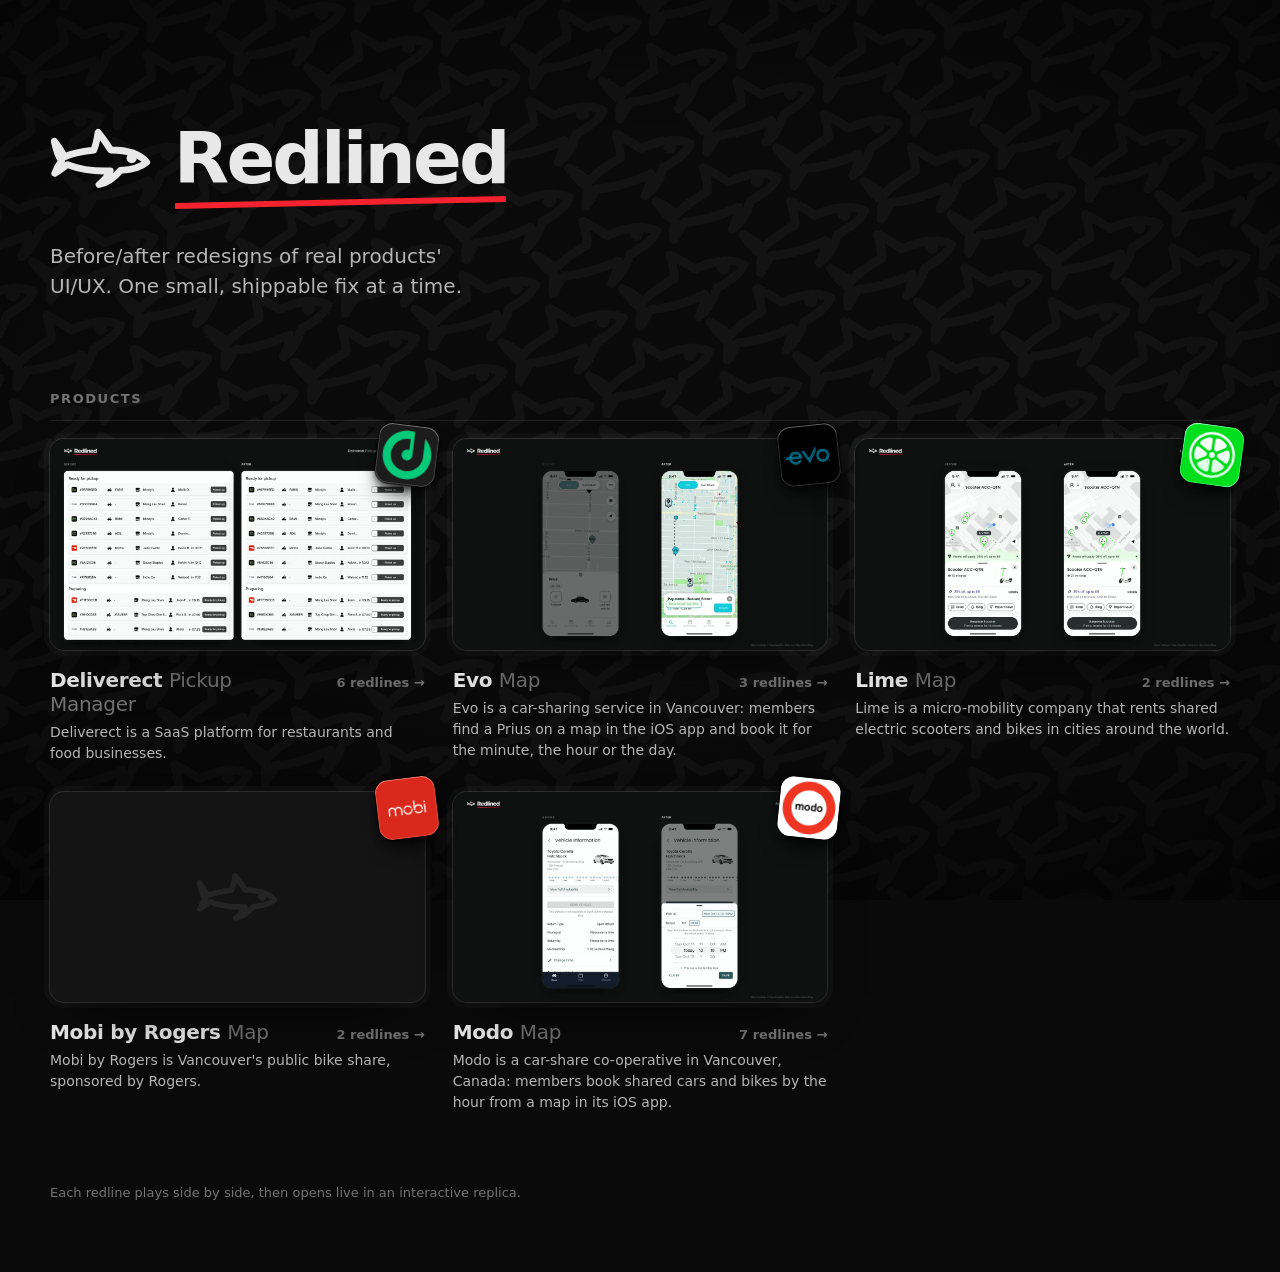
<file: index.html>
<!doctype html>
<!-- Series home: one card per product, linking to its previewer. List: products.js (generated by _tools/sync.py).
     Works from file:// (double-click) as well as from GitHub Pages. -->
<html lang="en">
<head>
<meta charset="UTF-8">
<meta name="viewport" content="width=device-width, initial-scale=1">
<title>Redlined</title>
<meta name="description" content="Before/after redesigns of real products' UI/UX.">
<meta name="theme-color" content="#0a0a0a">
<link rel="icon" type="image/svg+xml" href="_tools/logo.svg">
<link rel="stylesheet" href="_tools/brand.css">
<style>
  * { box-sizing: border-box; }
  html { background: var(--bg); color-scheme: dark; }
  body { --pattern-opacity: .035; margin: 0; min-height: 100vh; color: var(--ink); font-family: -apple-system, "SF Pro Text", system-ui, sans-serif; -webkit-font-smoothing: antialiased; }
  main { position: relative; z-index: 1; width: min(1180px, 100% - 48px); margin: 0 auto; padding: clamp(56px, 12vh, 128px) 0 72px; }
  .hero { --brand-size: clamp(40px, 7vw, 72px); }
  .hero p { max-width: 34ch; margin: 28px 0 0; font-size: clamp(17px, 2vw, 20px); line-height: 1.5; color: var(--ink-2); text-wrap: balance; }
  h2 { margin: clamp(56px, 10vh, 96px) 0 18px; padding-bottom: 14px; border-bottom: 1px solid var(--line);
    font-size: 13px; font-weight: 600; letter-spacing: .12em; text-transform: uppercase; color: var(--muted); }
  .grid { display: grid; grid-template-columns: repeat(auto-fill, minmax(min(100%, 360px), 1fr)); gap: 28px; }
  .card { display: block; color: inherit; text-decoration: none; border-radius: 16px; outline-offset: 6px; }
  .art { position: relative; }
  .cover { position: relative; aspect-ratio: 16 / 9; border-radius: 14px; overflow: hidden; background: var(--bg-raise);
    box-shadow: 0 0 0 1px #ffffff1f, 0 24px 60px -30px #000, 0 0 0 6px #ffffff08; transition: transform .5s var(--ease), box-shadow .5s var(--ease); }
  .cover img { display: block; width: 100%; height: 100%; object-fit: cover; }
  .card:hover .cover { transform: translateY(-3px); box-shadow: 0 0 0 1px #ffffff33, 0 32px 70px -30px #000, 0 0 0 6px #ffffff0d; }
  /* App icon: a sticker tucked on the cover's top-right corner, overhanging it (inside the grid gap and page gutter). */
  .icon { --tilt: 7deg; position: absolute; z-index: 1; top: -14px; right: -12px; width: 60px; aspect-ratio: 1; border-radius: 22.5%; rotate: var(--tilt); background: var(--bg-raise);
    box-shadow: 0 0 0 1px #0000008c, 0 14px 22px -8px #000d, 0 3px 7px #0009; transition: rotate .5s var(--ease), translate .5s var(--ease), box-shadow .5s var(--ease); pointer-events: none; }
  .icon img { display: block; width: 100%; height: 100%; border-radius: inherit; }
  .icon::after { content: ''; position: absolute; inset: 0; border-radius: inherit; box-shadow: inset 0 0 0 1px #ffffff2e, inset 0 1px 0 #ffffff40; }
  .card:hover .icon { rotate: 0deg; translate: 0 -6px; box-shadow: 0 0 0 1px #0000008c, 0 22px 28px -10px #000d, 0 4px 9px #0009; }
  .meta { display: flex; align-items: baseline; justify-content: space-between; gap: 16px; margin-top: 18px; }
  .meta h3 { margin: 0; font-size: 20px; font-weight: 650; letter-spacing: -.015em; }
  .meta h3 span { color: var(--muted); font-weight: 500; }
  .count { flex-shrink: 0; font-size: 13px; font-weight: 600; color: var(--muted); font-variant-numeric: tabular-nums; transition: color .2s ease; }
  .card:hover .count { color: var(--accent-ink); }
  .card p { margin: 6px 0 0; font-size: 14px; line-height: 1.5; color: var(--ink-2); }
  footer { margin-top: 72px; font-size: 13px; color: var(--muted); }
  a:focus-visible { outline: 2px solid var(--accent); }
  @media (max-width: 480px) { .icon { width: 44px; top: -10px; right: -8px; } }
  @media (prefers-reduced-motion: reduce) { * { transition: none !important; } }
</style>
</head>
<body>
  <div class="brand-bg"></div>
  <main>
    <section class="hero">
      <h1 class="brand" style="margin: 0"><span class="brand-mark"></span><span class="brand-word">Redlined</span></h1>
      <p>Before/after redesigns of real products' UI/UX. One small, shippable fix at a time.</p>
    </section>
    <h2>Products</h2>
    <div class="grid" id="grid"></div>
    <footer>Each redline plays side by side, then opens live in an interactive replica.</footer>
  </main>
<script src="products.js"></script>
<script>
  // Classic script so the page also works from file://.
  const TILTS = [7, -6, 8, -7, 6];  // degrees, by card index: a few degrees off square, never the same twice in a row
  const esc = text => String(text).replace(/[&<>"]/g, c => `&#${c.charCodeAt(0)};`);
  document.querySelector('#grid').innerHTML = REDLINED_PRODUCTS.map(({ product, name, label, about, cover, icon, count }, i) => {
    const surface = label.split(' · ').slice(1).join(' · ');
    return `<a class="card" href="${product}/index.html">
      <div class="art">
        <div class="cover${cover ? '' : ' brand-placeholder'}">${cover ? `<img src="${cover}" alt="" width="1280" height="720" decoding="async">` : ''}</div>
        ${icon ? `<span class="icon" style="--tilt: ${TILTS[i % TILTS.length]}deg"><img src="${icon}" alt="" width="256" height="256" decoding="async"></span>` : ''}
      </div>
      <div class="meta"><h3>${esc(name)}${surface ? ` <span>${esc(surface)}</span>` : ''}</h3><span class="count">${count} redline${count === 1 ? '' : 's'} →</span></div>
      ${about ? `<p>${esc(about)}</p>` : ''}
    </a>`;
  }).join('');
</script>
</body>
</html>
</file>
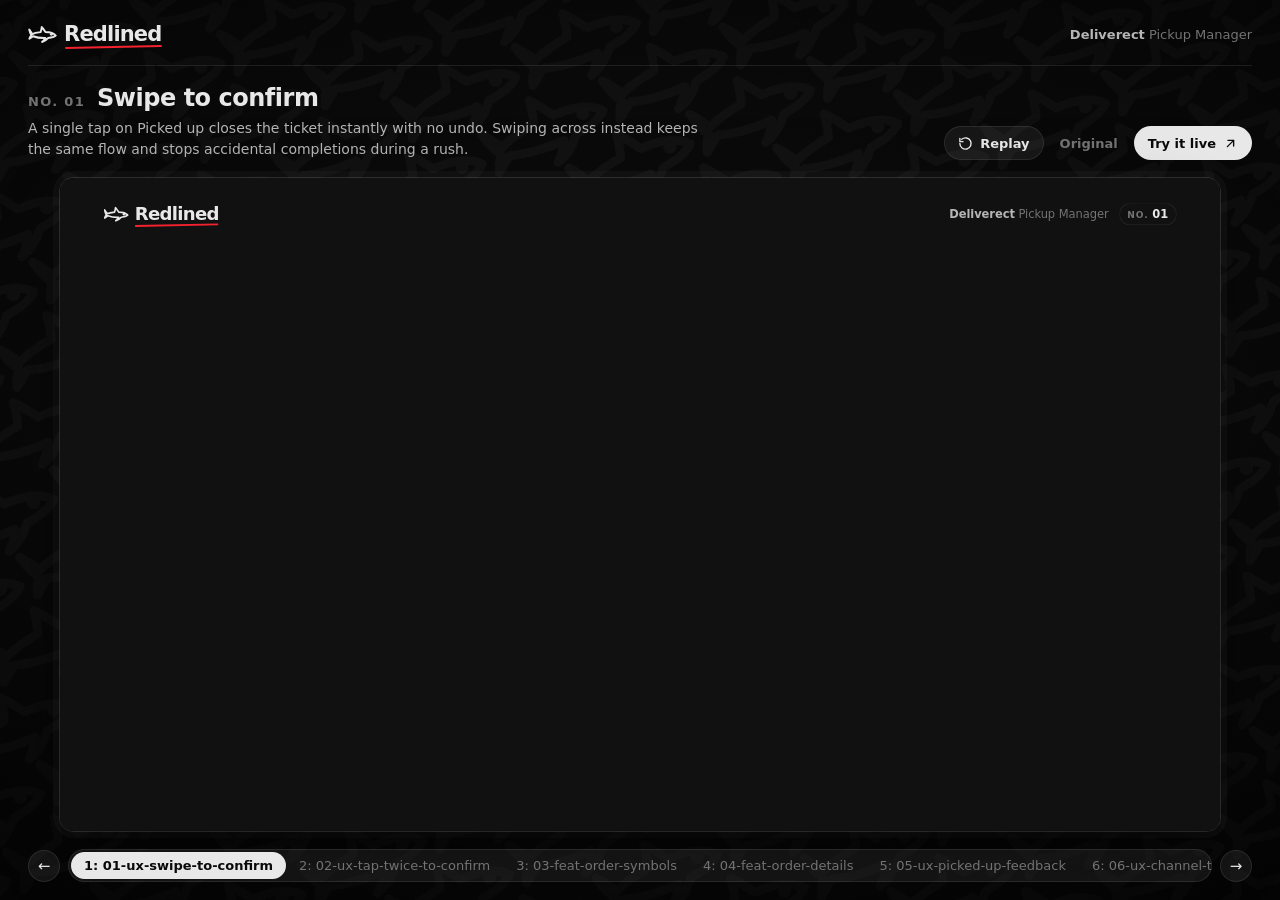
<file: deliverect/index.html>
<!doctype html>
<!-- Previewer: runs each redline live in the stage, with replay and a link to the live, interactive mock.
     Works from file:// (double-click) and from _tools/serve.py. List: _shared/redlines.js (generated by _tools/sync.py). Deep link: #<folder> -->
<html lang="en">
<head>
<meta charset="UTF-8">
<meta name="viewport" content="width=device-width, initial-scale=1">
<meta name="theme-color" content="#0a0a0a">
<title>Redlined · Deliverect</title>
<link rel="icon" type="image/svg+xml" href="../_tools/logo.svg">
<link rel="stylesheet" href="../_tools/brand.css">
<link rel="stylesheet" href="../_tools/previewer.css">
</head>
<body>
  <div class="brand-bg"></div>
  <div class="top">
    <a class="brand home" href="../index.html" aria-label="Redlined home"><span class="brand-mark"></span><span class="brand-word">Redlined</span></a>
    <div class="product" id="product"></div>
  </div>
  <header>
    <div>
      <h1><span class="n" id="n"></span><span id="title"></span></h1>
      <p id="caption"></p>
    </div>
    <div class="actions">
      <button class="btn" id="replay-btn" type="button">
        <svg viewBox="0 0 24 24" fill="none" stroke="currentColor" stroke-width="2.2" stroke-linecap="round" stroke-linejoin="round" aria-hidden="true"><path d="M3 12a9 9 0 1 0 3-6.7"/><path d="M3 4v5h5"/></svg>Replay
      </button>
      <a class="btn quiet" id="original" target="_blank" rel="noopener">Original</a>
      <a class="btn primary" id="live" target="_blank" rel="noopener">
        Try it live
        <svg viewBox="0 0 24 24" fill="none" stroke="currentColor" stroke-width="2.2" stroke-linecap="round" stroke-linejoin="round" aria-hidden="true"><path d="M7 17 17 7"/><path d="M8 7h9v9"/></svg>
      </a>
    </div>
  </header>
  <div class="player">
    <div class="screen" id="screen">
      <iframe id="stage" title="Redline preview" allow="autoplay"></iframe>
      <div class="empty brand-placeholder with-text" id="empty" hidden></div>
    </div>
  </div>
  <nav aria-label="Redlines">
    <button class="arrow" id="prev" aria-label="Previous redline">←</button>
    <div class="seg" id="seg"></div>
    <button class="arrow" id="next" aria-label="Next redline">→</button>
  </nav>
<script src="_shared/redlines.js"></script>
<script src="../_tools/previewer.js"></script>
</body>
</html>
</file>
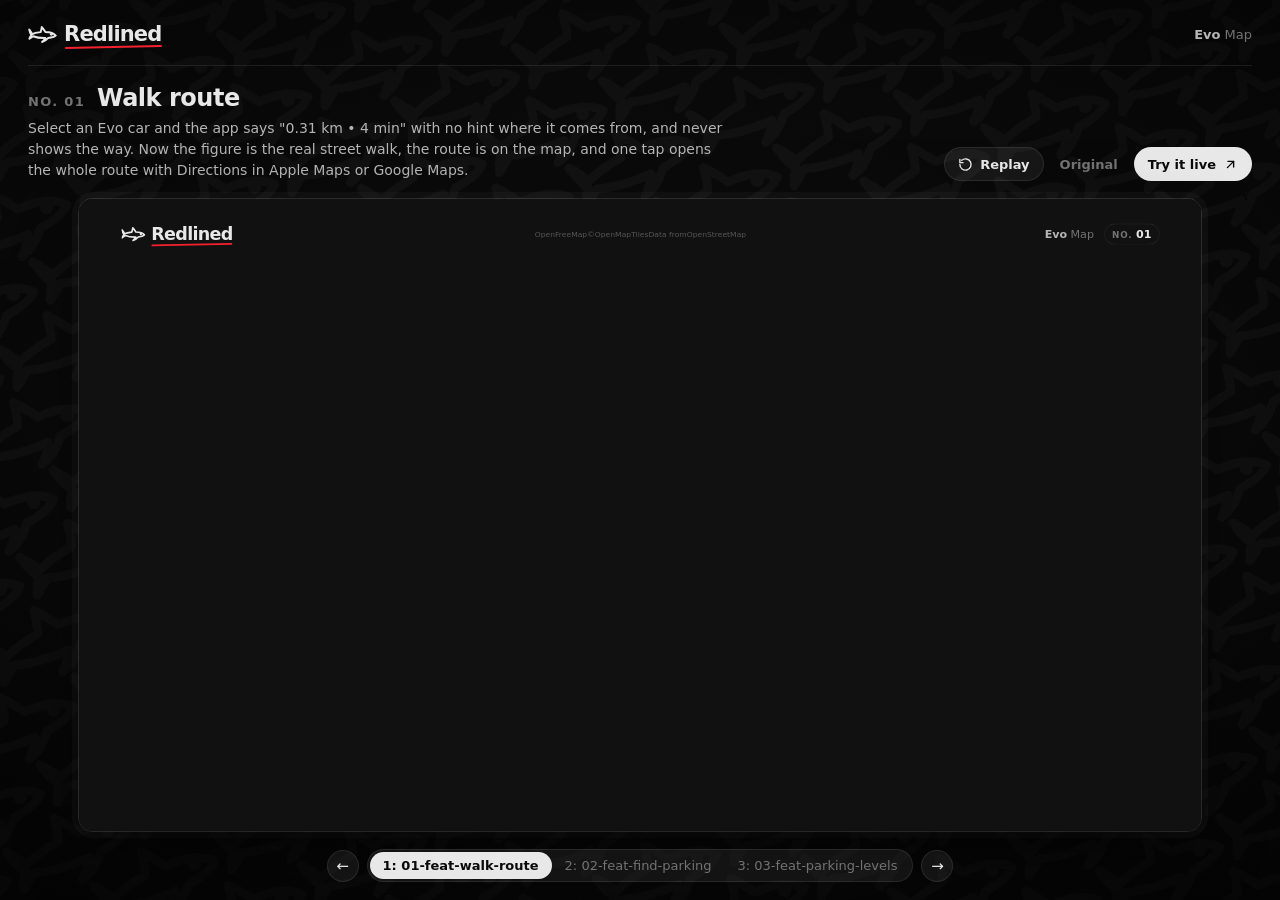
<file: evo/index.html>
<!doctype html>
<!-- Previewer: runs each redline live in the stage, with replay and a link to the live, interactive mock.
     Works from file:// (double-click) and from _tools/serve.py. List: _shared/redlines.js (generated by _tools/sync.py). Deep link: #<folder> -->
<html lang="en">
<head>
<meta charset="UTF-8">
<meta name="viewport" content="width=device-width, initial-scale=1">
<meta name="theme-color" content="#0a0a0a">
<title>Redlined · Evo</title>
<link rel="icon" type="image/svg+xml" href="../_tools/logo.svg">
<link rel="stylesheet" href="../_tools/brand.css">
<link rel="stylesheet" href="../_tools/previewer.css">
</head>
<body>
  <div class="brand-bg"></div>
  <div class="top">
    <a class="brand home" href="../index.html" aria-label="Redlined home"><span class="brand-mark"></span><span class="brand-word">Redlined</span></a>
    <div class="product" id="product"></div>
  </div>
  <header>
    <div>
      <h1><span class="n" id="n"></span><span id="title"></span></h1>
      <p id="caption"></p>
    </div>
    <div class="actions">
      <button class="btn" id="replay-btn" type="button">
        <svg viewBox="0 0 24 24" fill="none" stroke="currentColor" stroke-width="2.2" stroke-linecap="round" stroke-linejoin="round" aria-hidden="true"><path d="M3 12a9 9 0 1 0 3-6.7"/><path d="M3 4v5h5"/></svg>Replay
      </button>
      <a class="btn quiet" id="original" target="_blank" rel="noopener">Original</a>
      <a class="btn primary" id="live" target="_blank" rel="noopener">
        Try it live
        <svg viewBox="0 0 24 24" fill="none" stroke="currentColor" stroke-width="2.2" stroke-linecap="round" stroke-linejoin="round" aria-hidden="true"><path d="M7 17 17 7"/><path d="M8 7h9v9"/></svg>
      </a>
    </div>
  </header>
  <div class="player">
    <div class="screen" id="screen">
      <iframe id="stage" title="Redline preview" allow="autoplay"></iframe>
      <div class="empty brand-placeholder with-text" id="empty" hidden></div>
    </div>
  </div>
  <nav aria-label="Redlines">
    <button class="arrow" id="prev" aria-label="Previous redline">←</button>
    <div class="seg" id="seg"></div>
    <button class="arrow" id="next" aria-label="Next redline">→</button>
  </nav>
<script src="_shared/redlines.js"></script>
<script src="../_tools/previewer.js"></script>
</body>
</html>
</file>
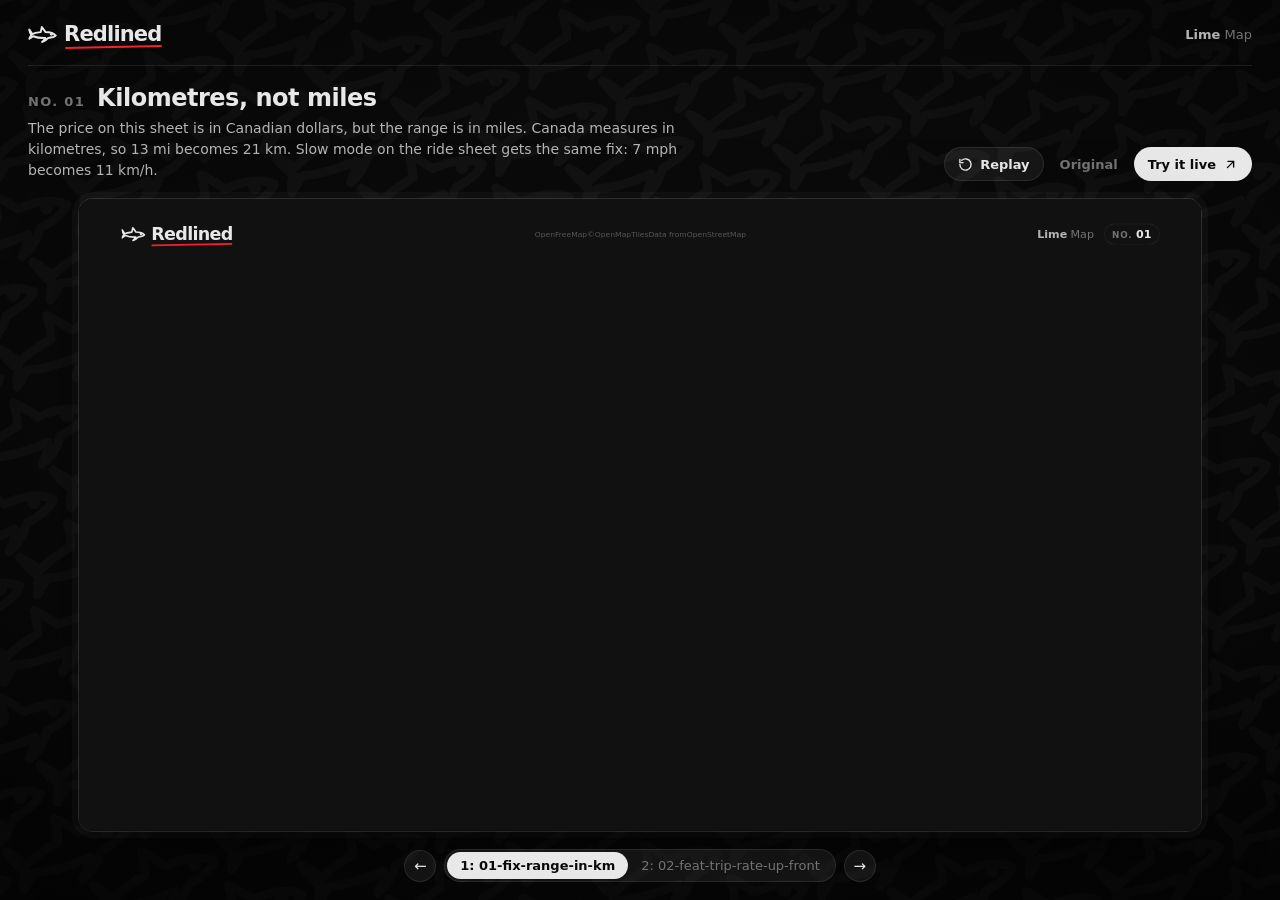
<file: lime/index.html>
<!doctype html>
<!-- Previewer: runs each redline live in the stage, with replay and a link to the live, interactive mock.
     Works from file:// (double-click) and from _tools/serve.py. List: _shared/redlines.js (generated by _tools/sync.py). Deep link: #<folder> -->
<html lang="en">
<head>
<meta charset="UTF-8">
<meta name="viewport" content="width=device-width, initial-scale=1">
<meta name="theme-color" content="#0a0a0a">
<title>Redlined · Lime</title>
<link rel="icon" type="image/svg+xml" href="../_tools/logo.svg">
<link rel="stylesheet" href="../_tools/brand.css">
<link rel="stylesheet" href="../_tools/previewer.css">
</head>
<body>
  <div class="brand-bg"></div>
  <div class="top">
    <a class="brand home" href="../index.html" aria-label="Redlined home"><span class="brand-mark"></span><span class="brand-word">Redlined</span></a>
    <div class="product" id="product"></div>
  </div>
  <header>
    <div>
      <h1><span class="n" id="n"></span><span id="title"></span></h1>
      <p id="caption"></p>
    </div>
    <div class="actions">
      <button class="btn" id="replay-btn" type="button">
        <svg viewBox="0 0 24 24" fill="none" stroke="currentColor" stroke-width="2.2" stroke-linecap="round" stroke-linejoin="round" aria-hidden="true"><path d="M3 12a9 9 0 1 0 3-6.7"/><path d="M3 4v5h5"/></svg>Replay
      </button>
      <a class="btn quiet" id="original" target="_blank" rel="noopener">Original</a>
      <a class="btn primary" id="live" target="_blank" rel="noopener">
        Try it live
        <svg viewBox="0 0 24 24" fill="none" stroke="currentColor" stroke-width="2.2" stroke-linecap="round" stroke-linejoin="round" aria-hidden="true"><path d="M7 17 17 7"/><path d="M8 7h9v9"/></svg>
      </a>
    </div>
  </header>
  <div class="player">
    <div class="screen" id="screen">
      <iframe id="stage" title="Redline preview" allow="autoplay"></iframe>
      <div class="empty brand-placeholder with-text" id="empty" hidden></div>
    </div>
  </div>
  <nav aria-label="Redlines">
    <button class="arrow" id="prev" aria-label="Previous redline">←</button>
    <div class="seg" id="seg"></div>
    <button class="arrow" id="next" aria-label="Next redline">→</button>
  </nav>
<script src="_shared/redlines.js"></script>
<script src="../_tools/previewer.js"></script>
</body>
</html>
</file>
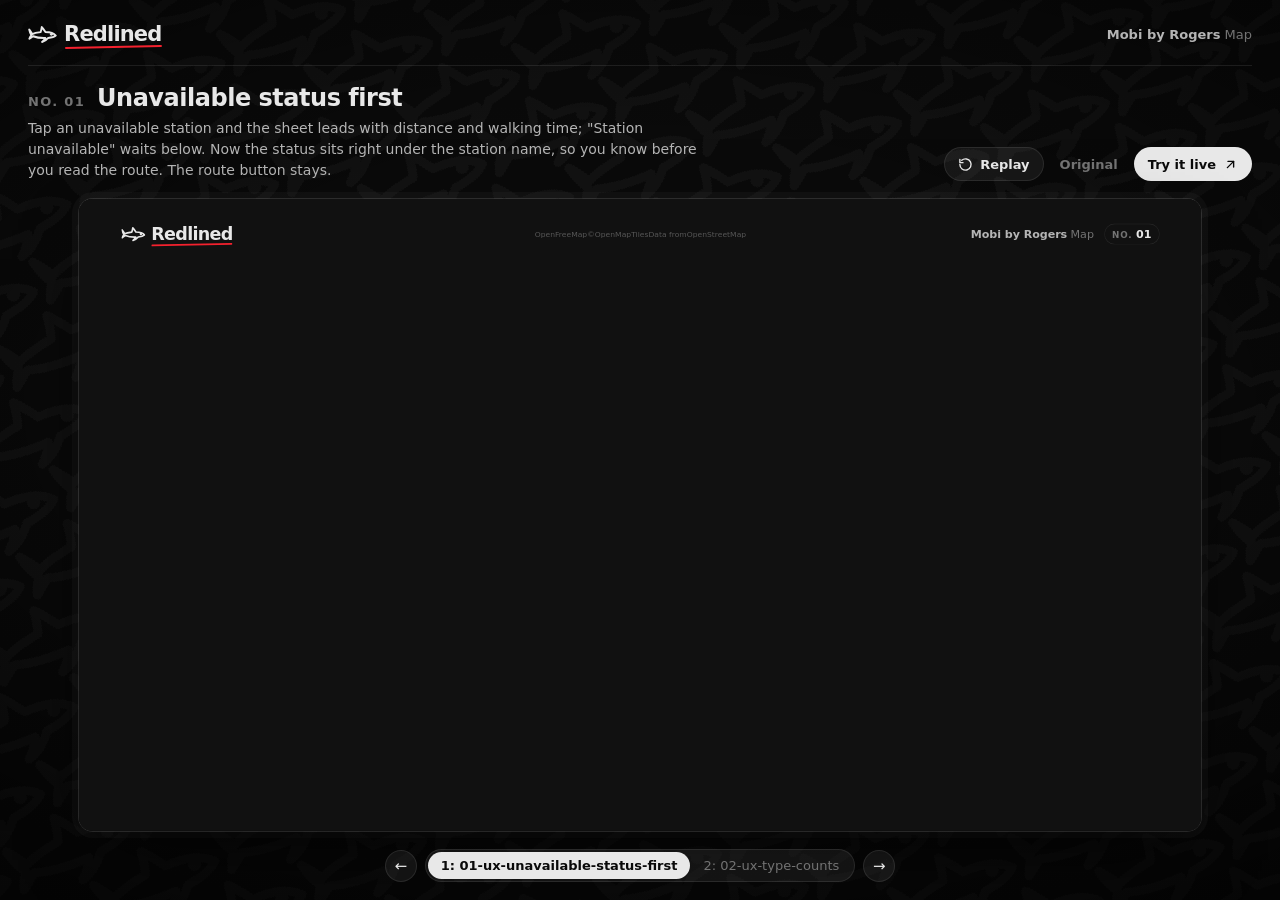
<file: mobi/index.html>
<!doctype html>
<!-- Previewer: runs each redline live in the stage, with replay and a link to the live, interactive mock.
     Works from file:// (double-click) and from _tools/serve.py. List: _shared/redlines.js (generated by _tools/sync.py). Deep link: #<folder> -->
<html lang="en">
<head>
<meta charset="UTF-8">
<meta name="viewport" content="width=device-width, initial-scale=1">
<meta name="theme-color" content="#0a0a0a">
<title>Redlined · Mobi by Rogers</title>
<link rel="icon" type="image/svg+xml" href="../_tools/logo.svg">
<link rel="stylesheet" href="../_tools/brand.css">
<link rel="stylesheet" href="../_tools/previewer.css">
</head>
<body>
  <div class="brand-bg"></div>
  <div class="top">
    <a class="brand home" href="../index.html" aria-label="Redlined home"><span class="brand-mark"></span><span class="brand-word">Redlined</span></a>
    <div class="product" id="product"></div>
  </div>
  <header>
    <div>
      <h1><span class="n" id="n"></span><span id="title"></span></h1>
      <p id="caption"></p>
    </div>
    <div class="actions">
      <button class="btn" id="replay-btn" type="button">
        <svg viewBox="0 0 24 24" fill="none" stroke="currentColor" stroke-width="2.2" stroke-linecap="round" stroke-linejoin="round" aria-hidden="true"><path d="M3 12a9 9 0 1 0 3-6.7"/><path d="M3 4v5h5"/></svg>Replay
      </button>
      <a class="btn quiet" id="original" target="_blank" rel="noopener">Original</a>
      <a class="btn primary" id="live" target="_blank" rel="noopener">
        Try it live
        <svg viewBox="0 0 24 24" fill="none" stroke="currentColor" stroke-width="2.2" stroke-linecap="round" stroke-linejoin="round" aria-hidden="true"><path d="M7 17 17 7"/><path d="M8 7h9v9"/></svg>
      </a>
    </div>
  </header>
  <div class="player">
    <div class="screen" id="screen">
      <iframe id="stage" title="Redline preview" allow="autoplay"></iframe>
      <div class="empty brand-placeholder with-text" id="empty" hidden></div>
    </div>
  </div>
  <nav aria-label="Redlines">
    <button class="arrow" id="prev" aria-label="Previous redline">←</button>
    <div class="seg" id="seg"></div>
    <button class="arrow" id="next" aria-label="Next redline">→</button>
  </nav>
<script src="_shared/redlines.js"></script>
<script src="../_tools/previewer.js"></script>
</body>
</html>
</file>
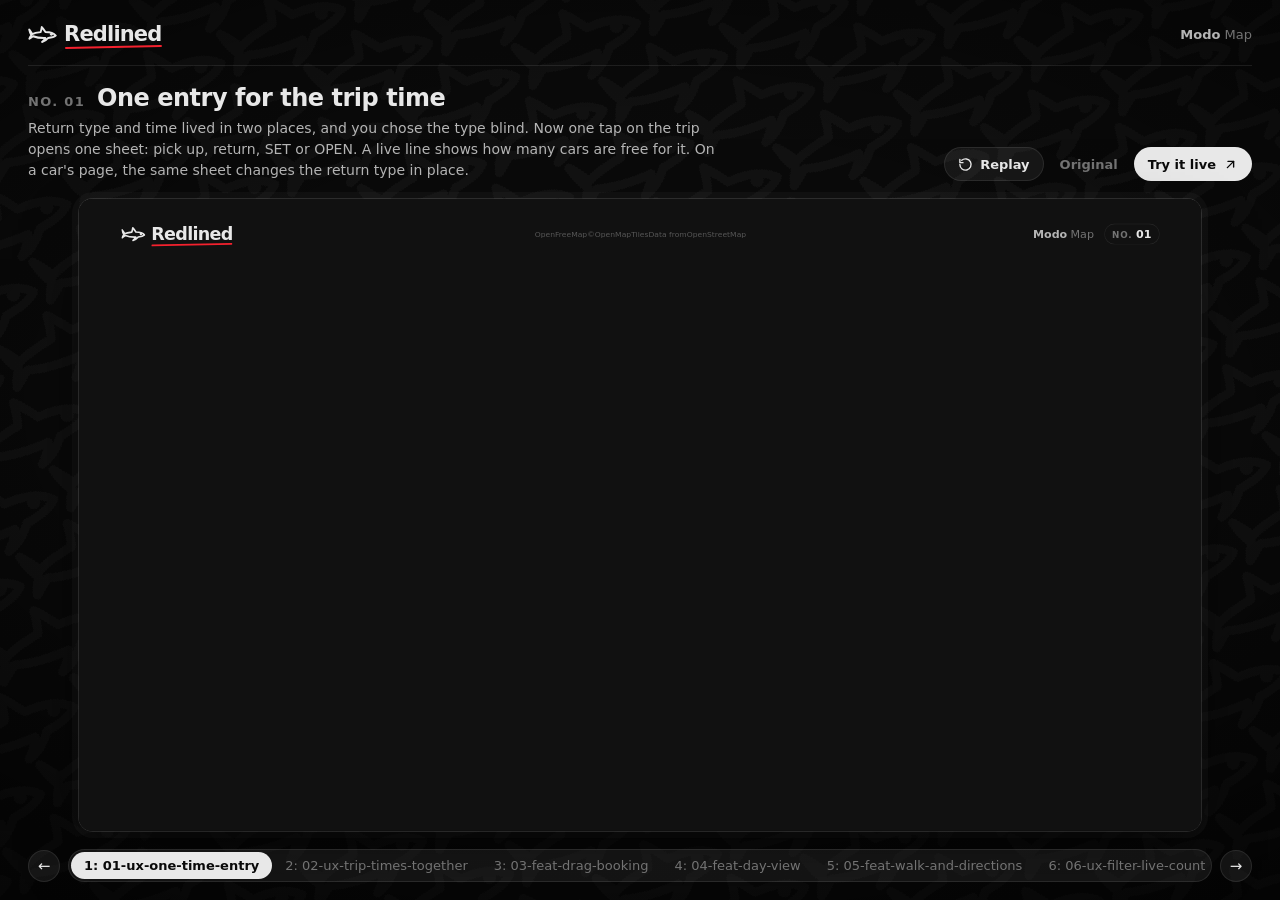
<file: modo/index.html>
<!doctype html>
<!-- Previewer: runs each redline live in the stage, with replay and a link to the live, interactive mock.
     Works from file:// (double-click) and from _tools/serve.py. List: _shared/redlines.js (generated by _tools/sync.py). Deep link: #<folder> -->
<html lang="en">
<head>
<meta charset="UTF-8">
<meta name="viewport" content="width=device-width, initial-scale=1">
<meta name="theme-color" content="#0a0a0a">
<title>Redlined · Modo</title>
<link rel="icon" type="image/svg+xml" href="../_tools/logo.svg">
<link rel="stylesheet" href="../_tools/brand.css">
<link rel="stylesheet" href="../_tools/previewer.css">
</head>
<body>
  <div class="brand-bg"></div>
  <div class="top">
    <a class="brand home" href="../index.html" aria-label="Redlined home"><span class="brand-mark"></span><span class="brand-word">Redlined</span></a>
    <div class="product" id="product"></div>
  </div>
  <header>
    <div>
      <h1><span class="n" id="n"></span><span id="title"></span></h1>
      <p id="caption"></p>
    </div>
    <div class="actions">
      <button class="btn" id="replay-btn" type="button">
        <svg viewBox="0 0 24 24" fill="none" stroke="currentColor" stroke-width="2.2" stroke-linecap="round" stroke-linejoin="round" aria-hidden="true"><path d="M3 12a9 9 0 1 0 3-6.7"/><path d="M3 4v5h5"/></svg>Replay
      </button>
      <a class="btn quiet" id="original" target="_blank" rel="noopener">Original</a>
      <a class="btn primary" id="live" target="_blank" rel="noopener">
        Try it live
        <svg viewBox="0 0 24 24" fill="none" stroke="currentColor" stroke-width="2.2" stroke-linecap="round" stroke-linejoin="round" aria-hidden="true"><path d="M7 17 17 7"/><path d="M8 7h9v9"/></svg>
      </a>
    </div>
  </header>
  <div class="player">
    <div class="screen" id="screen">
      <iframe id="stage" title="Redline preview" allow="autoplay"></iframe>
      <div class="empty brand-placeholder with-text" id="empty" hidden></div>
    </div>
  </div>
  <nav aria-label="Redlines">
    <button class="arrow" id="prev" aria-label="Previous redline">←</button>
    <div class="seg" id="seg"></div>
    <button class="arrow" id="next" aria-label="Next redline">→</button>
  </nav>
<script src="_shared/redlines.js"></script>
<script src="../_tools/previewer.js"></script>
</body>
</html>
</file>
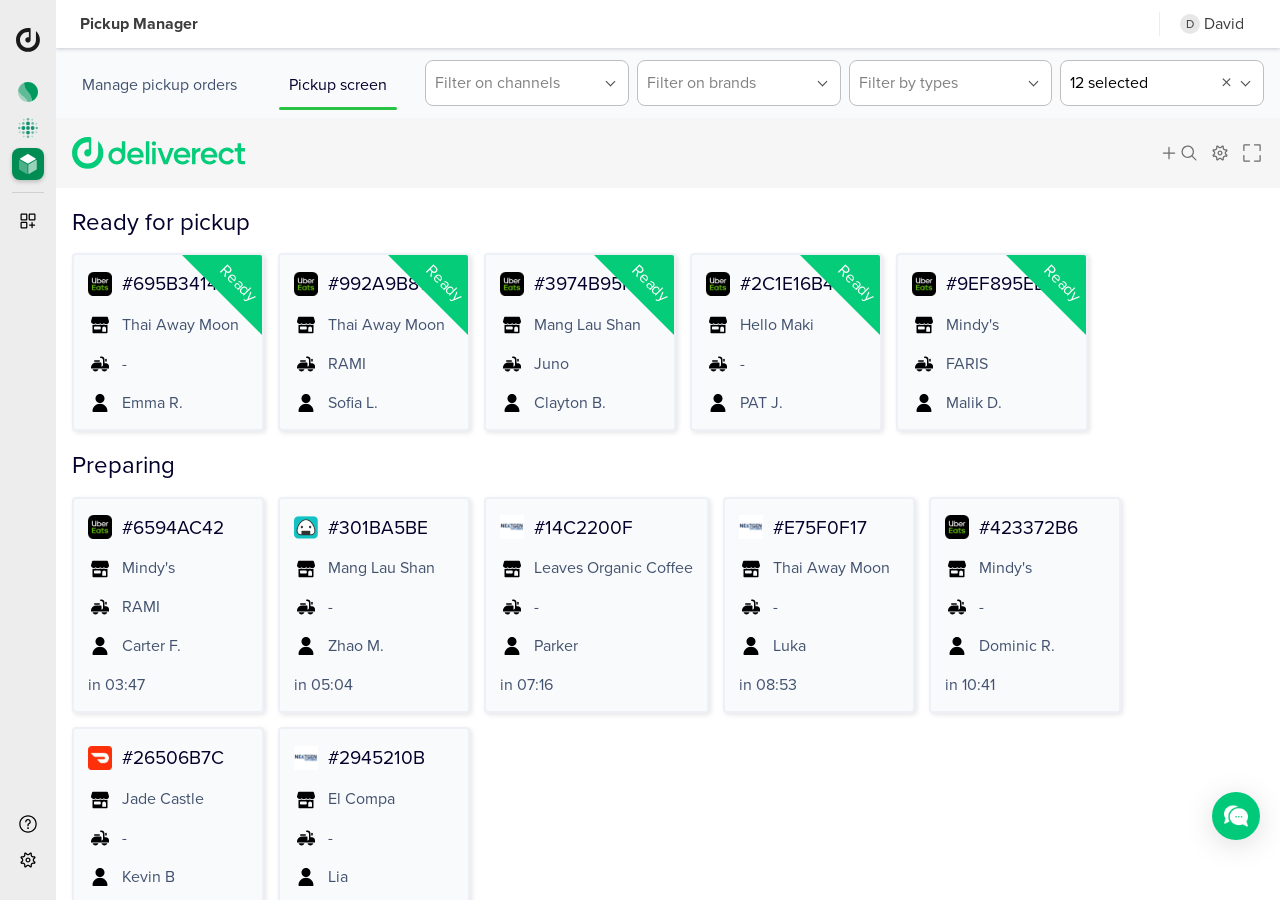
<file: deliverect/mock/index.html>
<!doctype html>
<html lang="en">
<head>
  <meta charset="UTF-8">
  <meta name="viewport" content="width=device-width, initial-scale=1">
  <meta name="color-scheme" content="light">
  <title>Deliverect – Pickup Manager Mock</title>
  <link rel="stylesheet" href="styles.css">
</head>
<body>
  <aside class="sidebar" aria-label="Main navigation">
    <img class="brand-mark" src="assets/deliverect.svg" alt="Deliverect">
    <nav>
      <button class="nav-icon restaurants" aria-label="Restaurants" title="Restaurants (outside this mock)"><img src="assets/restaurants.svg" alt=""></button>
      <button class="nav-icon direct-suite" aria-label="Direct Suite" title="Direct Suite (outside this mock)"><img src="assets/direct-suite.svg" alt=""></button>
      <button class="nav-icon active" aria-label="Pickup Manager" aria-current="page"><img src="assets/pickup-manager.svg" alt=""></button>
      <hr>
      <button class="nav-icon" aria-label="Explore more" title="Outside this mock"><img src="assets/explore-more.svg" alt=""></button>
    </nav>
    <div class="nav-bottom">
      <button class="nav-icon" aria-label="Help center" title="Outside this mock"><img src="assets/help-center.svg" alt=""></button>
      <button class="nav-icon" aria-label="Configurations" title="Outside this mock"><img src="assets/settings.svg" alt=""></button>
    </div>
  </aside>
  <div class="app">
    <header class="topbar"><strong>Pickup Manager</strong><button class="profile" aria-label="David"><span>D</span> David</button></header>
    <div class="filterbar">
      <div class="tabs"><button data-view="manage">Manage pickup orders</button><button data-view="pickup" class="selected" aria-current="page">Pickup screen</button></div>
      <div id="filters" class="filters"></div>
    </div>
    <main id="pickup-screen">
      <div class="screen-toolbar">
        <img class="wordmark" src="assets/deliverect.svg" alt="Deliverect">
        <div class="manage-tools" hidden>
          <label class="order-search"><img src="assets/search.svg" alt=""><input id="order-search" type="search" aria-label="Search pickup orders" placeholder="Search by Order ID, Driver Name, Delivery Channel or Customer Name"></label>
          <button id="qr-scanning" class="action-button">Activate QR scanning</button>
        </div>
        <div class="tools">
          <button id="zoom" aria-label="Enlarge font size" title="Enlarge font size"><img src="assets/plus.svg" alt=""><img src="assets/search.svg" alt=""></button>
          <button id="settings" aria-label="Settings" title="Settings"><img src="assets/settings.svg" alt=""></button>
          <button id="fullscreen" aria-label="Full screen" title="Full screen"><img src="assets/full-screen.svg" alt=""></button>
        </div>
      </div>
      <div id="board" class="board" aria-live="polite"></div>
      <footer id="tracker" hidden>Track your order <span>clubkitchen.example/track</span></footer>
    </main>
  </div>
  <button class="messenger" aria-label="Open Intercom Messenger" title="Support is outside this mock"><img src="assets/intercom.png" alt=""></button>
  <dialog id="settings-dialog" aria-labelledby="settings-title">
    <header class="modal-header"><h1 id="settings-title">Settings</h1><button id="close-settings" aria-label="Close modal">×</button></header>
    <div id="settings-body" class="modal-body"></div>
    <footer class="modal-footer"><button disabled title="Sales booking is outside this mock">Book a Demo</button></footer>
  </dialog>
  <dialog id="qr-dialog" aria-labelledby="qr-title">
    <header><h2 id="qr-title">Settings</h2><button id="close-qr" aria-label="Close QR settings">×</button></header>
    <p>You can activate QR code scanning for a location, to allow tracking order statuses.</p>
  </dialog>
  <script src="model.js"></script>
  <script src="manage.js"></script>
  <script src="app.js"></script>
  <script src="../../_tools/play.js"></script>
</body>
</html>
</file>
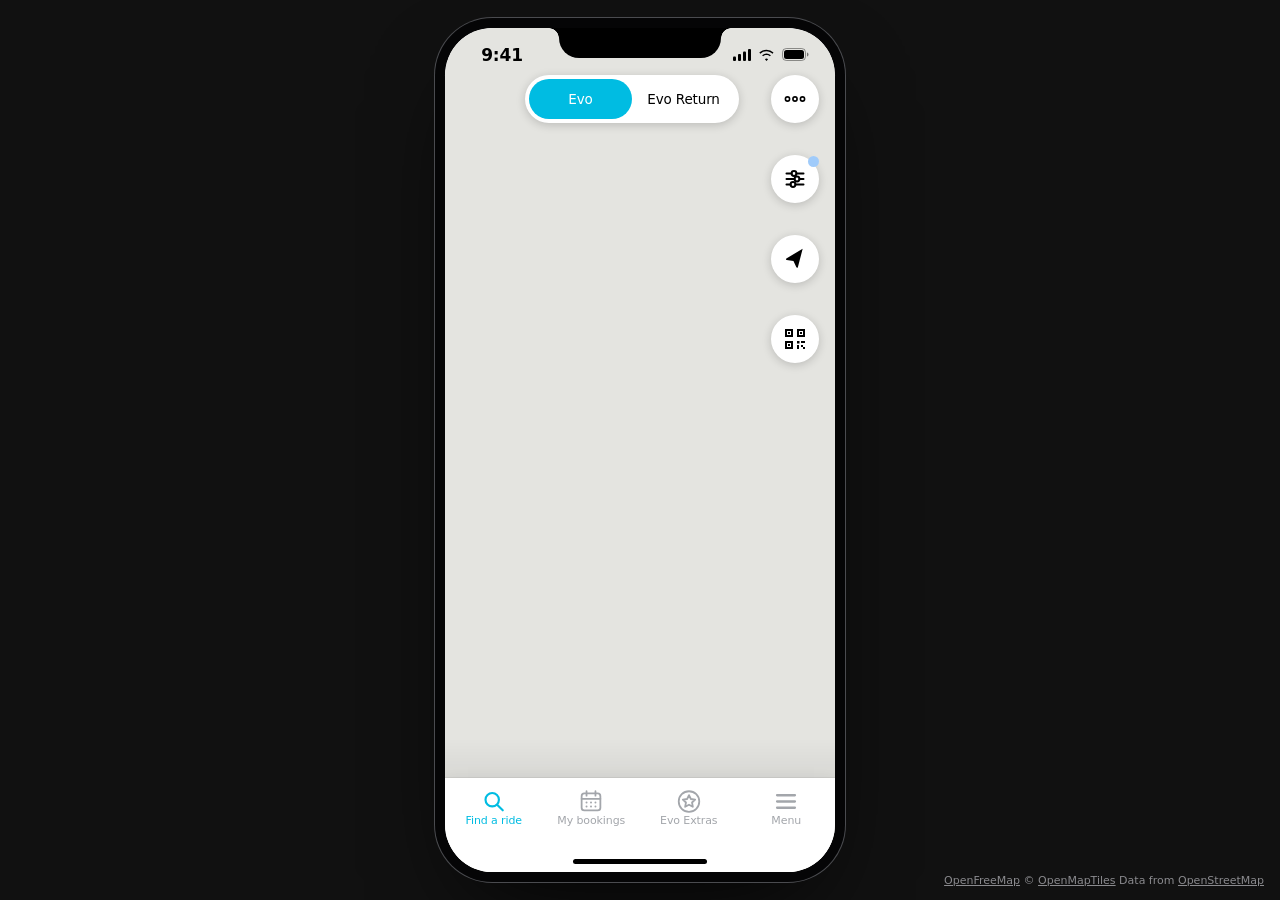
<file: evo/mock/index.html>
<!doctype html>
<html lang="en">
<head>
  <meta charset="UTF-8">
  <meta name="viewport" content="width=device-width, initial-scale=1, viewport-fit=cover">
  <meta name="color-scheme" content="light">
  <title>Evo – Map Mock</title>
  <link rel="preconnect" href="https://tiles.openfreemap.org" crossorigin>
  <script>
    // Start the map's first requests while MapLibre downloads and parses; it asks for them one after another (style, tile index, then label fonts once tiles are parsed). The style URL is IosMapStyle.BRIGHT.
    for (const path of ['styles/bright', 'planet', 'fonts/Noto%20Sans%20Regular/0-255.pbf']) fetch(`https://tiles.openfreemap.org/${path}`).catch(() => {});
  </script>
  <link rel="stylesheet" href="../../_ios/maplibre/maplibre-gl.css">
  <link rel="stylesheet" href="../../_ios/device.css">
  <link rel="stylesheet" href="styles.css">
</head>
<body>
  <!-- Every glyph is an inline SVG drawn for this mock (the real app's icon font stays out of the repo). -->
  <svg width="0" height="0" style="position:absolute" aria-hidden="true">
    <defs>
      <symbol id="i-more" viewBox="0 0 24 24"><g fill="none" stroke="currentColor" stroke-width="1.6"><circle cx="4.5" cy="12" r="2.1"/><circle cx="12" cy="12" r="2.1"/><circle cx="19.5" cy="12" r="2.1"/></g></symbol>
      <symbol id="i-filters" viewBox="0 0 24 24"><g fill="none" stroke="currentColor" stroke-width="2" stroke-linecap="round"><path d="M3.5 6.5h5M13.5 6.5h7M3.5 12h8M16.5 12h4M3.5 17.5h4M12.5 17.5h8"/><circle cx="11" cy="6.5" r="2.4"/><circle cx="14" cy="12" r="2.4"/><circle cx="10" cy="17.5" r="2.4"/></g></symbol>
      <symbol id="i-locate" viewBox="0 0 24 24"><path d="M21 3 3.5 10.3c-.7.3-.6 1.3.1 1.5l6.6 2 2 6.6c.2.7 1.2.8 1.5.1L21 3z" fill="currentColor" transform="rotate(-8 12 12)"/></symbol>
      <symbol id="i-qr" viewBox="0 0 24 24"><g fill="currentColor"><path fill-rule="evenodd" d="M2 2h8v8H2zm2 2v4h4V4zM14 2h8v8h-8zm2 2v4h4V4zM2 14h8v8H2zm2 2v4h4v-4z"/><path d="M5 5h2v2H5zM17 5h2v2h-2zM5 17h2v2H5zM14 14h2.5v2.5H14zM18 14h4v2h-4zM14 18h2v4h-2zM18 18h2v2h-2zM20 20h2v2h-2z"/></g></symbol>
      <symbol id="i-search" viewBox="0 0 28 28"><g fill="none" stroke="currentColor" stroke-width="2.4" stroke-linecap="round"><circle cx="12" cy="12" r="7.5"/><path d="m17.8 17.8 6 6"/></g></symbol>
      <symbol id="i-calendar" viewBox="0 0 28 28"><g fill="none" stroke="currentColor" stroke-width="2" stroke-linecap="round" stroke-linejoin="round"><rect x="3.5" y="5" width="21" height="19" rx="3"/><path d="M3.5 11h21M9 2.5v5M19 2.5v5"/></g><g fill="currentColor"><circle cx="9" cy="15" r="1.1"/><circle cx="14" cy="15" r="1.1"/><circle cx="19" cy="15" r="1.1"/><circle cx="9" cy="19.5" r="1.1"/><circle cx="14" cy="19.5" r="1.1"/><circle cx="19" cy="19.5" r="1.1"/></g></symbol>
      <symbol id="i-star" viewBox="0 0 28 28"><g fill="none" stroke="currentColor" stroke-width="2" stroke-linejoin="round"><circle cx="14" cy="14" r="11.5"/><path d="m14 6.8 2.1 4.4 4.8.6-3.5 3.3.9 4.8-4.3-2.3-4.3 2.3.9-4.8-3.5-3.3 4.8-.6z"/></g></symbol>
      <symbol id="i-menu" viewBox="0 0 28 28"><path d="M4 7h20M4 14h20M4 21h20" fill="none" stroke="currentColor" stroke-width="2.6" stroke-linecap="round"/></symbol>
      <symbol id="i-fuel" viewBox="0 0 20 24"><g fill="none" stroke="currentColor" stroke-width="2" stroke-linecap="round" stroke-linejoin="round"><path d="M2 22V4.5C2 3.1 3.1 2 4.5 2h5C10.9 2 12 3.1 12 4.5V22M1 22h12"/><path d="M12 9h2.2c1.2 0 2 .8 2 2v6.2c0 .9.7 1.6 1.6 1.6s1.6-.7 1.6-1.6V8.5L16.5 5.5"/></g><rect x="4.5" y="5" width="5" height="5" rx="1" fill="currentColor"/></symbol>
      <symbol id="i-walk" viewBox="0 0 20 24"><g fill="none" stroke="currentColor" stroke-width="2.2" stroke-linecap="round" stroke-linejoin="round"><path d="M8 8.2 5 10.6 4.4 14.2M8.4 8.5l1.9 3.4 3.4 1.7M10.3 11.9 9 16.8 6 22M10.3 12.4l2.4 3.4.3 5.8"/></g><circle cx="9.6" cy="3.6" r="2.2" fill="currentColor"/></symbol>
      <symbol id="i-up" viewBox="0 0 24 24"><path d="m6.5 14.5 5.5-5.5 5.5 5.5" fill="none" stroke="currentColor" stroke-width="2.6" stroke-linecap="round" stroke-linejoin="round"/></symbol>
      <symbol id="i-down" viewBox="0 0 24 24"><path d="m5.5 9 6.5 6.5L18.5 9" fill="none" stroke="currentColor" stroke-width="2.6" stroke-linecap="round" stroke-linejoin="round"/></symbol>
      <symbol id="i-pin" viewBox="0 0 24 24"><g fill="none" stroke="currentColor" stroke-width="2"><path d="M12 22c-4-4.6-7-8.4-7-12.2C5 5.8 8 3 12 3s7 2.800 7 6.800c0 3.800-3 7.600-7 12.200z" stroke-linejoin="round"/><circle cx="12" cy="9.800" r="2.800"/></g></symbol>
      <symbol id="i-tag" viewBox="0 0 24 24"><g fill="none" stroke="currentColor" stroke-width="2" stroke-linejoin="round"><path d="M3 3h8.600c.5 0 1 .2 1.400.6l8 8c.8.8.8 2 0 2.800l-6.600 6.600c-.8.8-2 .8-2.800 0l-8-8C3.200 13.600 3 13.100 3 12.600z"/><circle cx="7.500" cy="7.500" r="1.400" fill="currentColor" stroke="none"/></g></symbol>
      <symbol id="i-turn" viewBox="0 0 24 24"><g fill="none" stroke="currentColor" stroke-width="2.600" stroke-linecap="round" stroke-linejoin="round"><path d="M6 19v-6.500c0-1.700 1.300-3 3-3h10"/><path d="m15.500 5.500 3.500 4-3.500 4"/></g></symbol>
      <!-- Parking and in-trip glyphs. -->
      <symbol id="i-pin-line" viewBox="0 0 24 24"><g fill="none" stroke="currentColor" stroke-width="2" stroke-linecap="round"><path d="M12 19c-3.500-3.800-6-6.900-6-10C6 5.600 8.600 3 12 3s6 2.600 6 6c0 3.100-2.500 6.200-6 10z" stroke-linejoin="round"/><circle cx="12" cy="8.800" r="2.400"/><path d="M5.500 22.200h13"/></g></symbol>
      <symbol id="i-pcircle" viewBox="0 0 24 24"><g fill="none" stroke="currentColor" stroke-width="1.900" stroke-linecap="round" stroke-linejoin="round"><circle cx="12" cy="12" r="10"/><path d="M9.800 17.500V6.800h3.200a3.200 3.200 0 0 1 0 6.400H9.800"/></g></symbol>
      <symbol id="i-info" viewBox="0 0 24 24"><g fill="none" stroke="currentColor" stroke-width="1.900" stroke-linecap="round"><circle cx="12" cy="12" r="10"/><path d="M12 10.800v6.200"/></g><circle cx="12" cy="7.600" r="1.200" fill="currentColor"/></symbol>
      <symbol id="i-clock" viewBox="0 0 24 24"><g fill="none" stroke="currentColor" stroke-width="1.900" stroke-linecap="round" stroke-linejoin="round"><circle cx="12" cy="12" r="10"/><path d="M12 6.500V12l3.600 2.200"/></g></symbol>
      <symbol id="i-pause" viewBox="0 0 24 24"><g fill="none" stroke="currentColor" stroke-width="1.900" stroke-linecap="round"><circle cx="12" cy="12" r="10"/><path d="M9.500 8.500v7M14.500 8.500v7" stroke-width="2.200"/></g></symbol>
      <symbol id="i-stop" viewBox="0 0 24 24"><circle cx="12" cy="12" r="10" fill="none" stroke="currentColor" stroke-width="1.900"/><rect x="7.800" y="7.800" width="8.400" height="8.400" rx="1.600" fill="currentColor"/></symbol>
      <symbol id="i-bt" viewBox="0 0 24 24"><path d="m6.500 8 11 8.500-5.500 4.500V3l5.500 4.500-11 8.500" fill="none" stroke="currentColor" stroke-width="1.800" stroke-linecap="round" stroke-linejoin="round"/></symbol>
      <symbol id="i-note" viewBox="0 0 24 24"><g fill="none" stroke="currentColor" stroke-width="1.900" stroke-linecap="round" stroke-linejoin="round"><path d="M11.500 21H6.800c-1 0-1.800-.8-1.800-1.800V4.800C5 3.800 5.800 3 6.800 3h7.200L19 8v2.500M13.500 3.200v3.500c0 .8.700 1.500 1.500 1.500h3.800"/><path d="m13 20.500.6-2.800 5.600-5.600a1.300 1.300 0 0 1 1.900 1.900l-5.600 5.600z"/></g></symbol>
      <symbol id="i-pencil" viewBox="0 0 24 24"><g fill="none" stroke="currentColor" stroke-width="1.900" stroke-linecap="round" stroke-linejoin="round"><path d="m4 20 1-4.200L16.300 4.500a2.100 2.100 0 0 1 3 3L8 18.800z"/><path d="m14.400 6.400 3.200 3.200"/></g></symbol>
      <symbol id="i-phone" viewBox="0 0 24 24"><circle cx="12" cy="12" r="12" fill="currentColor"/><path d="M8.300 6.300c.5-.5 1.300-.4 1.700.2l1 1.600c.3.500.2 1-.2 1.400l-.8.800c.8 1.700 2 2.900 3.700 3.700l.8-.8c.4-.4.9-.5 1.400-.2l1.600 1c.6.400.7 1.200.2 1.700l-.9 1c-.8.800-2 1-3.100.6-3-1.100-5.700-3.800-6.800-6.800-.4-1.100-.2-2.300.6-3.100z" fill="#fff"/></symbol>
      <!-- The car in the sheet: a drawn side view of a black hatchback with the roof rack and the cyan stripe of the livery. -->
      <symbol id="i-car" viewBox="0 0 280 124">
        <ellipse cx="142" cy="108" rx="122" ry="7" fill="#000" opacity=".16"/>
        <rect x="88" y="14" width="96" height="4" rx="2" fill="#17b4d8"/><rect x="100" y="18" width="3" height="10" fill="#222"/><rect x="170" y="18" width="3" height="10" fill="#222"/>
        <path d="M10 84c0-9 6-14 18-17l44-9c10-9 22-21 40-25 12-3 30-3 50-1 12 1 22 6 31 16l23 11c14 4 27 8 34 14 5 4 6 9 6 14v6c0 5-3 8-9 8H22c-8 0-12-4-12-9z" fill="#14171a"/>
        <path d="M82 58c10-8 20-19 34-22 14-2 28-1 42-1 6 0 10 2 14 7l12 17z" fill="#2f363c"/>
        <path d="M126 36v22M170 36l12 22" stroke="#14171a" stroke-width="3"/>
        <path d="M118 84h124" stroke="#17b4d8" stroke-width="2.600" stroke-linecap="round"/>
        <path d="M30 70c20-4 60-5 90-5" stroke="#ffffff" stroke-opacity=".12" stroke-width="2" fill="none"/>
        <g><circle cx="72" cy="96" r="19" fill="#0b0c0d"/><circle cx="72" cy="96" r="11.500" fill="#9aa1a6"/><circle cx="72" cy="96" r="5" fill="#40464b"/></g>
        <g><circle cx="214" cy="96" r="19" fill="#0b0c0d"/><circle cx="214" cy="96" r="11.500" fill="#9aa1a6"/><circle cx="214" cy="96" r="5" fill="#40464b"/></g>
      </symbol>
    </defs>
  </svg>
  <div id="app">
    <div id="map"></div>
    <div class="shade"></div>

    <div class="mode" role="tablist">
      <button class="on" role="tab" aria-selected="true">Evo</button><button role="tab" aria-selected="false">Evo Return</button>
    </div>
    <div class="rail">
      <button class="round" aria-label="More" title="Outside this mock"><svg><use href="#i-more"/></svg></button>
      <button class="round" aria-label="Filters" title="Outside this mock"><svg><use href="#i-filters"/></svg><i class="badge"></i></button>
      <button class="round locate" aria-label="My location"><svg><use href="#i-locate"/></svg></button>
      <button class="round qr" aria-label="Scan to unlock" title="Outside this mock"><svg><use href="#i-qr"/></svg></button>
    </div>

    <div class="sheet" role="dialog" aria-label="Car details">
      <button class="expand" aria-label="Show more"><svg><use href="#i-up"/></svg></button>
      <div class="pane pane-car">
      <h2 class="model" data-model></h2>
      <span class="plate" data-plate></span>
      <svg class="photo"><use href="#i-car"/></svg>
      <p class="stat fuel"><svg><use href="#i-fuel"/></svg><span><span data-fuel></span> %</span></p>
      <p class="stat walk"><svg><use href="#i-walk"/></svg><span><span data-walk></span> km • <span data-minutes></span> min</span></p>
      <span class="rate">$0.49/min</span>
      <button class="book" title="Outside this mock">BOOK NOW</button>
      </div>
      <div class="pane pane-parking">
        <h2 class="ptitle" data-pname></h2>
        <span class="open" data-phours></span>
        <hr class="rule">
        <p class="dist"><svg><use href="#i-pin-line"/></svg><span data-pdist></span></p>
        <p class="desc"><svg><use href="#i-pin"/></svg><span data-pshort></span></p>
        <button class="directions" aria-label="Directions" title="Outside this mock"><svg><use href="#i-turn"/></svg></button>
      </div>
      <div class="pane pane-trip">
        <div class="trip">
          <h2 class="model" data-model></h2>
          <span class="plate" data-plate></span>
          <button class="tbtn stopover" aria-label="Stopover" title="Outside this mock"><svg><use href="#i-pause"/></svg></button>
          <span class="tlabel stopover">Stopover</span>
          <svg class="photo"><use href="#i-car"/></svg>
          <svg class="bt"><use href="#i-bt"/></svg>
          <button class="tbtn lock" aria-label="Lock and end trip" title="Outside this mock"><svg><use href="#i-stop"/></svg></button>
          <span class="tlabel lock">Lock and<br>end trip</span>
        </div>
      </div>
    </div>

    <nav class="tabs">
      <button class="on"><svg><use href="#i-search"/></svg>Find a ride</button>
      <button title="Outside this mock"><svg><use href="#i-calendar"/></svg>My bookings</button>
      <button title="Outside this mock"><svg><use href="#i-star"/></svg>Evo Extras</button>
      <button title="Outside this mock"><svg><use href="#i-menu"/></svg>Menu</button>
    </nav>

    <section class="full full-car" aria-label="Car details" aria-hidden="true">
      <div class="page">
        <div class="card">
          <h2 class="model" data-model></h2>
          <span class="plate" data-plate></span>
          <svg class="photo"><use href="#i-car"/></svg>
          <p class="stat fuel"><svg><use href="#i-fuel"/></svg><span><span data-fuel></span> %</span></p>
          <p class="stat walk"><svg><use href="#i-walk"/></svg><span><span data-walk-short></span> km • <span data-minutes></span> min</span></p>
          <span class="rate">$0.49/min</span>
          <p class="where"><svg><use href="#i-pin"/></svg><span data-address></span></p>
          <button class="directions" aria-label="Directions" title="Outside this mock"><svg><use href="#i-turn"/></svg></button>
        </div>
        <div class="pricing">
          <h3 class="fees"><svg><use href="#i-tag"/></svg>Fees</h3>
          <p class="line access"><span>All Access Fee</span><b data-access></b></p>
          <h3 class="rates">Rates</h3>
          <div data-rates></div>
          <p class="foot">All rates and fees are subject to GST and PST</p>
        </div>
      </div>
      <div class="top"><button class="collapse" aria-label="Collapse"><svg><use href="#i-down"/></svg></button></div>
      <div class="bar"><button class="book" title="Outside this mock">BOOK NOW</button></div>
    </section>

    <section class="full full-parking" aria-label="Parking details" aria-hidden="true">
      <div class="page">
        <div class="card">
          <h2 class="ptitle" data-pname></h2>
          <span class="open" data-phours></span>
          <hr class="rule">
          <p class="dist"><svg><use href="#i-pin-line"/></svg><span data-pdist></span></p>
          <p class="desc"><svg><use href="#i-pin"/></svg><span data-pshort></span></p>
          <button class="directions" aria-label="Directions" title="Outside this mock"><svg><use href="#i-turn"/></svg></button>
        </div>
        <div class="details">
          <h3>Parking details</h3>
          <p class="drow first cyan"><svg><use href="#i-pcircle"/></svg><span data-pdetails></span></p>
          <button class="drow cyan" title="Outside this mock"><svg><use href="#i-info"/></svg><b>View parking photos</b></button>
          <p class="drow"><svg><use href="#i-clock"/></svg><span data-phours></span></p>
        </div>
      </div>
      <div class="top"><button class="collapse" aria-label="Collapse"><svg><use href="#i-down"/></svg></button></div>
    </section>

    <section class="full full-trip" aria-label="Trip details" aria-hidden="true">
      <div class="page">
        <div class="card">
          <div class="trip">
            <h2 class="model" data-model></h2>
            <span class="plate" data-plate></span>
            <button class="tbtn stopover" aria-label="Stopover" title="Outside this mock"><svg><use href="#i-pause"/></svg></button>
            <span class="tlabel stopover">Stopover</span>
            <svg class="photo"><use href="#i-car"/></svg>
            <svg class="bt"><use href="#i-bt"/></svg>
            <button class="tbtn lock" aria-label="Lock and end trip" title="Outside this mock"><svg><use href="#i-stop"/></svg></button>
            <span class="tlabel lock">Lock and<br>end trip</span>
          </div>
        </div>
        <div class="pricing">
          <div data-rates></div>
          <p class="foot">All rates and fees are subject to GST and PST</p>
          <hr class="big">
          <h3 class="expense"><svg><use href="#i-note"/></svg>Expense details</h3>
          <p class="notes">No notes added</p>
          <button class="link" title="Outside this mock"><svg><use href="#i-pencil"/></svg>Edit</button>
          <hr class="big">
          <button class="link call" title="Outside this mock"><svg><use href="#i-phone"/></svg>Call the call center</button>
        </div>
      </div>
      <div class="top"><button class="collapse" aria-label="Collapse"><svg><use href="#i-down"/></svg></button></div>
    </section>
  </div>
  <script src="../../_ios/maplibre/maplibre-gl.js"></script>
  <script src="../../_ios/device.js"></script>
  <script src="../../_ios/map-perf.js"></script>
  <script src="../../_ios/devices.js"></script>
  <script src="../../_ios/map-images.js"></script>
  <script src="../../_ios/map-style.js"></script>
  <script src="../../_ios/sheet.js"></script>
  <script src="../../_ios/state.js"></script>
  <script src="../_shared/vehicles.js"></script>
  <script src="style.js"></script>
  <script src="markers.js"></script>
  <script src="app.js"></script>
  <script src="../../_tools/play.js"></script>
</body>
</html>
</file>
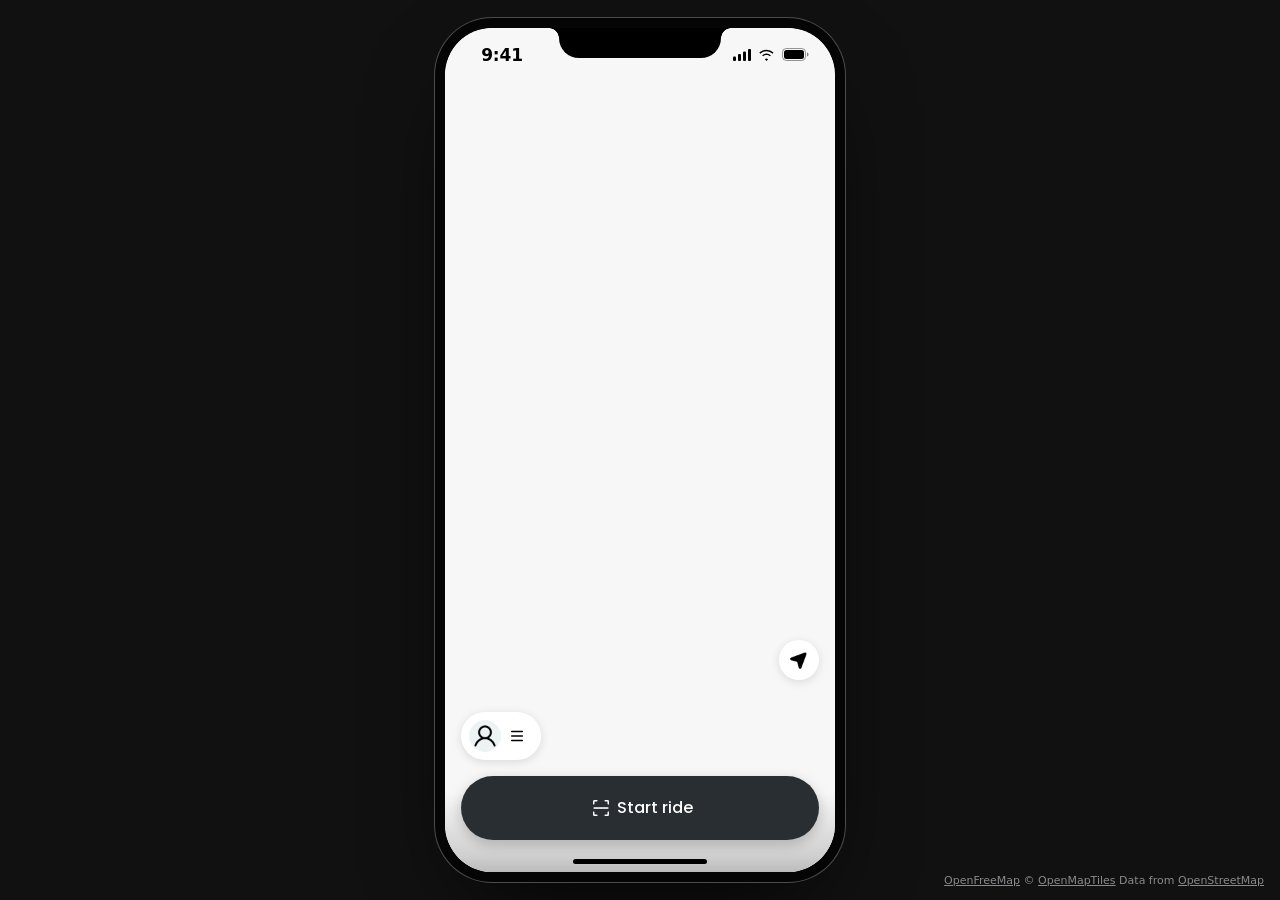
<file: lime/mock/index.html>
<!doctype html>
<html lang="en">
<head>
  <meta charset="UTF-8">
  <meta name="viewport" content="width=device-width, initial-scale=1, viewport-fit=cover">
  <meta name="color-scheme" content="light">
  <title>Lime – Map Mock</title>
  <link rel="preconnect" href="https://tiles.openfreemap.org" crossorigin>
  <script>
    // Start the map's first requests while MapLibre downloads and parses; it asks for them one after another (style, tile index, then label fonts once tiles are parsed). The style URL is IosMapStyle.BRIGHT.
    for (const path of ['styles/bright', 'planet', 'fonts/Noto%20Sans%20Regular/0-255.pbf', 'fonts/Noto%20Sans%20Italic/0-255.pbf']) fetch(`https://tiles.openfreemap.org/${path}`).catch(() => {});
  </script>
  <link rel="stylesheet" href="../../_ios/maplibre/maplibre-gl.css">
  <link rel="stylesheet" href="../../_ios/device.css">
  <link rel="stylesheet" href="styles.css">
</head>
<body>
  <div id="app">
    <div id="map"></div>
    <div class="shade"></div>
    <div class="dock" title="Outside this mock">
      <button class="avatar" aria-label="Profile"><img src="assets/user_32@3x.png" alt=""></button>
      <button class="menu" aria-label="Menu"><img src="assets/hamburger_nav_32@3x.png" alt=""></button>
    </div>
    <div class="nav-title" aria-hidden="true">Scooter <span data-plate></span></div>
    <button class="locate" aria-label="My location" title="Outside this mock"><img src="assets/map_orientation_fill_24@3x.png" alt=""></button>
    <button class="scan" title="Outside this mock"><img src="assets/ic_qr_scan_32@3x.png" alt="">Start ride</button>
    <div class="sheet-probe"></div>
    <div class="sheet home-sheet" role="dialog" aria-label="Scooter details">
      <button class="strip"><img src="assets/rewards_24@3x.png" alt=""><span>Promo will apply: 25% off, up to $5</span><img class="go" src="assets/arrows_right_16@3x.png" alt=""></button>
      <div class="panel">
        <div class="grabber"></div><button class="close" aria-label="Close"><img src="assets/close_24@3x.png" alt=""></button>
        <h2 class="title">Scooter <span data-plate></span></h2><p class="range"><img src="assets/battery_3_16@3x.png" alt=""><span><span data-range></span> mi range</span></p><img class="photo" src="assets/scooter_4.1@3x.png" alt=""><hr>
        <div class="promo"><img src="assets/promo_24@3x.png" alt=""><span>25% off, up to $5</span><button class="link">Details</button></div><p class="price">then CAD $0 to unlock, CAD $0.15/min</p>
        <div class="actions"><button class="pill" style="left:16px;width:93px"><img src="assets/qr_code_24@3x.png" alt="">Scan</button><button class="pill" style="left:117px;width:90px"><img src="assets/ring_24@3x.png" alt="">Ring</button><button class="pill" style="left:215px;width:144px"><img src="assets/flag_slant_24@3x.png" alt="">Report Issue</button></div>
        <h3 class="head" style="top:288px">Payment method</h3><button class="pay"><img src="assets/apple_pay_24@3x.png" alt=""><span>Apple Pay</span><img class="caret" src="assets/caret_right_24@3x.png" alt=""></button><h3 class="head" style="top:392px">Pricing details</h3><p class="body">25% off, up to $5, then CAD $0 to unlock, CAD $0.15/min</p><p class="note">Pricing is per ride and based on total time, rounded up to the next minute. <button class="link">Learn more</button></p>
      </div>
    </div>
    <svg class="trip-symbols" aria-hidden="true" xmlns="http://www.w3.org/2000/svg"><defs>
      <symbol id="trip-clock" viewBox="0 0 24 24"><circle cx="12" cy="12" r="10"/><path d="M12 6v6l4 2"/></symbol>
      <symbol id="trip-battery" viewBox="0 0 24 24"><rect x="2" y="5" width="18" height="14" rx="3"/><path d="M23 9v6M7 9v6M11 9v6M15 9v6"/></symbol>
      <symbol id="trip-qr" viewBox="0 0 24 24"><path d="M2 2h8v8H2zM14 2h8v8h-8zM2 14h8v8H2zM15 14h3v4h4v4h-7v-4M22 14v2M5 5h2v2H5zM17 5h2v2h-2zM5 17h2v2H5z"/></symbol>
      <symbol id="trip-helmet" viewBox="0 0 24 24"><path d="M3 14v-2a9 9 0 0 1 18 0v5h-6l-2-6H3M6 14l-2 7M16 18l-1 3M8 14v3h4"/></symbol>
      <symbol id="trip-book" viewBox="0 0 24 24"><path d="M12 5v16M12 5C8 2 4 2 2 4v16c4-2 7-1 10 1 3-2 6-3 10-1V4c-2-2-6-2-10 1Z"/></symbol>
      <symbol id="trip-park" viewBox="0 0 24 24"><circle cx="12" cy="12" r="10"/><path d="M9 19V6h5a4 4 0 0 1 0 8H9"/></symbol>
      <symbol id="trip-lock" viewBox="0 0 24 24"><rect x="5" y="10" width="14" height="12" rx="2"/><path d="M8 10V6a4 4 0 0 1 8 0v4"/></symbol>
    </defs></svg>
    <div class="trip-title">Ride in progress</div>
    <button class="trip-help" aria-label="Help" title="Outside this mock">?</button>
    <div class="trip-map-tools" title="Outside this mock"><button aria-label="My location"><svg viewBox="0 0 24 24"><path d="m3 10 18-7-7 18-3-8Z"/></svg></button><button aria-label="Map settings"><svg viewBox="0 0 24 24"><path d="M3 7h18M3 17h18"/><circle cx="15" cy="7" r="3"/><circle cx="8" cy="17" r="3"/></svg></button></div>
    <div class="sheet trip-sheet" role="dialog" aria-label="Ride in progress">
      <div class="park"><span class="parking-icon"><svg><use href="#trip-park"/></svg><i></i></span><b>You can park here</b></div>
      <div class="trip-panel">
        <button class="trip-grabber" aria-label="Toggle ride details" aria-expanded="false"><i></i></button>
        <div class="trip-summary">
          <div class="trip-metrics"><span><svg><use href="#trip-clock"/></svg><span class="trip-time">00:17</span></span><strong><svg><use href="#trip-battery"/></svg><span><span data-trip-range>24.5</span> km</span></strong><span><svg><use href="#trip-qr"/></svg><span data-plate></span></span></div>
          <button class="unlock" title="Outside this mock"><svg><use href="#trip-helmet"/></svg>Unlock helmet</button>
        </div>
        <div class="trip-scroll">
          <div class="ride-card">
            <div class="ride-row slow-row"><div><b>Slow mode</b><p>Lower max speed of up to 7 mph</p></div><button class="toggle" aria-label="Slow mode off" title="Outside this mock"><i>×</i></button></div>
            <button class="ride-row helmet-row" title="Outside this mock"><span>Helmet verification<small>Earn a 10% discount when you verify you're wearing a helmet</small></span><svg><use href="#trip-helmet"/></svg></button>
          </div>
          <h3>LEARN</h3>
          <div class="ride-card"><button class="ride-row" title="Outside this mock"><span>How to ride</span><svg><use href="#trip-book"/></svg></button><button class="ride-row" title="Outside this mock"><span>Parking and zones</span><svg><use href="#trip-park"/></svg></button></div>
          <h3>PRICING</h3>
          <div class="ride-card ride-price"><span>Unlock fee</span><i></i><span>CAD $0</span></div>
        </div>
      </div>
    </div>
    <div class="trip-actions"><button class="pause" aria-label="Pause ride" title="Outside this mock"><svg viewBox="0 0 24 24"><path d="M7 4v16M17 4v16"/></svg></button><button class="end-ride" title="Outside this mock"><svg><use href="#trip-lock"/></svg>End ride</button></div>
    <div class="bar"><button class="reserve"><b>Reserve Scooter</b><span>Free to reserve for 10 minutes</span></button></div>
  </div>
  <script src="../../_ios/maplibre/maplibre-gl.js"></script>
  <script src="../../_ios/device.js"></script>
  <script src="../../_ios/map-perf.js"></script>
  <script src="../../_ios/devices.js"></script>
  <script src="../../_ios/map-images.js"></script>
  <script src="../../_ios/map-style.js"></script>
  <script src="../../_ios/sheet.js"></script>
  <script src="../../_ios/state.js"></script>
  <script src="../_shared/walks.js"></script>
  <script src="../_shared/vehicles.js"></script>
  <script src="assets.js"></script>
  <script src="style.js"></script>
  <script src="markers.js"></script>
  <script src="app.js"></script>
  <script src="../../_tools/play.js"></script>
</body>
</html>
</file>
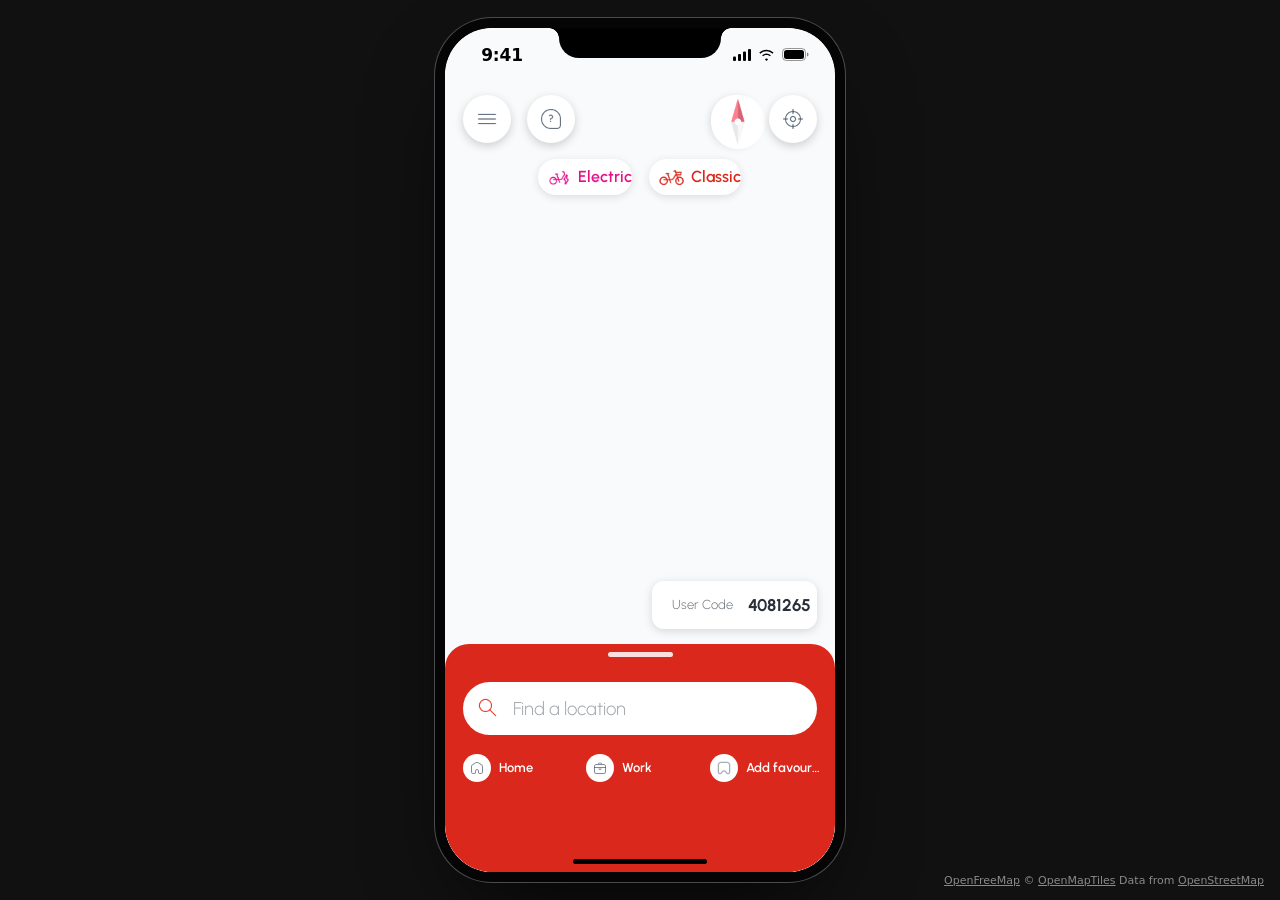
<file: mobi/mock/index.html>
<!doctype html>
<html lang="en">
<head>
  <meta charset="UTF-8">
  <meta name="viewport" content="width=device-width, initial-scale=1, viewport-fit=cover">
  <meta name="color-scheme" content="light">
  <title>Mobi by Rogers – Map Mock</title>
  <link rel="preconnect" href="https://tiles.openfreemap.org" crossorigin>
  <script>
    // Start the map's first requests while MapLibre downloads and parses (style, tile index, label fonts). The style URL is IosMapStyle.BRIGHT.
    for (const path of ['styles/bright', 'planet', 'fonts/Noto%20Sans%20Regular/0-255.pbf']) fetch(`https://tiles.openfreemap.org/${path}`).catch(() => {});
  </script>
  <link rel="stylesheet" href="../../_ios/maplibre/maplibre-gl.css">
  <link rel="stylesheet" href="../../_ios/device.css">
  <link rel="stylesheet" href="styles.css">
</head>
<body>
  <div id="app">
    <div id="map"></div>
    <div class="buttons" title="Outside this mock">
      <button class="round" style="left:18px" aria-label="Menu"><img data-asset="menu" alt=""></button>
      <button class="round" style="left:82px" aria-label="Help"><img data-asset="help" alt=""></button>
      <button class="round" style="left:266px" aria-label="Reset north"><img data-asset="compass" alt=""></button>
      <button class="round" style="left:324px" aria-label="My location"><img data-asset="locate" alt=""></button>
    </div>
    <div class="chips" title="Outside this mock">
      <button class="chip electric" style="left:93px;width:94px"><i data-mask="ebike"></i>Electric</button>
      <button class="chip classic" style="left:204px;width:92px"><i data-mask="bike"></i>Classic</button>
    </div>
    <div class="code"><span>User Code</span><b data-code></b></div>
    <div class="home" aria-label="Find a location">
      <div class="home-grabber"></div>
      <label class="search"><i data-mask="search"></i><input placeholder="Find a location" aria-label="Find a location" readonly></label>
      <button class="fav" style="left:18px"><s><img data-asset="home" alt=""></s><span>Home</span></button>
      <button class="fav" style="left:141px"><s><img data-asset="work" alt=""></s><span>Work</span></button>
      <button class="fav" style="left:265px"><s><img data-asset="fav" alt=""></s><span>Add favourite</span></button>
    </div>
    <div class="sheet" role="dialog" aria-label="Station details">
      <div class="panel">
        <button class="grabber" aria-label="Resize sheet"><i></i></button>
        <div class="in">
          <h2 class="title" data-title></h2>
          <button class="close" aria-label="Close"><img data-asset="close" alt=""></button>
          <div class="dock-chip"><i data-mask="dock"></i>DOCK</div>
          <div class="card">
            <img class="i-dist" data-asset="distance" alt=""><span class="t-dist"><span data-ft></span> ft</span>
            <img class="i-walk" data-asset="walk" alt=""><span class="t-walk"><span data-min></span> min</span>
            <button class="route" aria-label="Walking route"><i data-mask="route"></i></button>
          </div>
          <div class="unavailable-status">Station unavailable</div>
          <div class="count left"><div class="row"><img data-asset="bike" alt=""><b data-bikes></b></div><p>Bikes available</p></div>
          <div class="divider"></div>
          <div class="count right"><div class="row"><img data-asset="places" alt=""><b data-docks></b></div><p>Available places</p></div>
          <div class="lower">
            <div class="segment" role="tablist">
              <i></i>
              <button role="tab" aria-selected="true" data-kind="electric">Electric</button>
              <button role="tab" aria-selected="false" data-kind="mechanical">Mechanical</button>
            </div>
            <h3>Out of Service</h3>
            <h3 class="avail">Available bikes</h3>
            <ul class="bikes"></ul>
          </div>
        </div>
      </div>
    </div>
  </div>
  <script src="../../_ios/maplibre/maplibre-gl.js"></script>
  <script src="../../_ios/device.js"></script>
  <script src="../../_ios/map-perf.js"></script>
  <script src="../../_ios/devices.js"></script>
  <script src="../../_ios/map-images.js"></script>
  <script src="../../_ios/map-style.js"></script>
  <script src="../../_ios/sheet.js"></script>
  <script src="../../_ios/state.js"></script>
  <script src="../_shared/routes.js"></script>
  <script src="../_shared/stations.js"></script>
  <script src="assets.js"></script>
  <script src="style.js"></script>
  <script src="markers.js"></script>
  <script src="app.js"></script>
  <script src="../../_tools/play.js"></script>
</body>
</html>
</file>
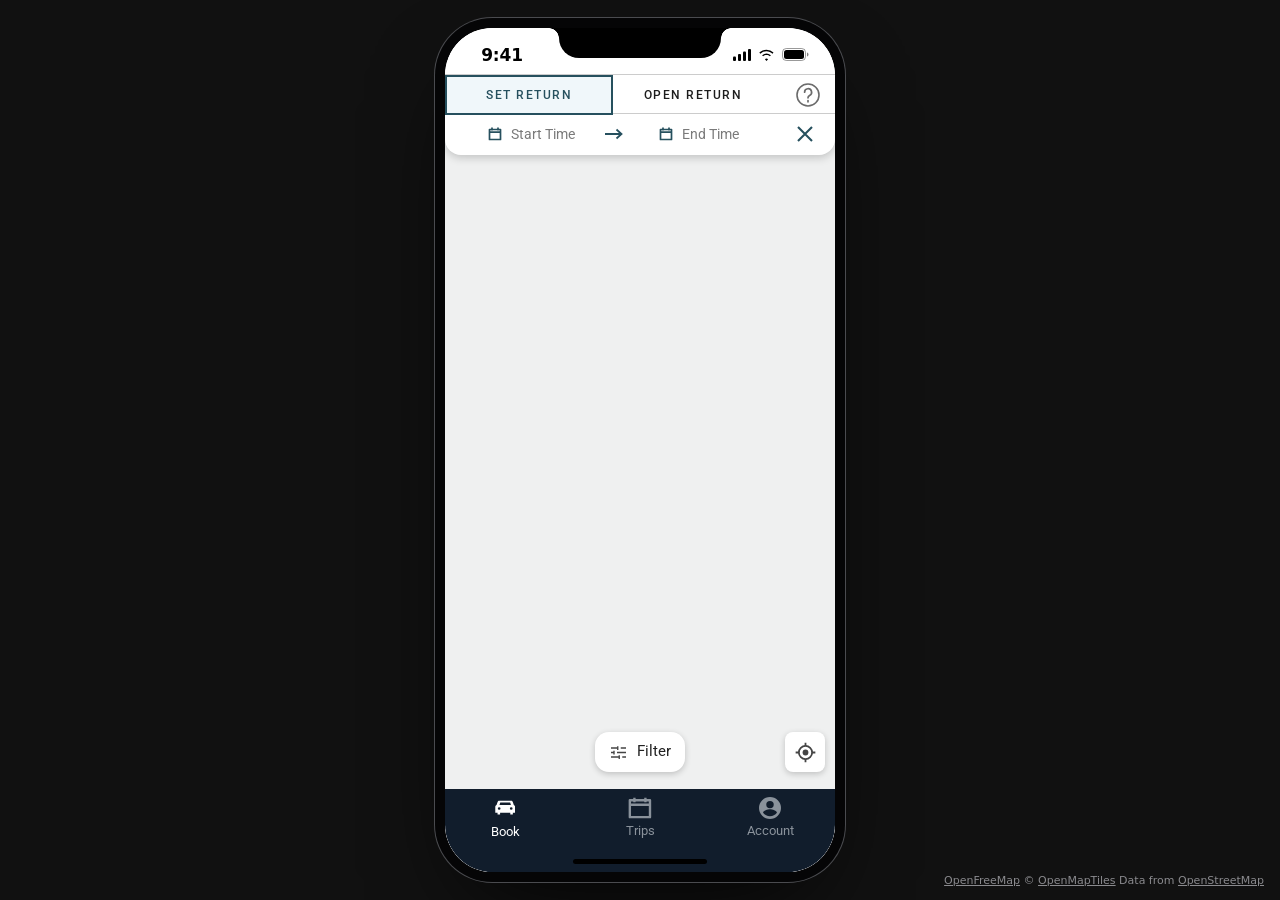
<file: modo/mock/index.html>
<!doctype html>
<html lang="en">
<head>
  <meta charset="UTF-8">
  <meta name="viewport" content="width=device-width, initial-scale=1, viewport-fit=cover">
  <meta name="color-scheme" content="light">
  <title>Modo – Map Mock</title>
  <link rel="preconnect" href="https://tiles.openfreemap.org" crossorigin>
  <script>
    // Start the map's first requests while MapLibre downloads and parses; it asks for them one after another (style, tile index, then label fonts once tiles are parsed). The style URL is IosMapStyle.BRIGHT.
    for (const path of ['styles/bright', 'planet', 'fonts/Noto%20Sans%20Regular/0-255.pbf', 'fonts/Noto%20Sans%20Italic/0-255.pbf']) fetch(`https://tiles.openfreemap.org/${path}`).catch(() => {});
  </script>
  <link rel="stylesheet" href="../../_ios/maplibre/maplibre-gl.css">
  <link rel="stylesheet" href="../../_ios/device.css">
  <link rel="stylesheet" href="styles.css">
</head>
<body>
  <div id="app">
    <div id="map"></div>

    <header class="head">
      <div class="seg">
        <button class="on" aria-pressed="true">SET RETURN</button>
        <button aria-pressed="false">OPEN RETURN</button>
        <svg class="help" width="26" height="26" viewBox="0 0 26 26" aria-label="Help"><circle cx="13" cy="13" r="11" fill="none" stroke="currentColor" stroke-width="1.6"/><path d="M9.6 10.2a3.5 3.5 0 1 1 5 3.2c-1.1.6-1.6 1.2-1.6 2.4M13 18.6v1.2" fill="none" stroke="currentColor" stroke-width="1.7" stroke-linecap="round"/></svg>
      </div>
      <div class="times">
        <button class="when"><svg width="16" height="16" viewBox="0 0 16 16" aria-hidden="true"><path d="M2.5 3.5h11v10h-11zM2.5 6.2h11M5 1.5v3M11 1.5v3" fill="none" stroke="currentColor" stroke-width="1.7" stroke-linejoin="round"/></svg>Start Time</button>
        <svg class="to" width="18" height="12" viewBox="0 0 18 12" aria-hidden="true"><path d="M0 6h16M11.5 1.5 16.5 6l-5 4.5" fill="none" stroke="currentColor" stroke-width="1.8"/></svg>
        <button class="when"><svg width="16" height="16" viewBox="0 0 16 16" aria-hidden="true"><path d="M2.5 3.5h11v10h-11zM2.5 6.2h11M5 1.5v3M11 1.5v3" fill="none" stroke="currentColor" stroke-width="1.7" stroke-linejoin="round"/></svg>End Time</button>
        <button class="clear" aria-label="Clear"><svg width="18" height="18" viewBox="0 0 18 18" aria-hidden="true"><path d="M2 2l14 14M16 2 2 16" fill="none" stroke="currentColor" stroke-width="2.1"/></svg></button>
      </div>
    </header>

    <div class="float" title="Outside this mock">
      <button class="filter"><svg width="22" height="20" viewBox="0 0 22 20" aria-hidden="true"><path d="M1 4h9M14 4h7M1 10h4M9 10h12M1 16h11M16 16h5" fill="none" stroke="currentColor" stroke-width="1.8"/><path d="M10 1.5v5M5 7.5v5M12 13.5v5" fill="none" stroke="currentColor" stroke-width="1.8"/></svg>Filter</button>
      <button class="locate" aria-label="My location"><svg width="26" height="26" viewBox="0 0 26 26" aria-hidden="true"><circle cx="13" cy="13" r="8.2" fill="none" stroke="currentColor" stroke-width="2.2"/><circle cx="13" cy="13" r="3.6" fill="currentColor"/><path d="M13 .8v4.2M13 21v4.2M.8 13H5M21 13h4.2" stroke="currentColor" stroke-width="2.2"/></svg></button>
    </div>

    <div class="sheet" role="dialog" aria-label="Vehicle options">
      <div class="grab"><i></i><p class="count">1 option</p></div>
      <div class="scroll">
        <div class="card" role="button" tabindex="0" aria-label="Vehicle details">
          <img class="photo" src="assets/car@3x.png" alt="">
          <div class="strip" data-strip></div>
          <p class="unav" hidden>UNAVAILABLE</p>
          <h2 class="name"></h2>
          <p class="where" data-station></p>
          <p class="plan"><svg width="20" height="16" viewBox="0 0 20 16" aria-hidden="true"><path d="M3.6 1.5h12.8l1.9 5.2c.9.3 1.5 1.2 1.5 2.1v3.9h-2.3v1.8H15v-1.8H5v1.8H2.8v-1.8H.5V8.8c0-.9.6-1.8 1.5-2.1zm.1 5.2h12.6L15.4 3.6H4.6zM3.6 8.2a1.3 1.3 0 1 0 0 2.6 1.3 1.3 0 0 0 0-2.6zm12.8 0a1.3 1.3 0 1 0 0 2.6 1.3 1.3 0 0 0 0-2.6z" fill="currentColor"/></svg><span data-plan></span></p>
          <div class="chips">
            <span class="chip" data-type></span>
            <span class="chip"><svg width="22" height="14" viewBox="0 0 22 14" aria-hidden="true"><circle cx="11" cy="3.6" r="2.6" fill="currentColor"/><circle cx="4" cy="4.6" r="2" fill="currentColor"/><circle cx="18" cy="4.6" r="2" fill="currentColor"/><path d="M5.8 13v-1.4c0-2 2.4-3.4 5.2-3.4s5.2 1.4 5.2 3.4V13zM0 11.8c0-1.4 1.4-2.4 3.2-2.6-.8.8-1.2 1.7-1.2 2.7V13H0zM22 11.8c0-1.4-1.4-2.4-3.2-2.6.8.8 1.2 1.7 1.2 2.7V13h2z" fill="currentColor"/></svg><span data-seats></span></span>
            <span class="chip"><svg width="18" height="18" viewBox="0 0 18 18" aria-hidden="true"><path d="M2 16.5V3.3c0-.9.7-1.6 1.6-1.6h5.8c.9 0 1.6.7 1.6 1.6v13.2h1.2V9.4h-1.3V7.6h1.3c.9 0 1.5.7 1.5 1.5v6.2h1.1V6.4l-1.9-1.9 1-1 3.1 3.1v7.7c0 1-.8 1.8-1.8 1.8v.8zM4.2 3.6v4.2h4.7V3.6z" fill="currentColor" transform="translate(-1 0) scale(.95)"/></svg><span data-fuel></span></span>
          </div>
        </div>
        <div class="feedback">
          <h3>Location Feedback</h3>
          <p>Suggest EVs at existing locations to let us know where the demand is!</p>
          <button class="outline">Suggest EVs</button>
        </div>
      </div>
    </div>

    <section class="page" aria-label="Vehicle Information" aria-hidden="true">
      <div class="bar">
        <button class="back" aria-label="Go Back"><svg width="14" height="22" viewBox="0 0 14 22" aria-hidden="true"><path d="M11.5 2 3 11l8.5 9" fill="none" stroke="currentColor" stroke-width="2.6" stroke-linecap="round" stroke-linejoin="round"/></svg></button>
        <h1>Vehicle Information</h1>
      </div>
      <div class="body">
        <div class="id">
          <div class="id-text">
            <h2 class="name"></h2>
            <p class="where" data-station></p>
            <p class="where" data-plate></p>
          </div>
          <img class="photo" src="assets/car@3x.png" alt="">
        </div>
        <hr>
        <div class="strip" data-strip></div>
        <button class="full">View Full Availability<svg width="10" height="16" viewBox="0 0 10 16" aria-hidden="true"><path d="m2 2 6 6-6 6" fill="none" stroke="currentColor" stroke-width="2"/></svg></button>
        <hr class="thin">
        <button class="book" disabled>BOOK VEHICLE</button>
        <p class="note">This Vehicle is not available to book at the selected time</p>
        <dl class="rows">
          <div><dt>Return Type</dt><dd data-rtype>Set Return</dd></div>
          <div><dt>Pick up at</dt><dd data-pickup>Please set a time</dd></div>
          <div data-retrow><dt>Return by</dt><dd data-retby>Please set a time</dd></div>
          <div><dt>Membership</dt><dd data-member></dd></div>
        </dl>
        <button class="action" data-change><svg width="24" height="24" viewBox="0 0 24 24" aria-hidden="true"><path d="M3 17.2V21h3.8L18 9.8 14.2 6zM20.7 7a1 1 0 0 0 0-1.4l-2.3-2.3a1 1 0 0 0-1.4 0l-1.8 1.8L19 8.8z" fill="currentColor"/></svg><span>Change Time</span><svg class="go" width="10" height="16" viewBox="0 0 10 16" aria-hidden="true"><path d="m2 2 6 6-6 6" fill="none" stroke="currentColor" stroke-width="2"/></svg></button>
        <div class="avail" hidden>
          <div class="free"><div><b>Earliest Availability</b><span data-earliest></span></div><div class="r"><b>Latest Availability</b><span data-latest></span></div></div>
          <div class="busy" hidden><p data-busy-title></p><p class="span"><span data-busy-from></span><svg width="18" height="12" viewBox="0 0 18 12" aria-hidden="true"><path d="M0 6h16M11.5 1.5 16.5 6l-5 4.5" fill="none" stroke="currentColor" stroke-width="1.8"/></svg><span data-busy-to></span></p><button class="switch">SWITCH TO THESE TIMES</button></div>
        </div>
        <button class="action" title="Outside this mock"><svg width="24" height="24" viewBox="0 0 24 24" aria-hidden="true"><path d="M6.6 10.8a15 15 0 0 0 6.6 6.6l2.2-2.2a1 1 0 0 1 1-.25 11.4 11.4 0 0 0 3.6.57 1 1 0 0 1 1 1V20a1 1 0 0 1-1 1A17 17 0 0 1 3 4a1 1 0 0 1 1-1h3.5a1 1 0 0 1 1 1c0 1.25.2 2.45.57 3.57a1 1 0 0 1-.25 1z" fill="currentColor"/></svg><span>Contact Modo</span><svg class="go" width="10" height="16" viewBox="0 0 10 16" aria-hidden="true"><path d="m2 2 6 6-6 6" fill="none" stroke="currentColor" stroke-width="2"/></svg></button>
        <h3 class="section">Home Location</h3>
        <p class="home-name" data-station></p>
        <p class="home-addr" data-address></p>
        <p class="home-text" data-parking></p>
        <h3 class="section">Vehicle Details</h3>
        <div class="chips" data-chips></div>
        <h4 class="label">Licence Plate</h4>
        <p class="home-addr" data-plate></p>
      </div>
    </section>

    <div class="backdrop" aria-hidden="true"></div>
    <div class="fsheet" role="dialog" aria-label="Filters">
      <div class="fgrab"><i></i></div>
      <div class="fscroll">
        <div class="fhead"><h2>Filters</h2><button class="fclear">Clear All</button></div>
        <section class="fsec cat"><h3>Category</h3>
          <button class="row" aria-pressed="false">Seat Sale<i class="box"><svg width="11" height="9" viewBox="0 0 11 9" aria-hidden="true"><path d="m1 4.6 3 3L10 1.4" fill="none" stroke="currentColor" stroke-width="1.8"/></svg></i></button>
        </section>
        <hr>
        <section class="fsec cls"><h3>Vehicle Class</h3>
          <div class="grid two"><button class="fchip" aria-pressed="false">VAN</button><button class="fchip" aria-pressed="false">CARGO</button><button class="fchip" aria-pressed="false">CAR</button><button class="fchip" aria-pressed="false">SUV</button></div>
        </section>
        <hr>
        <section class="fsec seats"><h3>Seats</h3>
          <div class="grid three"><button class="fchip" aria-pressed="false">2 +</button><button class="fchip" aria-pressed="false">3 +</button><button class="fchip" aria-pressed="false">4 +</button><button class="fchip" aria-pressed="false">5 +</button><button class="fchip" aria-pressed="false">7 +</button><button class="fchip" aria-pressed="false">8 +</button></div>
        </section>
        <hr>
        <section class="fsec feat"><h3>Vehicle Features</h3>
          <button class="row" aria-pressed="false">accessibility vehicle<i class="box"><svg width="11" height="9" viewBox="0 0 11 9" aria-hidden="true"><path d="m1 4.6 3 3L10 1.4" fill="none" stroke="currentColor" stroke-width="1.8"/></svg></i></button>
          <button class="row" aria-pressed="false">all-wheel drive<i class="box"><svg width="11" height="9" viewBox="0 0 11 9" aria-hidden="true"><path d="m1 4.6 3 3L10 1.4" fill="none" stroke="currentColor" stroke-width="1.8"/></svg></i></button>
          <button class="row" aria-pressed="false">audio: android auto<i class="box"><svg width="11" height="9" viewBox="0 0 11 9" aria-hidden="true"><path d="m1 4.6 3 3L10 1.4" fill="none" stroke="currentColor" stroke-width="1.8"/></svg></i></button>
          <button class="row" aria-pressed="false">audio: apple carplay<i class="box"><svg width="11" height="9" viewBox="0 0 11 9" aria-hidden="true"><path d="m1 4.6 3 3L10 1.4" fill="none" stroke="currentColor" stroke-width="1.8"/></svg></i></button>
          <button class="row" aria-pressed="false">bike rack - holds 2 bikes<i class="box"><svg width="11" height="9" viewBox="0 0 11 9" aria-hidden="true"><path d="m1 4.6 3 3L10 1.4" fill="none" stroke="currentColor" stroke-width="1.8"/></svg></i></button>
          <button class="row" aria-pressed="false">child seat<i class="box"><svg width="11" height="9" viewBox="0 0 11 9" aria-hidden="true"><path d="m1 4.6 3 3L10 1.4" fill="none" stroke="currentColor" stroke-width="1.8"/></svg></i></button>
          <button class="row" aria-pressed="false">convertible<i class="box"><svg width="11" height="9" viewBox="0 0 11 9" aria-hidden="true"><path d="m1 4.6 3 3L10 1.4" fill="none" stroke="currentColor" stroke-width="1.8"/></svg></i></button>
          <button class="row" aria-pressed="false">dolly: hand truck<i class="box"><svg width="11" height="9" viewBox="0 0 11 9" aria-hidden="true"><path d="m1 4.6 3 3L10 1.4" fill="none" stroke="currentColor" stroke-width="1.8"/></svg></i></button>
          <button class="row" aria-pressed="false">electric vehicle<i class="box"><svg width="11" height="9" viewBox="0 0 11 9" aria-hidden="true"><path d="m1 4.6 3 3L10 1.4" fill="none" stroke="currentColor" stroke-width="1.8"/></svg></i></button>
          <button class="row" aria-pressed="false">hybrid<i class="box"><svg width="11" height="9" viewBox="0 0 11 9" aria-hidden="true"><path d="m1 4.6 3 3L10 1.4" fill="none" stroke="currentColor" stroke-width="1.8"/></svg></i></button>
          <button class="row" aria-pressed="false">pickup truck<i class="box"><svg width="11" height="9" viewBox="0 0 11 9" aria-hidden="true"><path d="m1 4.6 3 3L10 1.4" fill="none" stroke="currentColor" stroke-width="1.8"/></svg></i></button>
          <button class="row" aria-pressed="false">plug-in hybrid<i class="box"><svg width="11" height="9" viewBox="0 0 11 9" aria-hidden="true"><path d="m1 4.6 3 3L10 1.4" fill="none" stroke="currentColor" stroke-width="1.8"/></svg></i></button>
          <button class="row" aria-pressed="false">roof rack<i class="box"><svg width="11" height="9" viewBox="0 0 11 9" aria-hidden="true"><path d="m1 4.6 3 3L10 1.4" fill="none" stroke="currentColor" stroke-width="1.8"/></svg></i></button>
          <button class="row" aria-pressed="false">ski/snowboard rack<i class="box"><svg width="11" height="9" viewBox="0 0 11 9" aria-hidden="true"><path d="m1 4.6 3 3L10 1.4" fill="none" stroke="currentColor" stroke-width="1.8"/></svg></i></button>
          <button class="row" aria-pressed="false">unpaired-ev<i class="box"><svg width="11" height="9" viewBox="0 0 11 9" aria-hidden="true"><path d="m1 4.6 3 3L10 1.4" fill="none" stroke="currentColor" stroke-width="1.8"/></svg></i></button>
          <button class="row" aria-pressed="false">winter tires<i class="box"><svg width="11" height="9" viewBox="0 0 11 9" aria-hidden="true"><path d="m1 4.6 3 3L10 1.4" fill="none" stroke="currentColor" stroke-width="1.8"/></svg></i></button>
        </section>
      </div>
      <div class="ffoot"><button class="apply">APPLY</button></div>
    </div>

    <div class="pbd" aria-hidden="true"></div>
    <div class="psheet" role="dialog" aria-label="Pick a time">
      <div class="fgrab"><i></i></div>
      <h2 class="ptitle">When do you want to start your trip?</h2>
      <p class="psub" hidden>Open Returns have no fixed end time, but you must return the vehicle within 12 hours.</p>
      <div class="wheels"><i class="band"></i><div class="pcol pdate"></div><div class="pcol phour"></div><div class="pcol pmin"></div><div class="pcol pap"></div></div>
      <button class="pclose">CLOSE</button>
      <button class="psave">SAVE</button>
    </div>

    <nav class="tabs" title="Outside this mock">
      <button class="on"><svg width="24" height="20" viewBox="0 0 28 24" aria-hidden="true"><path d="M5.5 1.5h17c1 0 1.8.6 2.1 1.5l1.6 4.6c1 .4 1.8 1.4 1.8 2.6v8.3h-3.2V21h-3.6v-2.5H6.8V21H3.2v-2.5H0V10.2c0-1.2.8-2.2 1.8-2.6L3.4 3c.3-.9 1.1-1.5 2.1-1.5zm.4 6.1h16.2L21 4H7zM5.5 10.6a1.9 1.9 0 1 0 0 3.8 1.9 1.9 0 0 0 0-3.8zm17 0a1.9 1.9 0 1 0 0 3.8 1.9 1.9 0 0 0 0-3.8z" fill="currentColor" transform="translate(0 -.5)"/></svg><span>Book</span></button>
      <button><svg width="26" height="24" viewBox="0 0 26 24" aria-hidden="true"><path d="M2 3.5h22V22H2zM2 8.5h22M7 .8v5M19 .8v5" fill="none" stroke="currentColor" stroke-width="2.6" stroke-linejoin="round"/></svg><span>Trips</span></button>
      <button><svg width="26" height="26" viewBox="0 0 26 26" aria-hidden="true"><path d="M13 0a13 13 0 1 0 0 26 13 13 0 0 0 0-26zm0 4.6a4.4 4.4 0 1 1 0 8.8 4.4 4.4 0 0 1 0-8.8zm0 18.1a10.4 10.4 0 0 1-8.2-4c.1-2.7 5.5-4.2 8.2-4.2s8.1 1.5 8.2 4.2a10.4 10.4 0 0 1-8.2 4z" fill="currentColor"/></svg><span>Account</span></button>
    </nav>
  </div>
  <script src="../../_ios/maplibre/maplibre-gl.js"></script>
  <script src="../../_ios/device.js"></script>
  <script src="../../_ios/map-perf.js"></script>
  <script src="../../_ios/devices.js"></script>
  <script src="../../_ios/map-images.js"></script>
  <script src="../../_ios/map-style.js"></script>
  <script src="../../_ios/sheet.js"></script>
  <script src="../../_ios/state.js"></script>
  <script src="../_shared/data.js"></script>
  <script src="assets.js"></script>
  <script src="style.js"></script>
  <script src="markers.js"></script>
  <script src="app.js"></script>
  <script src="../../_tools/play.js"></script>
</body>
</html>
</file>
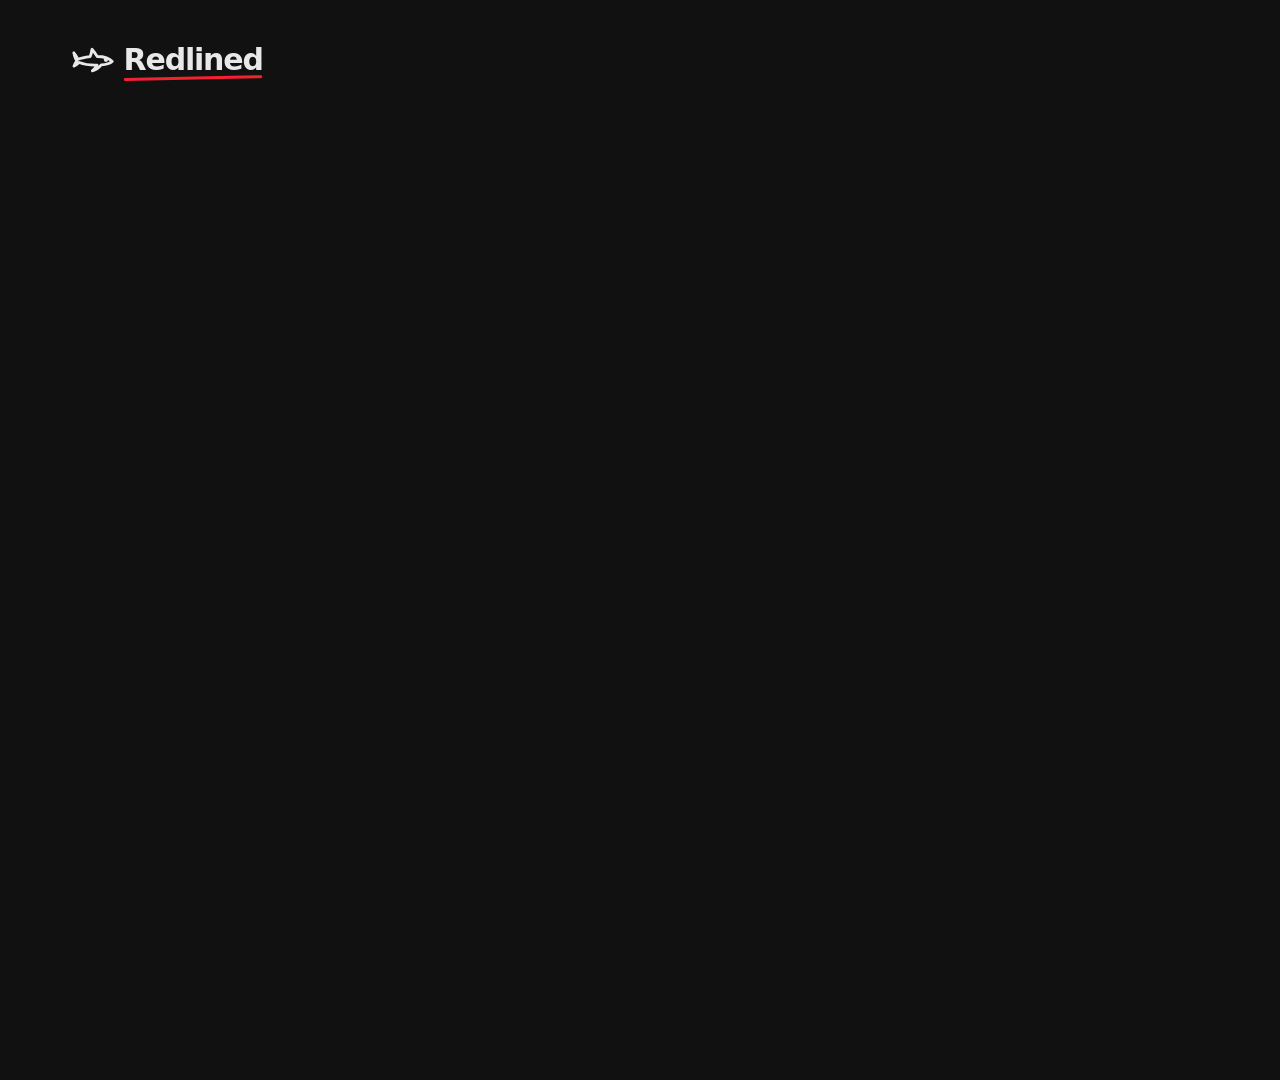
<file: _tools/stage.html>
<!doctype html>
<!-- Generic before/after stage: plays one redline's storyboard (<redline>/clip.js, run by _tools/play.js inside each mock) side by side, then loops.
     Works from file:// and from a static host: only relative paths, a script tag instead of fetch, postMessage instead of reaching into the iframes.
       stage.html?product=modo&redline=03-feat-drag-booking            loops (manual preview, the product previewer embeds this)
       stage.html?product=modo&redline=03-feat-drag-booking&once=1     one pass, then stage.finished = true (_tools/record.py)
       stage.html?product=modo&layout=single                           portrait pages: one window, Before then After in the same place, canvas sized to the mock
     Without ?redline= it waits for postMessage({ redlined: 'play', redline }) / ({ redlined: 'stop' }) from the embedding page.
     Only one mock is live at a time; the other panel shows a frozen still (single layout: the After panel is hidden until it takes over).
     Once the config is in, the stage posts { redlined: 'size', w, h } (its canvas, px) to the embedding page. Drawn here, over the mocks: finger, ripple, ring, receipt, credit, dimming. -->
<html lang="en">
<head>
<meta charset="UTF-8">
<title>Redlined stage</title>
<link rel="icon" type="image/svg+xml" href="logo.svg">
<link rel="stylesheet" href="brand.css">
<style>
  * { box-sizing: border-box; }
  html, body { margin: 0; width: 1920px; height: 1080px; overflow: hidden; background: #111; color: var(--ink);
    font-family: -apple-system, "SF Pro Display", system-ui, sans-serif; -webkit-font-smoothing: antialiased; }
  header { position: absolute; left: 72px; right: 72px; top: 40px; height: 40px; display: flex; align-items: center; justify-content: space-between; z-index: 1; }
  .meta { display: flex; align-items: center; gap: 18px; font-size: 19px; font-weight: 500; letter-spacing: -.005em; color: var(--muted); white-space: pre; }
  .meta b { color: var(--ink-2); font-weight: 600; }
  .num { display: inline-flex; align-items: baseline; gap: 6px; padding: 7px 14px 7px 13px; border-radius: 999px; box-shadow: inset 0 0 0 1px var(--line);
    font-size: 15px; font-weight: 600; letter-spacing: .1em; text-transform: uppercase; color: var(--muted); }
  .num b { font-size: 19px; letter-spacing: 0; color: var(--ink); font-variant-numeric: tabular-nums; }
  .num:empty { display: none; }
  .panels { position: absolute; left: 72px; right: 72px; top: 112px; bottom: 52px; display: grid; grid-template-columns: 1fr 1fr; gap: 40px; z-index: 1;
    transition: opacity .45s ease; }
  body.curtain .panels { opacity: 0; }
  .panel { position: relative; display: flex; flex-direction: column; transition: filter .5s var(--ease); }
  .panel.dim { filter: brightness(.42) saturate(.3); }
  .label { display: flex; align-items: center; gap: 14px; height: 36px; margin-bottom: 16px; }
  .tag { font-size: 15px; font-weight: 600; letter-spacing: .08em; text-transform: uppercase; color: var(--muted); }
  .after .tag { color: var(--ink); }
  .window { position: relative; flex: 1; border-radius: 18px; overflow: hidden; background: white;
    box-shadow: 0 0 0 1px #ffffff1f, 0 30px 80px -24px #000000e6, 0 0 0 9px #ffffff08; }
  /* Portrait phone products (REDLINED.device, from stage.json): two phones at device size, scaled down only if they don't fit, centred. */
  body.device .panels { grid-template-columns: repeat(2, max-content); justify-content: center; column-gap: 220px; }
  body.device .window { flex: none; width: var(--win-w); height: var(--win-h); border-radius: var(--win-r); }
  .window iframe { position: absolute; top: 0; left: 0; width: 1000px; height: 1000px; border: 0; transform-origin: 0 0; pointer-events: none; }
  /* Highlight ring drawn in the stage, over the iframe and under the finger. Same language as Deliverect's cap-hl/bad/good: outline tightens 8px to 3px and fades in. */
  .ring { position: absolute; z-index: 2; pointer-events: none; border-radius: 12px; outline: 2px solid transparent; outline-offset: 8px; opacity: 0;
    transition: opacity .25s ease, outline-color .25s ease, outline-offset .35s var(--ease); }
  .ring.on { opacity: 1; outline-offset: 3px; }
  .ring.hl { outline-color: #f5a524; } .ring.bad { outline-color: #d4442e; } .ring.good { outline-color: #00a862; }
  @media (prefers-reduced-motion: reduce) { .ring { transition: none; } }
  .receipt { position: absolute; right: 26px; bottom: 26px; width: 238px; padding: 18px 18px 26px; background: #fdfdfb; color: #111;
    font: 500 14px/1.45 ui-monospace, "SF Mono", Menlo, monospace; text-align: center; transform: translateY(140%) rotate(3deg);
    transition: transform .7s var(--ease); filter: drop-shadow(0 14px 24px #0003);
    -webkit-mask: conic-gradient(from -45deg at bottom, #0000, #000 1deg 89deg, #0000 90deg) bottom/14px 51% repeat-x, linear-gradient(#000 0 0) top/100% calc(100% - 7px) no-repeat; }
  .receipt.on { transform: translateY(0) rotate(-2deg); }
  .receipt:empty { visibility: hidden; }  /* an empty receipt is only 44px tall, so translateY(140%) leaves its top edge peeking in at the window bottom */
  .receipt .cap { font-size: 11px; letter-spacing: .14em; color: #888; margin-bottom: 10px; }
  .receipt .big { font-size: 26px; font-weight: 700; letter-spacing: .08em; margin: 4px 0 2px; }
  .receipt svg { width: 58px; height: 58px; display: block; margin: 6px auto 4px; }
  .receipt hr { border: 0; border-top: 1px dashed #bbb; margin: 10px 0; }
  .finger { position: absolute; left: 0; top: 0; width: 46px; height: 46px; margin: -23px 0 0 -23px; border-radius: 50%; pointer-events: none; z-index: 10;
    background: #14141478; box-shadow: inset 0 0 0 2px #ffffffd9, 0 0 0 1px #00000024, 0 8px 20px #00000026; backdrop-filter: blur(1px);
    opacity: 0; transition: opacity .3s ease, scale .14s ease-out; }
  .finger.on { opacity: 1; } .finger.down { scale: .84; background: #141414a8; }
  .ripple { position: absolute; width: 46px; height: 46px; margin: -23px 0 0 -23px; border-radius: 50%; border: 2px solid #1414148c;
    pointer-events: none; z-index: 9; animation: ripple .55s var(--ease) forwards; }
  /* Credits sit in the header line, above the phone windows: never over the UI in the clip. Single layout has no header, so they border the frame. */
  .credit { position: absolute; left: 72px; right: 72px; top: 40px; height: 40px; display: flex; justify-content: center; align-items: center;
    font-size: 13px; color: var(--muted); opacity: .7; z-index: 1; }
  .credit a { color: inherit; text-decoration: none; }
  /* Single layout (portrait pages): no header (the page has one), one window at the mock's own size, the two panels stacked in it, crossfading.
     The label row names both sides and lights the one showing. */
  .switch { display: none; }
  body.single { position: relative; width: var(--stage-w); height: var(--stage-h); }
  body.single header, body.single .panel .label { display: none; }
  body.single .panels { left: 0; right: 0; top: 128px; bottom: 56px; display: grid; grid-template-columns: max-content; justify-content: center; }
  body.single .panel { grid-area: 1 / 1; transition: opacity .45s ease; }
  body.single[data-show="before"] .after, body.single[data-show="after"] .before { opacity: 0; }
  body.single .window { flex: none; width: var(--win-w); height: var(--win-h); }
  body.single.device .window { border-radius: var(--win-r); }
  body.single .switch { position: absolute; left: 0; right: 0; top: 64px; height: 40px; display: flex; justify-content: center; align-items: center; gap: 28px; z-index: 1;
    font-size: 22px; font-weight: 600; letter-spacing: .08em; text-transform: uppercase; color: var(--muted); transition: opacity .45s ease; }
  body.single .switch span { transition: color .45s ease; }
  body.single[data-show="before"] .switch .b, body.single[data-show="after"] .switch .a { color: var(--ink); }
  body.single.curtain .switch { opacity: 0; }
  body.single .credit { position: absolute; left: 0; right: 0; top: 24px; height: 40px; justify-content: center; text-align: center; }
  @keyframes ripple { from { opacity: .9; scale: .7; } to { opacity: 0; scale: 1.9; } }
</style>
<script src="../_ios/devices.js"></script>
</head>
<body class="curtain">
  <header>
    <div class="brand"><span class="brand-mark"></span><span class="brand-word">Redlined</span></div>
    <div class="meta"><span id="product"></span><span class="num" id="number"></span></div>
  </header>
  <div class="credit" id="credit"></div>
  <div class="switch" aria-hidden="true"><span class="b">Before</span><span>→</span><span class="a">After</span></div>
  <div class="panels">
    <section class="panel before" id="before">
      <div class="label"><span class="tag">Before</span></div>
      <div class="window"><div class="ring"></div><div class="receipt"></div></div>
    </section>
    <section class="panel after" id="after">
      <div class="label"><span class="tag">After</span></div>
      <div class="window"><div class="ring"></div><div class="receipt"></div></div>
    </section>
  </div>
  <div class="finger" id="finger"></div>
<script>
  const params = new URLSearchParams(location.search);
  const product = /^[a-z0-9-]+$/.test(params.get('product') ?? '') ? params.get('product') : null;
  const once = params.get('once') === '1';
  const single = params.get('layout') === 'single';
  let W = 1920, H = 1080;  // the canvas; single layout sizes it to the mock
  const $ = selector => document.querySelector(selector);
  let config = null, redlines = [], redline = null, gen = 0, waiters = new Set(), finger = { x: W / 2, y: H + 100 };
  const STALE = new Error('stopped');  // thrown into whatever a stop() interrupts

  // Config comes from <product>/_shared/redlines.js (generated by sync.py), loaded by script tag so it also works from file://.
  const ready = product && new Promise((resolve, reject) => document.head.append(Object.assign(document.createElement('script'), { src: `../${product}/_shared/redlines.js`, onload: resolve, onerror: reject }))).then(() => {
    config = REDLINED;
    redlines = config.redlines;
    const device = typeof config.device === 'string' ? IosDevices[config.device] : null;  // a name from _ios/devices.js, the one place sizes are written
    if (config.device && !device) throw new Error(`stage.json: unknown device "${config.device}"`);
    config.device = device;
    if (device) document.body.classList.add('device');
    if (single) {
      // The window at the mock's own size: the phone at 1:1, or a desktop mock 1000 wide and about as tall as a wide-layout panel shows it.
      const win = device ? { w: device.width, h: device.height, r: device.radius } : { w: 1000, h: 1000, r: 18 };
      [W, H] = [Math.max(win.w + 80, 600), win.h + 184];  // 40 for the credit, 88 above (label row), 56 below
      document.body.classList.add('single');
      document.body.dataset.show = 'before';
      for (const [name, value] of [['w', win.w], ['h', win.h], ['r', win.r]]) document.body.style.setProperty(`--win-${name}`, `${value}px`);
      for (const [name, value] of [['w', W], ['h', H]]) document.body.style.setProperty(`--stage-${name}`, `${value}px`);
    } else if (device) {
      const s = Math.min(1, 864 / device.height);  // 864 = panel height below the 52px label
      for (const [name, value] of [['w', device.width], ['h', device.height], ['r', device.radius]]) document.body.style.setProperty(`--win-${name}`, `${value * s}px`);
    }
    finger = { x: W / 2, y: H + 100 };
    if (parent !== window) parent.postMessage({ redlined: 'size', w: W, h: H }, '*');
    // The embedding page cannot post to the iframe before it exists, so the stage asks for its scale once mounted.
    requestAnimationFrame(() => frames().forEach(frame => frame.contentWindow?.postMessage({ redlined: 'scale-request' }, '*')));
    // "Deliverect Pickup Manager": the product in full weight, the surface after it. No separator glyph.
    const [name, ...rest] = (config.label ?? config.name).split(' · ');
    $('#product').innerHTML = `<b>${name}</b>${rest.map(part => ` ${part}`).join('')}`;
  });

  const now = () => Date.now() / 1000;
  const sleep = s => { const g = gen; return new Promise((resolve, reject) => setTimeout(() => g === gen ? resolve() : reject(STALE), s * 1000)); };
  const waitFor = (frame, type) => new Promise((resolve, reject) => waiters.add({ frame, type, resolve, reject }));
  const frames = () => [...document.querySelectorAll('.window iframe')];
  let displayScale = 1;
  const scaleOf = frame => frame.getBoundingClientRect().width / frame.offsetWidth;
  function sendScale(frame) { if (frame.contentWindow) send(frame, { redlined: 'scale', scale: displayScale * scaleOf(frame) }); }
  const toStage = (frame, x, y) => { const r = frame.getBoundingClientRect(), k = r.width / frame.offsetWidth; return [r.left + x * k, r.top + y * k]; };
  const toMock = (frame, x, y) => { const r = frame.getBoundingClientRect(), k = r.width / frame.offsetWidth; return [(x - r.left) / k, (y - r.top) / k]; };

  // A mock in a panel. mode 'still': loads, freezes itself and reports 'frozen'. 'live': reports 'ready', then plays on 'run'.
  // `under` stacks the new frame below a frozen one in the same window, so the swap never flashes.
  function mount(side, mode, under) {
    const win = $(`#${side} .window`), frame = document.createElement('iframe'), box = win.getBoundingClientRect();
    const scale = config.device ? box.width / config.device.width : box.width / 1000;
    frame.style.transform = `scale(${scale})`;
    if (config.device) frame.style.width = `${config.device.width}px`;
    frame.style.height = `${box.height / scale}px`;
    const url = new URL(`../${config.mock}`, location.href);
    for (const [key, value] of [['redline', redline], ['side', side], ['play', mode], ...new URLSearchParams(extra)]) url.searchParams.set(key, value);
    frame.src = url;
    under ? under.before(frame) : win.prepend(frame);
    return frame;
  }
  let extra = '';  // the storyboard's `query`: extra mock URL params (e.g. state=booked), read from clip.js by script tag

  function send(frame, message) { frame.contentWindow.postMessage(message, '*'); }

  function reset() {
    for (const frame of frames()) frame.remove();  // a removed iframe takes its timers and WebGL contexts with it
    for (const side of ['before', 'after']) { stage.receipt(side, null); stage.ring(side, null); }
    stage.focus(null);
    if (single) document.body.dataset.show = 'before';
    stage.finger(W / 2, H + 100, false);
  }

  async function pass() {
    reset();
    stage.marks = [];
    // Single layout: the After panel is hidden until it takes over, so it needs no still.
    const after = single ? null : mount('after', 'still');
    if (after) await waitFor(after, 'frozen');
    const before = mount('before', 'live');
    await waitFor(before, 'ready');
    // Intro: focus and reveal together; start as soon as the .45s curtain transition ends.
    stage.marks.push({ kind: 'start', t: now() });
    stage.focus('before');
    stage.curtain(false);
    await sleep(0.45);
    let done = waitFor(before, 'done');
    send(before, { redlined: 'run', from: toMock(before, finger.x, finger.y), exit: null });
    await done;
    // Hand over: Before freezes where it ended, a fresh After starts under the frozen one. The recorder cuts that wait.
    const frozen = waitFor(before, 'frozen');
    send(before, { redlined: 'freeze' });
    if (!single) stage.focus('after');
    const t0 = now();
    const fresh = mount('after', 'live', after);
    await Promise.all([frozen, waitFor(fresh, 'ready')]);
    after?.remove();
    stage.marks.push({ kind: 'cut', t0, t1: now() });
    if (single) { stage.focus('after'); await sleep(0.7); }  // crossfade in place, then After starts
    done = waitFor(fresh, 'done');
    send(fresh, { redlined: 'run', from: toMock(fresh, finger.x, finger.y), exit: toMock(fresh, finger.x, H + 100) });
    await done;
    // Outro: the finger has left (play.js), hold the end, close the curtain.
    stage.focus(null);
    await sleep(1.6);
    stage.curtain(true);
    await sleep(0.6);
  }

  async function loop(name) {
    const g = gen;
    try {
      await ready;
      if (g !== gen) return;
      redline = name;
      // Posting number only; the folder name and explanations belong in the caption.
      const n = redlines.find(r => r.folder === name)?.n;
      $('#number').innerHTML = n ? `No.<b>${String(n).padStart(2, '0')}</b>` : '';
      // The storyboard may ask for extra mock params (query); the stage reads them from clip.js itself, a script tag works across origins.
      extra = await new Promise(resolve => {
        document.head.append(Object.assign(document.createElement('script'), { src: `../${product}/${name}/clip.js`, onload: () => resolve(globalThis.redlineClip?.query ?? ''), onerror: () => resolve('') }));
      });
      globalThis.redlineClip = undefined;
      if (g !== gen) return;
      do { await pass(); } while (!once);
      stage.finished = true;
    } catch (error) {
      if (error === STALE) return;
      console.error(error);
      stage.error = String(error);
    }
  }

  window.stage = {
    finished: false,
    marks: [],  // {kind:'start', t} when the curtain lifts, {kind:'cut', t0, t1} for waits the recorder should drop (seconds, Date.now()/1000)
    // Destroys both mocks at once and ignores anything they still say.
    stop() {
      gen++;
      for (const w of waiters) w.reject(STALE);
      waiters.clear();
      reset();
      stage.curtain(true);
      stage.finished = false;
    },
    // Switching redline from a running pass: fade the panels out first, then restart.
    async play(name) {
      const running = frames().length > 0 && !document.body.classList.contains('curtain');
      const g = ++gen;
      for (const w of waiters) w.reject(STALE);
      waiters.clear();
      stage.finished = false;
      for (const frame of frames()) frame.dataset.stale = '';  // no more messages from these
      if (running) { stage.curtain(true); await new Promise(resolve => setTimeout(resolve, 500)); }
      if (g === gen) loop(name);
    },
    // Wide: dims the side not playing. Single: shows the side (null keeps the current one).
    focus(side) {
      if (single) { if (side) document.body.dataset.show = side; return; }
      for (const s of ['before', 'after']) $(`#${s}`).classList.toggle('dim', side && s !== side);
    },
    receipt(side, html) {
      const el = $(`#${side} .receipt`);
      if (html) el.innerHTML = html;
      el.classList.toggle('on', Boolean(html));
    },
    // Outline around an element of the mock, drawn here, over the iframe and under the finger. rect is in the window's own px (the iframe's offset
    // and scale already applied), or null to remove it. tone: 'hl' | 'bad' | 'good'. Same language as Deliverect's cap-hl/bad/good: the outline tightens 8px to 3px and fades in.
    ring(side, rect, tone) {
      const el = $(`#${side} .ring`), pad = 4;  // breathing room between the element and the outline's resting position
      if (!rect) { el.classList.remove('on'); return; }
      el.classList.remove('hl', 'bad', 'good');
      el.classList.add(tone);
      Object.assign(el.style, { left: `${rect.left - pad}px`, top: `${rect.top - pad}px`, width: `${rect.width + 2 * pad}px`, height: `${rect.height + 2 * pad}px` });
      if (!el.classList.contains('on')) { void el.offsetWidth; el.classList.add('on'); }  // commit the 8px start so the tighten-in animates
    },
    finger(x, y, on = true) {
      const f = $('#finger');
      finger = { x, y };
      f.style.translate = `${x}px ${y}px`;
      f.classList.toggle('on', on);
    },
    press(down) {
      const f = $('#finger');
      f.classList.toggle('down', down);
      if (down) {
        const r = document.createElement('div');
        r.className = 'ripple';
        r.style.translate = f.style.translate;
        document.body.append(r);
        setTimeout(() => r.remove(), 600);
      }
    },
    // Data credits a mock must show but the real app doesn't (map tiles): IosDevice.credit() posts them here.
    credit(html) { $('#credit').innerHTML = html; },
    // Fades only the panels, so the brand and backdrop hold still across the loop seam.
    curtain(on) { document.body.classList.toggle('curtain', on); },
  };

  // Everything the mocks say arrives here; the sender's frame tells which side it is.
  addEventListener('message', ({ source, data }) => {
    if (!data?.redlined) return;
    if (source === parent && parent !== window) {
      if (data.redlined === 'play') stage.play(data.redline);
      if (data.redlined === 'stop') stage.stop();
      if (data.redlined === 'scale' && Number.isFinite(data.scale) && data.scale > 0) {
        displayScale = data.scale;
        frames().forEach(sendScale);
      }
      return;
    }
    const frame = frames().find(f => f.contentWindow === source);
    if (!frame || 'stale' in frame.dataset) return;
    const side = frame.closest('.panel').id;
    for (const w of [...waiters]) if (w.frame === frame && w.type === data.redlined) { waiters.delete(w); w.resolve(); }
    if (data.redlined === 'finger') stage.finger(...toStage(frame, data.x, data.y), data.on);
    if (data.redlined === 'press') stage.press(data.down);
    if (data.redlined === 'scale-request') sendScale(frame);
    if (data.redlined === 'ring') {
      const k = data.rect ? scaleOf(frame) : 1;
      stage.ring(side, data.rect && Object.fromEntries(Object.entries(data.rect).map(([key, value]) => [key, value * k])), data.tone);
    }
    if (data.redlined === 'receipt') stage.receipt(side, data.html);
    if (data.redlined === 'credit') stage.credit(data.html);
  });

  // Manual preview and the recorder: ?redline= starts straight away.
  if (params.get('redline')) stage.play(params.get('redline'));
</script>
</body>
</html>
</file>
<file: _tools/brand.css>
/* Redlined brand: colour tokens, the wordmark and the logo pattern. Shared by each product's previewer.
   Neutral black, white and gray. The stage does not use this pattern; a clip sits on its own solid plate.
   Logo source: _tools/logo.svg. */
:root {
  --bg: #0a0a0a; --bg-raise: #141414; --ink: #e8e8e8; --ink-2: #b5b5b5; --muted: #737373; --line: #ffffff17; --chip: #ffffff0f; --chip-hover: #ffffff1c;
  --accent: #e8e8e8; --accent-ink: #e8e8e8; --red: #f4212e; --good: #00ba7c; --bad: #f4212e;
  --ease: cubic-bezier(.32,.72,0,1);
  --mark: url('data:image/svg+xml,<svg xmlns="http://www.w3.org/2000/svg" viewBox="52 39 416 416"><g fill="none" stroke="%23fff" stroke-linecap="round" stroke-linejoin="round"><path stroke-width="28" d="M450 262C420 226 362 212 302 212C285 186 270 162 250 140C246 168 240 194 232 213C190 218 142 226 112 240C100 216 86 196 70 176C78 214 90 244 100 256C88 272 78 290 72 308C98 292 114 278 124 272C170 290 240 300 300 298C290 320 274 338 254 354C290 346 320 322 342 296C390 292 428 282 450 262Z"/><path stroke-width="42" d="M388 245h0"/></g></svg>');
}

/* Backdrop: the logo repeated on a diagonal, on a flat neutral field. Put .brand-bg first in <body>. */
.brand-bg { position: fixed; inset: 0; overflow: hidden; pointer-events: none; z-index: 0; background: var(--bg); }
.brand-bg::before { content: ''; position: absolute; inset: -60%; transform: rotate(-24deg); opacity: var(--pattern-opacity, .04);
  background-image: var(--mark), var(--mark); background-size: var(--pattern-size, 132px) var(--pattern-size, 132px);
  background-position: 0 0, calc(var(--pattern-size, 132px) / 2) calc(var(--pattern-size, 132px) / 2); background-repeat: repeat; }
.brand-bg::after { content: ''; position: absolute; inset: 0; background: radial-gradient(90% 70% at 50% 45%, transparent 40%, #000a 100%); }

/* Placeholder: wherever a cover or clip would show and none exists yet. The mark, faint and centred, on a soft lift of the raised surface.
   Never a blank box, a stand-in screenshot or the product's own logo. The element must be positioned. Add .with-text when it holds text. */
.brand-placeholder { isolation: isolate; background: radial-gradient(120% 120% at 20% 0%, #1c1c1c, var(--bg-raise) 70%); }
.brand-placeholder::before { content: ''; position: absolute; inset: 0; z-index: -1; background: var(--mark) 50% var(--placeholder-y, 50%) / 22% no-repeat; opacity: .07; pointer-events: none; }
/* With text inside, the mark rises and the text sits under it, never across it. */
.brand-placeholder.with-text { --placeholder-y: 40%; padding-top: 16%; }

/* Wordmark: the mark, then "Redlined" with a short red rule, the editor's redline. */
.brand { display: inline-flex; align-items: center; gap: .32em; color: var(--ink); font-size: var(--brand-size, 30px); line-height: 1; white-space: nowrap; }
.brand-mark { width: 1.4em; height: 1.4em; flex-shrink: 0; background: currentColor;
  -webkit-mask: var(--mark) center / contain no-repeat; mask: var(--mark) center / contain no-repeat; }
.brand-word { position: relative; font-family: -apple-system, "SF Pro Display", system-ui, sans-serif; font-weight: 750; letter-spacing: -.04em; padding-right: .04em; }
.brand-word::after { content: ''; position: absolute; left: .02em; right: .06em; bottom: -.2em; height: max(2px, .085em); border-radius: 1px; background: var(--red);
  transform: rotate(-1.2deg); transform-origin: left; }
</file>
<file: _tools/previewer.css>
/* Product page chrome (see previewer.js). Layout: brand bar, header, the stage scaled to fit, redline switcher. */
* { box-sizing: border-box; }
html, body { margin: 0; height: 100%; background: var(--bg); color: var(--ink); font-family: -apple-system, "SF Pro Text", system-ui, sans-serif; -webkit-font-smoothing: antialiased; }
body { --pattern-opacity: .03; --brand-size: 21px; display: grid; grid-template-rows: auto auto minmax(0, 1fr) auto; gap: 18px; padding: 20px 28px 18px; }
body > * { position: relative; z-index: 1; }
body > .brand-bg { position: fixed; z-index: 0; }
.top { display: flex; align-items: center; justify-content: space-between; gap: 24px; padding-bottom: 16px; border-bottom: 1px solid var(--line); }
.home { text-decoration: none; border-radius: 6px; transition: opacity .2s ease; }
.home:hover { opacity: .8; }
.product { font-size: 13px; color: var(--muted); white-space: nowrap; }
.product b { color: var(--ink-2); font-weight: 600; }
header { display: flex; align-items: flex-end; justify-content: space-between; gap: 24px; }
header > div { min-width: 0; }
h1 { display: flex; align-items: baseline; gap: 12px; font-size: 24px; letter-spacing: -.02em; font-weight: 650; margin: 0; }
h1 .n { font-size: 13px; font-weight: 600; letter-spacing: .1em; color: var(--muted); font-variant-numeric: tabular-nums; }
header p { margin: 6px 0 0; max-width: 78ch; font-size: 14px; line-height: 1.5; color: var(--ink-2); text-wrap: pretty; }
.actions { display: flex; gap: 8px; flex-shrink: 0; }
.btn { display: inline-flex; align-items: center; gap: 7px; height: 34px; padding: 0 14px; border: 0; border-radius: 999px; font-family: inherit; font-size: 13px; font-weight: 550; line-height: 1;
  text-decoration: none; cursor: pointer; background: var(--chip); color: var(--ink); box-shadow: inset 0 0 0 1px var(--line); transition: background-color .2s ease, transform .12s ease-out; white-space: nowrap; }
.btn:hover { background: var(--chip-hover); }
.btn:active { transform: scale(.97); }
.btn:disabled { opacity: .4; cursor: default; }
.btn.primary { background: var(--ink); color: var(--bg); box-shadow: none; }
.btn.primary:hover { background: white; }
.btn svg { width: 15px; height: 15px; }
.btn.quiet { background: none; color: var(--muted); box-shadow: none; padding: 0 8px; }
.btn.quiet:hover { color: var(--ink); }
.player { min-height: 0; display: grid; place-items: center; contain: size; }
.screen { position: relative; width: 100%; height: 100%; border-radius: 14px; overflow: hidden; background: #111;  /* sized by previewer.js to the stage, scaled */
  box-shadow: 0 0 0 1px #ffffff1f, 0 30px 80px -30px #000, 0 0 0 7px #ffffff08; }
#stage { position: absolute; left: 0; top: 0; border: 0; transform-origin: 0 0; background: #0a0a0a; }
.empty { position: absolute; inset: 0; display: grid; place-content: center; color: var(--muted); font-size: 15px; text-align: center; line-height: 1.6; padding: 24px; }
.empty[hidden] { display: none; }
.empty code { background: var(--chip); color: var(--ink-2); padding: 2px 6px; border-radius: 5px; font-size: 13px; }
nav { justify-self: center; display: flex; align-items: center; gap: 8px; max-width: 100%; min-width: 0; }
.seg { display: flex; padding: 3px; border-radius: 999px; background: var(--chip); box-shadow: inset 0 0 0 1px var(--line); min-width: 0; overflow-x: auto; scrollbar-width: none; }
.seg::-webkit-scrollbar { display: none; }
.seg button, .arrow { font-family: inherit; font-size: 13px; font-weight: 500; border: 0; background: none; color: var(--muted); cursor: pointer; border-radius: 999px; padding: 6px 13px; white-space: nowrap; flex-shrink: 0;
  transition: background-color .2s ease, color .2s ease; }
.seg button[aria-pressed="true"] { background: var(--ink); color: var(--bg); font-weight: 600; }
.seg button:hover:not([aria-pressed="true"]) { color: var(--ink); background: var(--chip); }
.arrow { width: 32px; height: 32px; padding: 0; background: var(--chip); box-shadow: inset 0 0 0 1px var(--line); color: var(--ink); font-size: 15px; }
.arrow:hover { background: var(--chip-hover); }
button:focus-visible, a:focus-visible { outline: 2px solid var(--accent); outline-offset: 2px; }
/* Portrait: the stage is one tall window, so the page scrolls and the player takes most of a screen. */
body.single { height: auto; min-height: 100%; grid-template-rows: auto; }
body.single .player { width: 100%; aspect-ratio: var(--stage-ratio, 3 / 4); max-height: 80svh; }
@media (max-width: 760px) {
  body { padding: 16px; }
  header { flex-direction: column; align-items: stretch; }
  .actions { flex-wrap: wrap; }
}
@media (prefers-reduced-motion: reduce) { * { transition: none !important; } }
</file>
<file: deliverect/mock/styles.css>
@font-face{font-family:Proxima;src:url('assets/proxima-400.woff2') format('woff2');font-weight:400;ascent-override:98.5%}
@font-face{font-family:Proxima;src:url('assets/proxima-700.woff2') format('woff2');font-weight:700;ascent-override:98.5%}
:root{--ink:#03002b;--muted:#42526e;--surface:#f9fafc;--border:#edf0f6;--green:#05cc79;--card-font:16px}
*{box-sizing:border-box}body{margin:0;font:16px/1.55 Proxima,sans-serif;color:var(--ink);background:white}button,input{font:inherit}button{cursor:pointer}button:disabled{cursor:default}button:focus-visible,input:focus-visible{outline:2px solid #008c53;outline-offset:3px}button{border:0;background:none;color:inherit}button img{display:block;pointer-events:none}[hidden]{display:none!important}
.sidebar{position:fixed;inset:0 auto 0 0;width:56px;background:#ededed;display:flex;align-items:center;flex-direction:column;z-index:3;color:#444}
.brand-mark{width:24px;height:24px;object-fit:cover;object-position:left;margin:28px 0 24px;filter:grayscale(1) brightness(.17)}
.sidebar nav{display:flex;flex-direction:column;align-items:center;gap:4px}.nav-icon{display:flex;align-items:center;justify-content:center;width:32px;height:32px;border-radius:8px;padding:6px}.nav-icon img{width:20px;height:20px}.nav-icon.active{background:#008c53;box-shadow:0 2px 4px #0003}.nav-icon.active img{filter:brightness(0) invert(1)}.nav-icon.restaurants img{filter:invert(36%) sepia(92%) saturate(610%) hue-rotate(113deg)}.nav-icon.direct-suite img{filter:invert(40%) sepia(70%) saturate(460%) hue-rotate(113deg)}.sidebar hr{width:32px;border:0;border-top:1px solid #d0d0d0;margin:8px 0}.nav-bottom{margin-top:auto;display:grid;gap:4px;margin-bottom:24px}
.app{margin-left:56px}.topbar{height:48px;display:flex;align-items:center;justify-content:space-between;padding:0 36px 0 24px;color:#3d3d3d;box-shadow:0 1px 4px #03002b33;position:relative;z-index:2}.profile{display:flex;align-items:center;gap:4px;border-left:1px solid #ededed;padding:0 0 0 20px;line-height:24px}.profile span{font-size:12px;background:#e7e7e7;border-radius:50%;width:20px;height:20px;line-height:20px}
.filterbar{height:70px;background:var(--surface);display:flex;align-items:center;justify-content:space-between;padding:0 16px;gap:28px}.tabs{display:flex;gap:32px;flex-shrink:0;height:100%;align-items:center}.tabs button{padding:15px 10px 10px;color:var(--muted);position:relative;white-space:nowrap}.tabs .selected{color:var(--ink)}.tabs .selected::after{content:'';height:3px;background:#28c244;position:absolute;left:0;right:0;bottom:-2px;border-radius:2px}.filters{display:flex;gap:8px;width: min(100%,964px)}
.filter{position:relative;min-width:0;flex:1}.filter-trigger{height:46px;width:100%;border:1px solid #bfbfbf;border-radius:8px;display:flex;align-items:center;gap:8px;padding:0 9px;background:white;text-align:left;color:#808080;white-space:nowrap}.filter-trigger span{flex:1;overflow:hidden;text-overflow:ellipsis}.filter-trigger.has-selection{color:#000}.chevron{width:7px;height:7px;border-right:1px solid #444;border-bottom:1px solid #444;transform:rotate(45deg);margin:0 5px 4px}.dropdown{position:absolute;top:calc(100% + 6px);left:0;right:0;background:white;border-radius:4px;box-shadow:0 3px 12px #0003;z-index:5;padding:8px 0;max-height:330px;overflow:auto;color:#000}.dropdown input[type=search]{width:calc(100% - 16px);margin:0 8px 6px;padding:6px 8px;border:1px solid #bfbfbf;border-radius:4px}.option{display:flex;align-items:center;gap:8px;padding:9px 12px;cursor:pointer;line-height:22px}.option:hover{background:#f0f4f9}.option input{accent-color:#05cc79;width:16px;height:16px;margin:0}.no-options{text-align:center;color:#808080;padding:8px}
.screen-toolbar{height:70px;background:#f6f6f6;display:flex;align-items:center;justify-content:space-between;padding:6px 16px}.wordmark{width:173px;height:58px;object-fit:contain}.tools{display:flex;gap:8px;align-items:center}.tools button{width:24px;height:32px;padding:0;display:flex;align-items:center;justify-content:center}.tools img{width:20px;height:20px;opacity:.56}.tools #zoom{width:42px;gap:0}.tools #zoom img{width:20px;height:20px}
.board{padding:16px;overflow:auto;height:calc(100vh - 188px)}.section{margin-bottom:16px}.section h2{font-size:calc(var(--card-font) * 1.5);line-height:1.55;font-weight:400;margin:0 0 .5em}.cards{display:flex;flex-wrap:wrap;align-items:flex-start;gap:calc(var(--card-font) * .875)}.card{position:relative;display:flex;flex-direction:column;align-items:flex-start;gap:calc(var(--card-font) * .875);padding:calc(var(--card-font) * .875);border:2px solid var(--border);border-radius:4px;background:var(--surface);box-shadow:2px 2px 5px #03002b1a;min-width:calc(var(--card-font) * 12);font-size:var(--card-font);line-height:1.55;overflow:hidden}.card-row{display:flex;align-items:center;gap:calc(var(--card-font) * .625);white-space:nowrap;min-width:calc(var(--card-font) * 10)}.card-row img{width:calc(var(--card-font) * 1.5);height:calc(var(--card-font) * 1.5);object-fit:contain}.order-id{font-size:1.2em;color:var(--ink)}.detail{color:var(--muted)}.detail img{filter:brightness(0)}.timer{color:var(--muted)}.ribbon-corner{position:absolute;top:0;right:0;border-top:calc(var(--card-font) * 5) solid var(--green);border-left:calc(var(--card-font) * 5) solid transparent}.ribbon-text{position:absolute;top:1em;right:0;width:3em;text-align:center;color:white;transform:rotate(45deg)}.empty{color:var(--muted);margin:16px 0}.messenger{position:fixed;bottom:60px;right:20px;width:48px;height:48px;border-radius:50%;background:#00c97a;box-shadow:0 5px 30px #0002;display:grid;place-items:center;z-index:4}.messenger img{width:24px;height:24px}#tracker{padding:12px 16px;background:var(--surface);color:var(--muted)}#tracker span{margin-left:12px}
dialog{width:640px;max-width:calc(100vw - 32px);max-height:100vh;margin:auto;border:1px solid #ddd;border-radius:12px;padding:0;color:#000;box-shadow:0 3px 8px #0002}dialog::backdrop{background:#0006}.modal-header{height:76px;display:flex;align-items:flex-start;justify-content:space-between;padding:12px 20px}.modal-header h1{font-size:24px;line-height:37.2px;font-weight:700;margin:0;color:#1c1c1c}.modal-header button{font-size:24px;color:#555;line-height:32px}.modal-body{padding:0 20px;overflow:auto;max-height:calc(100vh - 150px)}.setting-row{border:1px solid var(--border);border-radius:4px;min-height:83px;padding:24px 12px;display:flex;align-items:center;justify-content:space-between;gap:16px}.setting-description{color:var(--muted);margin:12px 16px 20px}.setting-group{margin-bottom:8px}.switch{width:56px;height:28px;border-radius:20px;background:#888;position:relative;color:white;font-size:24px;line-height:26px;padding:0;text-align:right}.switch::before{content:'×';position:absolute;right:7px;top:0;font-weight:700}.switch::after{content:'';position:absolute;left:1px;top:1px;width:26px;height:26px;border-radius:50%;background:white}.switch[aria-checked=true]{background:#009800}.switch[aria-checked=true]::after{left:29px}.switch[aria-checked=true]::before{content:'✓';left:5px;right:auto;font-size:22px}.modal-footer{height:74px;display:flex;align-items:center;justify-content:flex-end;padding:20px;border-top:1px solid #ddd;box-shadow:0 -1px 2px #0001}.modal-footer button{background:#3d3d3d;color:white;border-radius:8px;padding:6px 12px}
@media(max-width:1100px){.filterbar{height:auto;min-height:70px;flex-wrap:wrap;padding:10px 16px;gap:12px}.tabs{height:46px}.filters{width:100%}.board{height:calc(100vh - 246px)}}
@media(max-width:600px){.filters{flex-wrap:wrap}.filter{flex-basis:45%}.topbar{padding-right:16px}.tabs{gap:12px}.board{height:calc(100vh - 304px)}}
.clear-location{position:absolute;right:28px;top:8px;font-size:22px;color:#555;line-height:30px;padding:0 4px}.filter:last-child .filter-trigger span{padding-right:26px}#pickup-screen:fullscreen{background:white}#pickup-screen:fullscreen .board{height:calc(100vh - 70px)}
.manage-tools{display:flex;align-items:center;gap:4px;max-width:calc(100% - 200px)}.order-search{width:560px;max-width:100%;height:37px;border:1px solid #bdcbe0;border-radius:2px;background:white;display:flex;align-items:center;padding:0 8px;gap:8px}.order-search img{width:20px;height:20px;flex-shrink:0}.order-search input{width:100%;min-width:0;padding:0;border:0;outline:none;color:#03002b;background:transparent}.order-search input::placeholder{color:#8496b4;opacity:1}.order-search:focus-within{outline:2px solid #008c53;outline-offset:2px}.action-button{font-size:16px;line-height:24px;white-space:nowrap;background:#3d3d3d;color:white;padding:6px 12px;border-radius:8px}.action-button:hover{background:#292929}.manage-board{color:#000}.manage-board h2{font-size:24px}.manage-row{height:70px;display:flex;align-items:center;width:100%;padding:16px;border:2px solid var(--border);border-radius:4px;background:var(--surface);box-shadow:2px 2px 5px #03002b1a;margin-bottom:16px}.manage-cell{display:flex;align-items:center;min-width:0}.manage-cell img{width:32px;height:32px;object-fit:contain;margin-right:16px;flex-shrink:0}.manage-cell span{font-size:19.2px;line-height:29.76px;overflow:hidden;text-overflow:ellipsis;white-space:nowrap}.manage-id{flex:.25}.manage-courier{flex:.2}.manage-brand{flex:.25}.manage-customer{flex:.15}.manage-timer{flex:.1;font-size:19.2px;white-space:nowrap}.manage-action{flex:.15;display:flex;justify-content:flex-end}.manage-row:not(:last-child){margin-bottom:16px}#qr-dialog{width:606px;border:1px solid #d5d5d5;border-radius:4px;color:#03002b;box-shadow:none}#qr-dialog::backdrop{background:#0004}#qr-dialog header{background:#03002b;color:white;padding:14px 20px;height:59px;display:flex;align-items:center;justify-content:space-between}#qr-title{font-size:19.2px;line-height:29.76px;font-weight:400;margin:0}#close-qr{font-size:22px;color:#555;padding:0;line-height:24px}#qr-dialog p{background:#fafafa;margin:0;padding:32px 16px 28px;line-height:24.8px}
@media(max-width:1100px){.manage-tools{max-width:calc(100% - 185px)}.order-search{width:400px}.manage-row{min-width:950px}}
@media(max-width:600px){.manage-tools{max-width:calc(100% - 130px)}.manage-tools .action-button{font-size:13px;padding:6px}.wordmark{width:115px}.order-search{width:180px}}
</file>
<file: _ios/maplibre/maplibre-gl.css>
.maplibregl-map{font:12px/20px Helvetica Neue,Arial,Helvetica,sans-serif;overflow:hidden;position:relative;-webkit-tap-highlight-color:rgb(0 0 0/0)}.maplibregl-canvas{left:0;position:absolute;top:0}.maplibregl-map:fullscreen{height:100%;width:100%}.maplibregl-ctrl-group button.maplibregl-ctrl-compass{touch-action:none}.maplibregl-canvas-container.maplibregl-interactive,.maplibregl-ctrl-group button.maplibregl-ctrl-compass{cursor:grab;-webkit-user-select:none;-moz-user-select:none;user-select:none}.maplibregl-canvas-container.maplibregl-interactive.maplibregl-track-pointer{cursor:pointer}.maplibregl-canvas-container.maplibregl-interactive:active,.maplibregl-ctrl-group button.maplibregl-ctrl-compass:active{cursor:grabbing}.maplibregl-canvas-container.maplibregl-touch-zoom-rotate,.maplibregl-canvas-container.maplibregl-touch-zoom-rotate .maplibregl-canvas{touch-action:pan-x pan-y}.maplibregl-canvas-container.maplibregl-touch-drag-pan,.maplibregl-canvas-container.maplibregl-touch-drag-pan .maplibregl-canvas{touch-action:pinch-zoom}.maplibregl-canvas-container.maplibregl-touch-zoom-rotate.maplibregl-touch-drag-pan,.maplibregl-canvas-container.maplibregl-touch-zoom-rotate.maplibregl-touch-drag-pan .maplibregl-canvas{touch-action:none}.maplibregl-canvas-container.maplibregl-touch-drag-pan.maplibregl-cooperative-gestures,.maplibregl-canvas-container.maplibregl-touch-drag-pan.maplibregl-cooperative-gestures .maplibregl-canvas{touch-action:pan-x pan-y}.maplibregl-ctrl-bottom-left,.maplibregl-ctrl-bottom-right,.maplibregl-ctrl-top-left,.maplibregl-ctrl-top-right{pointer-events:none;position:absolute;z-index:2}.maplibregl-ctrl-top-left{left:0;top:0}.maplibregl-ctrl-top-right{right:0;top:0}.maplibregl-ctrl-bottom-left{bottom:0;left:0}.maplibregl-ctrl-bottom-right{bottom:0;right:0}.maplibregl-ctrl{clear:both;pointer-events:auto;transform:translate(0)}.maplibregl-ctrl-top-left .maplibregl-ctrl{float:left;margin:10px 0 0 10px}.maplibregl-ctrl-top-right .maplibregl-ctrl{float:right;margin:10px 10px 0 0}.maplibregl-ctrl-bottom-left .maplibregl-ctrl{float:left;margin:0 0 10px 10px}.maplibregl-ctrl-bottom-right .maplibregl-ctrl{float:right;margin:0 10px 10px 0}.maplibregl-ctrl-group{background:#fff;border-radius:4px}.maplibregl-ctrl-group:not(:empty){box-shadow:0 0 0 2px rgba(0,0,0,.1)}@media (forced-colors:active){.maplibregl-ctrl-group:not(:empty){box-shadow:0 0 0 2px ButtonText}}.maplibregl-ctrl-group button{background-color:transparent;border:0;box-sizing:border-box;cursor:pointer;display:block;height:29px;outline:none;padding:0;width:29px}.maplibregl-ctrl-group button+button{border-top:1px solid #ddd}.maplibregl-ctrl button .maplibregl-ctrl-icon{background-position:50%;background-repeat:no-repeat;display:block;height:100%;width:100%}@media (forced-colors:active){.maplibregl-ctrl-icon{background-color:transparent}.maplibregl-ctrl-group button+button{border-top:1px solid ButtonText}}.maplibregl-ctrl button::-moz-focus-inner{border:0;padding:0}.maplibregl-ctrl-attrib-button:focus,.maplibregl-ctrl-group button:focus{box-shadow:0 0 2px 2px #0096ff}.maplibregl-ctrl button:disabled{cursor:not-allowed}.maplibregl-ctrl button:disabled .maplibregl-ctrl-icon{opacity:.25}@media (hover:hover){.maplibregl-ctrl button:not(:disabled):hover{background-color:rgba(0,0,0,.05)}}.maplibregl-ctrl button:not(:disabled):active{background-color:rgba(0,0,0,.05)}.maplibregl-ctrl-group button:focus:focus-visible{box-shadow:0 0 2px 2px #0096ff}.maplibregl-ctrl-group button:focus:not(:focus-visible){box-shadow:none}.maplibregl-ctrl-group button:focus:first-child{border-radius:4px 4px 0 0}.maplibregl-ctrl-group button:focus:last-child{border-radius:0 0 4px 4px}.maplibregl-ctrl-group button:focus:only-child{border-radius:inherit}.maplibregl-ctrl button.maplibregl-ctrl-zoom-out .maplibregl-ctrl-icon{background-image:url("data:image/svg+xml;charset=utf-8,%3Csvg xmlns='http://www.w3.org/2000/svg' width='29' height='29' fill='%23333' viewBox='0 0 29 29'%3E%3Cpath d='M10 13c-.75 0-1.5.75-1.5 1.5S9.25 16 10 16h9c.75 0 1.5-.75 1.5-1.5S19.75 13 19 13z'/%3E%3C/svg%3E")}.maplibregl-ctrl button.maplibregl-ctrl-zoom-in .maplibregl-ctrl-icon{background-image:url("data:image/svg+xml;charset=utf-8,%3Csvg xmlns='http://www.w3.org/2000/svg' width='29' height='29' fill='%23333' viewBox='0 0 29 29'%3E%3Cpath d='M14.5 8.5c-.75 0-1.5.75-1.5 1.5v3h-3c-.75 0-1.5.75-1.5 1.5S9.25 16 10 16h3v3c0 .75.75 1.5 1.5 1.5S16 19.75 16 19v-3h3c.75 0 1.5-.75 1.5-1.5S19.75 13 19 13h-3v-3c0-.75-.75-1.5-1.5-1.5'/%3E%3C/svg%3E")}@media (forced-colors:active){.maplibregl-ctrl button.maplibregl-ctrl-zoom-out .maplibregl-ctrl-icon{background-image:url("data:image/svg+xml;charset=utf-8,%3Csvg xmlns='http://www.w3.org/2000/svg' width='29' height='29' fill='%23fff' viewBox='0 0 29 29'%3E%3Cpath d='M10 13c-.75 0-1.5.75-1.5 1.5S9.25 16 10 16h9c.75 0 1.5-.75 1.5-1.5S19.75 13 19 13z'/%3E%3C/svg%3E")}.maplibregl-ctrl button.maplibregl-ctrl-zoom-in .maplibregl-ctrl-icon{background-image:url("data:image/svg+xml;charset=utf-8,%3Csvg xmlns='http://www.w3.org/2000/svg' width='29' height='29' fill='%23fff' viewBox='0 0 29 29'%3E%3Cpath d='M14.5 8.5c-.75 0-1.5.75-1.5 1.5v3h-3c-.75 0-1.5.75-1.5 1.5S9.25 16 10 16h3v3c0 .75.75 1.5 1.5 1.5S16 19.75 16 19v-3h3c.75 0 1.5-.75 1.5-1.5S19.75 13 19 13h-3v-3c0-.75-.75-1.5-1.5-1.5'/%3E%3C/svg%3E")}}@media (forced-colors:active) and (prefers-color-scheme:light){.maplibregl-ctrl button.maplibregl-ctrl-zoom-out .maplibregl-ctrl-icon{background-image:url("data:image/svg+xml;charset=utf-8,%3Csvg xmlns='http://www.w3.org/2000/svg' width='29' height='29' viewBox='0 0 29 29'%3E%3Cpath d='M10 13c-.75 0-1.5.75-1.5 1.5S9.25 16 10 16h9c.75 0 1.5-.75 1.5-1.5S19.75 13 19 13z'/%3E%3C/svg%3E")}.maplibregl-ctrl button.maplibregl-ctrl-zoom-in .maplibregl-ctrl-icon{background-image:url("data:image/svg+xml;charset=utf-8,%3Csvg xmlns='http://www.w3.org/2000/svg' width='29' height='29' viewBox='0 0 29 29'%3E%3Cpath d='M14.5 8.5c-.75 0-1.5.75-1.5 1.5v3h-3c-.75 0-1.5.75-1.5 1.5S9.25 16 10 16h3v3c0 .75.75 1.5 1.5 1.5S16 19.75 16 19v-3h3c.75 0 1.5-.75 1.5-1.5S19.75 13 19 13h-3v-3c0-.75-.75-1.5-1.5-1.5'/%3E%3C/svg%3E")}}.maplibregl-ctrl button.maplibregl-ctrl-fullscreen .maplibregl-ctrl-icon{background-image:url("data:image/svg+xml;charset=utf-8,%3Csvg xmlns='http://www.w3.org/2000/svg' width='29' height='29' fill='%23333' viewBox='0 0 29 29'%3E%3Cpath d='M24 16v5.5c0 1.75-.75 2.5-2.5 2.5H16v-1l3-1.5-4-5.5 1-1 5.5 4 1.5-3zM6 16l1.5 3 5.5-4 1 1-4 5.5 3 1.5v1H7.5C5.75 24 5 23.25 5 21.5V16zm7-11v1l-3 1.5 4 5.5-1 1-5.5-4L6 13H5V7.5C5 5.75 5.75 5 7.5 5zm11 2.5c0-1.75-.75-2.5-2.5-2.5H16v1l3 1.5-4 5.5 1 1 5.5-4 1.5 3h1z'/%3E%3C/svg%3E")}.maplibregl-ctrl button.maplibregl-ctrl-shrink .maplibregl-ctrl-icon{background-image:url("data:image/svg+xml;charset=utf-8,%3Csvg xmlns='http://www.w3.org/2000/svg' width='29' height='29' viewBox='0 0 29 29'%3E%3Cpath d='M18.5 16c-1.75 0-2.5.75-2.5 2.5V24h1l1.5-3 5.5 4 1-1-4-5.5 3-1.5v-1zM13 18.5c0-1.75-.75-2.5-2.5-2.5H5v1l3 1.5L4 24l1 1 5.5-4 1.5 3h1zm3-8c0 1.75.75 2.5 2.5 2.5H24v-1l-3-1.5L25 5l-1-1-5.5 4L17 5h-1zM10.5 13c1.75 0 2.5-.75 2.5-2.5V5h-1l-1.5 3L5 4 4 5l4 5.5L5 12v1z'/%3E%3C/svg%3E")}@media (forced-colors:active){.maplibregl-ctrl button.maplibregl-ctrl-fullscreen .maplibregl-ctrl-icon{background-image:url("data:image/svg+xml;charset=utf-8,%3Csvg xmlns='http://www.w3.org/2000/svg' width='29' height='29' fill='%23fff' viewBox='0 0 29 29'%3E%3Cpath d='M24 16v5.5c0 1.75-.75 2.5-2.5 2.5H16v-1l3-1.5-4-5.5 1-1 5.5 4 1.5-3zM6 16l1.5 3 5.5-4 1 1-4 5.5 3 1.5v1H7.5C5.75 24 5 23.25 5 21.5V16zm7-11v1l-3 1.5 4 5.5-1 1-5.5-4L6 13H5V7.5C5 5.75 5.75 5 7.5 5zm11 2.5c0-1.75-.75-2.5-2.5-2.5H16v1l3 1.5-4 5.5 1 1 5.5-4 1.5 3h1z'/%3E%3C/svg%3E")}.maplibregl-ctrl button.maplibregl-ctrl-shrink .maplibregl-ctrl-icon{background-image:url("data:image/svg+xml;charset=utf-8,%3Csvg xmlns='http://www.w3.org/2000/svg' width='29' height='29' fill='%23fff' viewBox='0 0 29 29'%3E%3Cpath d='M18.5 16c-1.75 0-2.5.75-2.5 2.5V24h1l1.5-3 5.5 4 1-1-4-5.5 3-1.5v-1zM13 18.5c0-1.75-.75-2.5-2.5-2.5H5v1l3 1.5L4 24l1 1 5.5-4 1.5 3h1zm3-8c0 1.75.75 2.5 2.5 2.5H24v-1l-3-1.5L25 5l-1-1-5.5 4L17 5h-1zM10.5 13c1.75 0 2.5-.75 2.5-2.5V5h-1l-1.5 3L5 4 4 5l4 5.5L5 12v1z'/%3E%3C/svg%3E")}}@media (forced-colors:active) and (prefers-color-scheme:light){.maplibregl-ctrl button.maplibregl-ctrl-fullscreen .maplibregl-ctrl-icon{background-image:url("data:image/svg+xml;charset=utf-8,%3Csvg xmlns='http://www.w3.org/2000/svg' width='29' height='29' viewBox='0 0 29 29'%3E%3Cpath d='M24 16v5.5c0 1.75-.75 2.5-2.5 2.5H16v-1l3-1.5-4-5.5 1-1 5.5 4 1.5-3zM6 16l1.5 3 5.5-4 1 1-4 5.5 3 1.5v1H7.5C5.75 24 5 23.25 5 21.5V16zm7-11v1l-3 1.5 4 5.5-1 1-5.5-4L6 13H5V7.5C5 5.75 5.75 5 7.5 5zm11 2.5c0-1.75-.75-2.5-2.5-2.5H16v1l3 1.5-4 5.5 1 1 5.5-4 1.5 3h1z'/%3E%3C/svg%3E")}.maplibregl-ctrl button.maplibregl-ctrl-shrink .maplibregl-ctrl-icon{background-image:url("data:image/svg+xml;charset=utf-8,%3Csvg xmlns='http://www.w3.org/2000/svg' width='29' height='29' viewBox='0 0 29 29'%3E%3Cpath d='M18.5 16c-1.75 0-2.5.75-2.5 2.5V24h1l1.5-3 5.5 4 1-1-4-5.5 3-1.5v-1zM13 18.5c0-1.75-.75-2.5-2.5-2.5H5v1l3 1.5L4 24l1 1 5.5-4 1.5 3h1zm3-8c0 1.75.75 2.5 2.5 2.5H24v-1l-3-1.5L25 5l-1-1-5.5 4L17 5h-1zM10.5 13c1.75 0 2.5-.75 2.5-2.5V5h-1l-1.5 3L5 4 4 5l4 5.5L5 12v1z'/%3E%3C/svg%3E")}}.maplibregl-ctrl button.maplibregl-ctrl-compass .maplibregl-ctrl-icon{background-image:url("data:image/svg+xml;charset=utf-8,%3Csvg xmlns='http://www.w3.org/2000/svg' width='29' height='29' fill='%23333' viewBox='0 0 29 29'%3E%3Cpath d='m10.5 14 4-8 4 8z'/%3E%3Cpath fill='%23ccc' d='m10.5 16 4 8 4-8z'/%3E%3C/svg%3E")}@media (forced-colors:active){.maplibregl-ctrl button.maplibregl-ctrl-compass .maplibregl-ctrl-icon{background-image:url("data:image/svg+xml;charset=utf-8,%3Csvg xmlns='http://www.w3.org/2000/svg' width='29' height='29' fill='%23fff' viewBox='0 0 29 29'%3E%3Cpath d='m10.5 14 4-8 4 8z'/%3E%3Cpath fill='%23ccc' d='m10.5 16 4 8 4-8z'/%3E%3C/svg%3E")}}@media (forced-colors:active) and (prefers-color-scheme:light){.maplibregl-ctrl button.maplibregl-ctrl-compass .maplibregl-ctrl-icon{background-image:url("data:image/svg+xml;charset=utf-8,%3Csvg xmlns='http://www.w3.org/2000/svg' width='29' height='29' viewBox='0 0 29 29'%3E%3Cpath d='m10.5 14 4-8 4 8z'/%3E%3Cpath fill='%23ccc' d='m10.5 16 4 8 4-8z'/%3E%3C/svg%3E")}}.maplibregl-ctrl button.maplibregl-ctrl-globe .maplibregl-ctrl-icon{background-image:url("data:image/svg+xml;charset=utf-8,%3Csvg xmlns='http://www.w3.org/2000/svg' width='22' height='22' fill='none' stroke='%23333' viewBox='0 0 22 22'%3E%3Ccircle cx='11' cy='11' r='8.5'/%3E%3Cpath d='M17.5 11c0 4.819-3.02 8.5-6.5 8.5S4.5 15.819 4.5 11 7.52 2.5 11 2.5s6.5 3.681 6.5 8.5Z'/%3E%3Cpath d='M13.5 11c0 2.447-.331 4.64-.853 6.206-.262.785-.562 1.384-.872 1.777-.314.399-.58.517-.775.517s-.461-.118-.775-.517c-.31-.393-.61-.992-.872-1.777C8.831 15.64 8.5 13.446 8.5 11s.331-4.64.853-6.206c.262-.785.562-1.384.872-1.777.314-.399.58-.517.775-.517s.461.118.775.517c.31.393.61.992.872 1.777.522 1.565.853 3.76.853 6.206Z'/%3E%3Cpath d='M11 7.5c-1.909 0-3.622-.166-4.845-.428-.616-.132-1.08-.283-1.379-.434a1.3 1.3 0 0 1-.224-.138q.07-.058.224-.138c.299-.151.763-.302 1.379-.434C7.378 5.666 9.091 5.5 11 5.5s3.622.166 4.845.428c.616.132 1.08.283 1.379.434.105.053.177.1.224.138q-.07.058-.224.138c-.299.151-.763.302-1.379.434-1.223.262-2.936.428-4.845.428ZM4.486 6.436ZM11 16.5c-1.909 0-3.622-.166-4.845-.428-.616-.132-1.08-.283-1.379-.434a1.3 1.3 0 0 1-.224-.138 1.3 1.3 0 0 1 .224-.138c.299-.151.763-.302 1.379-.434C7.378 14.666 9.091 14.5 11 14.5s3.622.166 4.845.428c.616.132 1.08.283 1.379.434.105.053.177.1.224.138a1.3 1.3 0 0 1-.224.138c-.299.151-.763.302-1.379.434-1.223.262-2.936.428-4.845.428Zm-6.514-1.064ZM11 12.5c-2.46 0-4.672-.222-6.255-.574-.796-.177-1.406-.38-1.805-.59a1.5 1.5 0 0 1-.39-.272.3.3 0 0 1-.047-.064.3.3 0 0 1 .048-.064c.066-.073.189-.167.389-.272.399-.21 1.009-.413 1.805-.59C6.328 9.722 8.54 9.5 11 9.5s4.672.222 6.256.574c.795.177 1.405.38 1.804.59.2.105.323.2.39.272a.3.3 0 0 1 .047.064.3.3 0 0 1-.048.064 1.4 1.4 0 0 1-.389.272c-.399.21-1.009.413-1.804.59-1.584.352-3.796.574-6.256.574Zm-8.501-1.51v.002zm0 .018v.002zm17.002.002v-.002zm0-.018v-.002z'/%3E%3C/svg%3E")}.maplibregl-ctrl button.maplibregl-ctrl-globe-enabled .maplibregl-ctrl-icon{background-image:url("data:image/svg+xml;charset=utf-8,%3Csvg xmlns='http://www.w3.org/2000/svg' width='22' height='22' fill='none' stroke='%2333b5e5' viewBox='0 0 22 22'%3E%3Ccircle cx='11' cy='11' r='8.5'/%3E%3Cpath d='M17.5 11c0 4.819-3.02 8.5-6.5 8.5S4.5 15.819 4.5 11 7.52 2.5 11 2.5s6.5 3.681 6.5 8.5Z'/%3E%3Cpath d='M13.5 11c0 2.447-.331 4.64-.853 6.206-.262.785-.562 1.384-.872 1.777-.314.399-.58.517-.775.517s-.461-.118-.775-.517c-.31-.393-.61-.992-.872-1.777C8.831 15.64 8.5 13.446 8.5 11s.331-4.64.853-6.206c.262-.785.562-1.384.872-1.777.314-.399.58-.517.775-.517s.461.118.775.517c.31.393.61.992.872 1.777.522 1.565.853 3.76.853 6.206Z'/%3E%3Cpath d='M11 7.5c-1.909 0-3.622-.166-4.845-.428-.616-.132-1.08-.283-1.379-.434a1.3 1.3 0 0 1-.224-.138q.07-.058.224-.138c.299-.151.763-.302 1.379-.434C7.378 5.666 9.091 5.5 11 5.5s3.622.166 4.845.428c.616.132 1.08.283 1.379.434.105.053.177.1.224.138q-.07.058-.224.138c-.299.151-.763.302-1.379.434-1.223.262-2.936.428-4.845.428ZM4.486 6.436ZM11 16.5c-1.909 0-3.622-.166-4.845-.428-.616-.132-1.08-.283-1.379-.434a1.3 1.3 0 0 1-.224-.138 1.3 1.3 0 0 1 .224-.138c.299-.151.763-.302 1.379-.434C7.378 14.666 9.091 14.5 11 14.5s3.622.166 4.845.428c.616.132 1.08.283 1.379.434.105.053.177.1.224.138a1.3 1.3 0 0 1-.224.138c-.299.151-.763.302-1.379.434-1.223.262-2.936.428-4.845.428Zm-6.514-1.064ZM11 12.5c-2.46 0-4.672-.222-6.255-.574-.796-.177-1.406-.38-1.805-.59a1.5 1.5 0 0 1-.39-.272.3.3 0 0 1-.047-.064.3.3 0 0 1 .048-.064c.066-.073.189-.167.389-.272.399-.21 1.009-.413 1.805-.59C6.328 9.722 8.54 9.5 11 9.5s4.672.222 6.256.574c.795.177 1.405.38 1.804.59.2.105.323.2.39.272a.3.3 0 0 1 .047.064.3.3 0 0 1-.048.064 1.4 1.4 0 0 1-.389.272c-.399.21-1.009.413-1.804.59-1.584.352-3.796.574-6.256.574Zm-8.501-1.51v.002zm0 .018v.002zm17.002.002v-.002zm0-.018v-.002z'/%3E%3C/svg%3E")}.maplibregl-ctrl button.maplibregl-ctrl-terrain .maplibregl-ctrl-icon{background-image:url("data:image/svg+xml;charset=utf-8,%3Csvg xmlns='http://www.w3.org/2000/svg' width='22' height='22' fill='%23333' viewBox='0 0 22 22'%3E%3Cpath d='m1.754 13.406 4.453-4.851 3.09 3.09 3.281 3.277.969-.969-3.309-3.312 3.844-4.121 6.148 6.886h1.082v-.855l-7.207-8.07-4.84 5.187L6.169 6.57l-5.48 5.965v.871ZM.688 16.844h20.625v1.375H.688Zm0 0'/%3E%3C/svg%3E")}.maplibregl-ctrl button.maplibregl-ctrl-terrain-enabled .maplibregl-ctrl-icon{background-image:url("data:image/svg+xml;charset=utf-8,%3Csvg xmlns='http://www.w3.org/2000/svg' width='22' height='22' fill='%2333b5e5' viewBox='0 0 22 22'%3E%3Cpath d='m1.754 13.406 4.453-4.851 3.09 3.09 3.281 3.277.969-.969-3.309-3.312 3.844-4.121 6.148 6.886h1.082v-.855l-7.207-8.07-4.84 5.187L6.169 6.57l-5.48 5.965v.871ZM.688 16.844h20.625v1.375H.688Zm0 0'/%3E%3C/svg%3E")}.maplibregl-ctrl button.maplibregl-ctrl-geolocate .maplibregl-ctrl-icon{background-image:url("data:image/svg+xml;charset=utf-8,%3Csvg xmlns='http://www.w3.org/2000/svg' width='29' height='29' fill='%23333' viewBox='0 0 20 20'%3E%3Cpath d='M10 4C9 4 9 5 9 5v.1A5 5 0 0 0 5.1 9H5s-1 0-1 1 1 1 1 1h.1A5 5 0 0 0 9 14.9v.1s0 1 1 1 1-1 1-1v-.1a5 5 0 0 0 3.9-3.9h.1s1 0 1-1-1-1-1-1h-.1A5 5 0 0 0 11 5.1V5s0-1-1-1m0 2.5a3.5 3.5 0 1 1 0 7 3.5 3.5 0 1 1 0-7'/%3E%3Ccircle cx='10' cy='10' r='2'/%3E%3C/svg%3E")}.maplibregl-ctrl button.maplibregl-ctrl-geolocate:disabled .maplibregl-ctrl-icon{background-image:url("data:image/svg+xml;charset=utf-8,%3Csvg xmlns='http://www.w3.org/2000/svg' width='29' height='29' fill='%23aaa' viewBox='0 0 20 20'%3E%3Cpath d='M10 4C9 4 9 5 9 5v.1A5 5 0 0 0 5.1 9H5s-1 0-1 1 1 1 1 1h.1A5 5 0 0 0 9 14.9v.1s0 1 1 1 1-1 1-1v-.1a5 5 0 0 0 3.9-3.9h.1s1 0 1-1-1-1-1-1h-.1A5 5 0 0 0 11 5.1V5s0-1-1-1m0 2.5a3.5 3.5 0 1 1 0 7 3.5 3.5 0 1 1 0-7'/%3E%3Ccircle cx='10' cy='10' r='2'/%3E%3Cpath fill='red' d='m14 5 1 1-9 9-1-1z'/%3E%3C/svg%3E")}.maplibregl-ctrl button.maplibregl-ctrl-geolocate.maplibregl-ctrl-geolocate-active .maplibregl-ctrl-icon{background-image:url("data:image/svg+xml;charset=utf-8,%3Csvg xmlns='http://www.w3.org/2000/svg' width='29' height='29' fill='%2333b5e5' viewBox='0 0 20 20'%3E%3Cpath d='M10 4C9 4 9 5 9 5v.1A5 5 0 0 0 5.1 9H5s-1 0-1 1 1 1 1 1h.1A5 5 0 0 0 9 14.9v.1s0 1 1 1 1-1 1-1v-.1a5 5 0 0 0 3.9-3.9h.1s1 0 1-1-1-1-1-1h-.1A5 5 0 0 0 11 5.1V5s0-1-1-1m0 2.5a3.5 3.5 0 1 1 0 7 3.5 3.5 0 1 1 0-7'/%3E%3Ccircle cx='10' cy='10' r='2'/%3E%3C/svg%3E")}.maplibregl-ctrl button.maplibregl-ctrl-geolocate.maplibregl-ctrl-geolocate-active-error .maplibregl-ctrl-icon{background-image:url("data:image/svg+xml;charset=utf-8,%3Csvg xmlns='http://www.w3.org/2000/svg' width='29' height='29' fill='%23e58978' viewBox='0 0 20 20'%3E%3Cpath d='M10 4C9 4 9 5 9 5v.1A5 5 0 0 0 5.1 9H5s-1 0-1 1 1 1 1 1h.1A5 5 0 0 0 9 14.9v.1s0 1 1 1 1-1 1-1v-.1a5 5 0 0 0 3.9-3.9h.1s1 0 1-1-1-1-1-1h-.1A5 5 0 0 0 11 5.1V5s0-1-1-1m0 2.5a3.5 3.5 0 1 1 0 7 3.5 3.5 0 1 1 0-7'/%3E%3Ccircle cx='10' cy='10' r='2'/%3E%3C/svg%3E")}.maplibregl-ctrl button.maplibregl-ctrl-geolocate.maplibregl-ctrl-geolocate-background .maplibregl-ctrl-icon{background-image:url("data:image/svg+xml;charset=utf-8,%3Csvg xmlns='http://www.w3.org/2000/svg' width='29' height='29' fill='%2333b5e5' viewBox='0 0 20 20'%3E%3Cpath d='M10 4C9 4 9 5 9 5v.1A5 5 0 0 0 5.1 9H5s-1 0-1 1 1 1 1 1h.1A5 5 0 0 0 9 14.9v.1s0 1 1 1 1-1 1-1v-.1a5 5 0 0 0 3.9-3.9h.1s1 0 1-1-1-1-1-1h-.1A5 5 0 0 0 11 5.1V5s0-1-1-1m0 2.5a3.5 3.5 0 1 1 0 7 3.5 3.5 0 1 1 0-7'/%3E%3C/svg%3E")}.maplibregl-ctrl button.maplibregl-ctrl-geolocate.maplibregl-ctrl-geolocate-background-error .maplibregl-ctrl-icon{background-image:url("data:image/svg+xml;charset=utf-8,%3Csvg xmlns='http://www.w3.org/2000/svg' width='29' height='29' fill='%23e54e33' viewBox='0 0 20 20'%3E%3Cpath d='M10 4C9 4 9 5 9 5v.1A5 5 0 0 0 5.1 9H5s-1 0-1 1 1 1 1 1h.1A5 5 0 0 0 9 14.9v.1s0 1 1 1 1-1 1-1v-.1a5 5 0 0 0 3.9-3.9h.1s1 0 1-1-1-1-1-1h-.1A5 5 0 0 0 11 5.1V5s0-1-1-1m0 2.5a3.5 3.5 0 1 1 0 7 3.5 3.5 0 1 1 0-7'/%3E%3C/svg%3E")}.maplibregl-ctrl button.maplibregl-ctrl-geolocate.maplibregl-ctrl-geolocate-waiting .maplibregl-ctrl-icon{animation:maplibregl-spin 2s linear infinite}@media (forced-colors:active){.maplibregl-ctrl button.maplibregl-ctrl-geolocate .maplibregl-ctrl-icon{background-image:url("data:image/svg+xml;charset=utf-8,%3Csvg xmlns='http://www.w3.org/2000/svg' width='29' height='29' fill='%23fff' viewBox='0 0 20 20'%3E%3Cpath d='M10 4C9 4 9 5 9 5v.1A5 5 0 0 0 5.1 9H5s-1 0-1 1 1 1 1 1h.1A5 5 0 0 0 9 14.9v.1s0 1 1 1 1-1 1-1v-.1a5 5 0 0 0 3.9-3.9h.1s1 0 1-1-1-1-1-1h-.1A5 5 0 0 0 11 5.1V5s0-1-1-1m0 2.5a3.5 3.5 0 1 1 0 7 3.5 3.5 0 1 1 0-7'/%3E%3Ccircle cx='10' cy='10' r='2'/%3E%3C/svg%3E")}.maplibregl-ctrl button.maplibregl-ctrl-geolocate:disabled .maplibregl-ctrl-icon{background-image:url("data:image/svg+xml;charset=utf-8,%3Csvg xmlns='http://www.w3.org/2000/svg' width='29' height='29' fill='%23999' viewBox='0 0 20 20'%3E%3Cpath d='M10 4C9 4 9 5 9 5v.1A5 5 0 0 0 5.1 9H5s-1 0-1 1 1 1 1 1h.1A5 5 0 0 0 9 14.9v.1s0 1 1 1 1-1 1-1v-.1a5 5 0 0 0 3.9-3.9h.1s1 0 1-1-1-1-1-1h-.1A5 5 0 0 0 11 5.1V5s0-1-1-1m0 2.5a3.5 3.5 0 1 1 0 7 3.5 3.5 0 1 1 0-7'/%3E%3Ccircle cx='10' cy='10' r='2'/%3E%3Cpath fill='red' d='m14 5 1 1-9 9-1-1z'/%3E%3C/svg%3E")}.maplibregl-ctrl button.maplibregl-ctrl-geolocate.maplibregl-ctrl-geolocate-active .maplibregl-ctrl-icon{background-image:url("data:image/svg+xml;charset=utf-8,%3Csvg xmlns='http://www.w3.org/2000/svg' width='29' height='29' fill='%2333b5e5' viewBox='0 0 20 20'%3E%3Cpath d='M10 4C9 4 9 5 9 5v.1A5 5 0 0 0 5.1 9H5s-1 0-1 1 1 1 1 1h.1A5 5 0 0 0 9 14.9v.1s0 1 1 1 1-1 1-1v-.1a5 5 0 0 0 3.9-3.9h.1s1 0 1-1-1-1-1-1h-.1A5 5 0 0 0 11 5.1V5s0-1-1-1m0 2.5a3.5 3.5 0 1 1 0 7 3.5 3.5 0 1 1 0-7'/%3E%3Ccircle cx='10' cy='10' r='2'/%3E%3C/svg%3E")}.maplibregl-ctrl button.maplibregl-ctrl-geolocate.maplibregl-ctrl-geolocate-active-error .maplibregl-ctrl-icon{background-image:url("data:image/svg+xml;charset=utf-8,%3Csvg xmlns='http://www.w3.org/2000/svg' width='29' height='29' fill='%23e58978' viewBox='0 0 20 20'%3E%3Cpath d='M10 4C9 4 9 5 9 5v.1A5 5 0 0 0 5.1 9H5s-1 0-1 1 1 1 1 1h.1A5 5 0 0 0 9 14.9v.1s0 1 1 1 1-1 1-1v-.1a5 5 0 0 0 3.9-3.9h.1s1 0 1-1-1-1-1-1h-.1A5 5 0 0 0 11 5.1V5s0-1-1-1m0 2.5a3.5 3.5 0 1 1 0 7 3.5 3.5 0 1 1 0-7'/%3E%3Ccircle cx='10' cy='10' r='2'/%3E%3C/svg%3E")}.maplibregl-ctrl button.maplibregl-ctrl-geolocate.maplibregl-ctrl-geolocate-background .maplibregl-ctrl-icon{background-image:url("data:image/svg+xml;charset=utf-8,%3Csvg xmlns='http://www.w3.org/2000/svg' width='29' height='29' fill='%2333b5e5' viewBox='0 0 20 20'%3E%3Cpath d='M10 4C9 4 9 5 9 5v.1A5 5 0 0 0 5.1 9H5s-1 0-1 1 1 1 1 1h.1A5 5 0 0 0 9 14.9v.1s0 1 1 1 1-1 1-1v-.1a5 5 0 0 0 3.9-3.9h.1s1 0 1-1-1-1-1-1h-.1A5 5 0 0 0 11 5.1V5s0-1-1-1m0 2.5a3.5 3.5 0 1 1 0 7 3.5 3.5 0 1 1 0-7'/%3E%3C/svg%3E")}.maplibregl-ctrl button.maplibregl-ctrl-geolocate.maplibregl-ctrl-geolocate-background-error .maplibregl-ctrl-icon{background-image:url("data:image/svg+xml;charset=utf-8,%3Csvg xmlns='http://www.w3.org/2000/svg' width='29' height='29' fill='%23e54e33' viewBox='0 0 20 20'%3E%3Cpath d='M10 4C9 4 9 5 9 5v.1A5 5 0 0 0 5.1 9H5s-1 0-1 1 1 1 1 1h.1A5 5 0 0 0 9 14.9v.1s0 1 1 1 1-1 1-1v-.1a5 5 0 0 0 3.9-3.9h.1s1 0 1-1-1-1-1-1h-.1A5 5 0 0 0 11 5.1V5s0-1-1-1m0 2.5a3.5 3.5 0 1 1 0 7 3.5 3.5 0 1 1 0-7'/%3E%3C/svg%3E")}}@media (forced-colors:active) and (prefers-color-scheme:light){.maplibregl-ctrl button.maplibregl-ctrl-geolocate .maplibregl-ctrl-icon{background-image:url("data:image/svg+xml;charset=utf-8,%3Csvg xmlns='http://www.w3.org/2000/svg' width='29' height='29' viewBox='0 0 20 20'%3E%3Cpath d='M10 4C9 4 9 5 9 5v.1A5 5 0 0 0 5.1 9H5s-1 0-1 1 1 1 1 1h.1A5 5 0 0 0 9 14.9v.1s0 1 1 1 1-1 1-1v-.1a5 5 0 0 0 3.9-3.9h.1s1 0 1-1-1-1-1-1h-.1A5 5 0 0 0 11 5.1V5s0-1-1-1m0 2.5a3.5 3.5 0 1 1 0 7 3.5 3.5 0 1 1 0-7'/%3E%3Ccircle cx='10' cy='10' r='2'/%3E%3C/svg%3E")}.maplibregl-ctrl button.maplibregl-ctrl-geolocate:disabled .maplibregl-ctrl-icon{background-image:url("data:image/svg+xml;charset=utf-8,%3Csvg xmlns='http://www.w3.org/2000/svg' width='29' height='29' fill='%23666' viewBox='0 0 20 20'%3E%3Cpath d='M10 4C9 4 9 5 9 5v.1A5 5 0 0 0 5.1 9H5s-1 0-1 1 1 1 1 1h.1A5 5 0 0 0 9 14.9v.1s0 1 1 1 1-1 1-1v-.1a5 5 0 0 0 3.9-3.9h.1s1 0 1-1-1-1-1-1h-.1A5 5 0 0 0 11 5.1V5s0-1-1-1m0 2.5a3.5 3.5 0 1 1 0 7 3.5 3.5 0 1 1 0-7'/%3E%3Ccircle cx='10' cy='10' r='2'/%3E%3Cpath fill='red' d='m14 5 1 1-9 9-1-1z'/%3E%3C/svg%3E")}}@keyframes maplibregl-spin{0%{transform:rotate(0deg)}to{transform:rotate(1turn)}}a.maplibregl-ctrl-logo{background-image:url("data:image/svg+xml;charset=utf-8,%3Csvg xmlns='http://www.w3.org/2000/svg' width='88' height='23' fill='none'%3E%3Cpath fill='%23000' fill-opacity='.4' fill-rule='evenodd' d='M17.408 16.796h-1.827l2.501-12.095h.198l3.324 6.533.988 2.19.988-2.19 3.258-6.533h.181l2.6 12.095h-1.81l-1.218-5.644-.362-1.71-.658 1.71-2.929 5.644h-.098l-2.914-5.644-.757-1.71-.345 1.71zm1.958-3.42-.726 3.663a1.255 1.255 0 0 1-1.232 1.011h-1.827a1.255 1.255 0 0 1-1.229-1.509l2.501-12.095a1.255 1.255 0 0 1 1.23-1.001h.197a1.25 1.25 0 0 1 1.12.685l3.19 6.273 3.125-6.263a1.25 1.25 0 0 1 1.123-.695h.181a1.255 1.255 0 0 1 1.227.991l1.443 6.71a5 5 0 0 1 .314-.787l.009-.016a4.6 4.6 0 0 1 1.777-1.887c.782-.46 1.668-.667 2.611-.667a4.6 4.6 0 0 1 1.7.32l.306.134c.21-.16.474-.256.759-.256h1.694a1.255 1.255 0 0 1 1.212.925 1.255 1.255 0 0 1 1.212-.925h1.711c.284 0 .545.094.755.252.613-.3 1.312-.45 2.075-.45 1.356 0 2.557.445 3.482 1.4q.47.48.763 1.064V4.701a1.255 1.255 0 0 1 1.255-1.255h1.86A1.255 1.255 0 0 1 54.44 4.7v9.194h2.217c.19 0 .37.043.532.118v-4.77c0-.356.147-.678.385-.906a2.42 2.42 0 0 1-.682-1.71c0-.665.267-1.253.735-1.7a2.45 2.45 0 0 1 1.722-.674 2.43 2.43 0 0 1 1.705.675q.318.302.504.683V4.7a1.255 1.255 0 0 1 1.255-1.255h1.744A1.255 1.255 0 0 1 65.812 4.7v3.335a4.8 4.8 0 0 1 1.526-.246c.938 0 1.817.214 2.59.69a4.47 4.47 0 0 1 1.67 1.743v-.98a1.255 1.255 0 0 1 1.256-1.256h1.777c.233 0 .451.064.639.174a3.4 3.4 0 0 1 1.567-.372c.346 0 .861.02 1.285.232a1.25 1.25 0 0 1 .689 1.004 4.7 4.7 0 0 1 .853-.588c.795-.44 1.675-.647 2.61-.647 1.385 0 2.65.39 3.525 1.396.836.938 1.168 2.173 1.168 3.528q-.001.515-.056 1.051a1.255 1.255 0 0 1-.947 1.09l.408.952a1.255 1.255 0 0 1-.477 1.552c-.418.268-.92.463-1.458.612-.613.171-1.304.244-2.049.244-1.06 0-2.043-.207-2.886-.698l-.015-.008c-.798-.48-1.419-1.135-1.818-1.963l-.004-.008a5.8 5.8 0 0 1-.548-2.512q0-.429.053-.843a1.3 1.3 0 0 1-.333-.086l-.166-.004c-.223 0-.426.062-.643.228-.03.024-.142.139-.142.59v3.883a1.255 1.255 0 0 1-1.256 1.256h-1.777a1.255 1.255 0 0 1-1.256-1.256V15.69l-.032.057a4.8 4.8 0 0 1-1.86 1.833 5.04 5.04 0 0 1-2.484.634 4.5 4.5 0 0 1-1.935-.424 1.25 1.25 0 0 1-.764.258h-1.71a1.255 1.255 0 0 1-1.256-1.255V7.687a2.4 2.4 0 0 1-.428.625c.253.23.412.561.412.93v7.553a1.255 1.255 0 0 1-1.256 1.255h-1.843a1.25 1.25 0 0 1-.894-.373c-.228.23-.544.373-.894.373H51.32a1.255 1.255 0 0 1-1.256-1.255v-1.251l-.061.117a4.7 4.7 0 0 1-1.782 1.884 4.77 4.77 0 0 1-2.485.67 5.6 5.6 0 0 1-1.485-.188l.009 2.764a1.255 1.255 0 0 1-1.255 1.259h-1.729a1.255 1.255 0 0 1-1.255-1.255v-3.537a1.255 1.255 0 0 1-1.167.793h-1.679a1.25 1.25 0 0 1-.77-.263 4.5 4.5 0 0 1-1.945.429c-.885 0-1.724-.21-2.495-.632l-.017-.01a5 5 0 0 1-1.081-.836 1.255 1.255 0 0 1-1.254 1.312h-1.81a1.255 1.255 0 0 1-1.228-.99l-.782-3.625-2.044 3.939a1.25 1.25 0 0 1-1.115.676h-.098a1.25 1.25 0 0 1-1.116-.68l-2.061-3.994zM35.92 16.63l.207-.114.223-.15q.493-.356.735-.785l.061-.118.033 1.332h1.678V9.242h-1.694l-.033 1.267q-.133-.329-.526-.658l-.032-.028a3.2 3.2 0 0 0-.668-.428l-.27-.12a3.3 3.3 0 0 0-1.235-.23q-1.136-.001-1.974.493a3.36 3.36 0 0 0-1.3 1.382q-.445.89-.444 2.074 0 1.2.51 2.107a3.8 3.8 0 0 0 1.382 1.381 3.9 3.9 0 0 0 1.893.477q.795 0 1.455-.33zm-2.789-5.38q-.576.675-.575 1.762 0 1.102.559 1.794.576.675 1.645.675a2.25 2.25 0 0 0 .934-.19 2.2 2.2 0 0 0 .468-.29l.178-.161a2.2 2.2 0 0 0 .397-.561q.244-.5.244-1.15v-.115q0-.708-.296-1.267l-.043-.077a2.2 2.2 0 0 0-.633-.709l-.13-.086-.047-.028a2.1 2.1 0 0 0-1.073-.285q-1.052 0-1.629.692zm2.316 2.706c.163-.17.28-.407.28-.83v-.114c0-.292-.06-.508-.15-.68a.96.96 0 0 0-.353-.389.85.85 0 0 0-.464-.127c-.4 0-.56.114-.664.239l-.01.012c-.148.174-.275.45-.275.945 0 .506.122.801.27.99.097.11.266.224.68.224.303 0 .504-.09.687-.269zm7.545 1.705a2.6 2.6 0 0 0 .331.423q.319.33.755.548l.173.074q.65.255 1.49.255 1.02 0 1.844-.493a3.45 3.45 0 0 0 1.316-1.4q.493-.904.493-2.089 0-1.909-.988-2.913-.988-1.02-2.584-1.02-.898 0-1.575.347a3 3 0 0 0-.415.262l-.199.166a3.4 3.4 0 0 0-.64.82V9.242h-1.712v11.553h1.729l-.017-5.134zm.53-1.138q.206.29.48.5l.155.11.053.034q.51.296 1.119.297 1.07 0 1.645-.675.577-.69.576-1.762 0-1.119-.576-1.777-.558-.675-1.645-.675-.435 0-.835.16a2 2 0 0 0-.284.136 2 2 0 0 0-.363.254 2.2 2.2 0 0 0-.46.569l-.082.162a2.6 2.6 0 0 0-.213 1.072v.115q0 .707.296 1.267l.135.211zm.964-.818a1.1 1.1 0 0 0 .367.385.94.94 0 0 0 .476.118c.423 0 .59-.117.687-.23.159-.194.28-.478.28-.95 0-.53-.133-.8-.266-.952l-.021-.025c-.078-.094-.231-.221-.68-.221a1 1 0 0 0-.503.135l-.012.007a.86.86 0 0 0-.335.343c-.073.133-.132.324-.132.614v.115a1.4 1.4 0 0 0 .14.66zm15.7-6.222q.347-.346.346-.856a1.05 1.05 0 0 0-.345-.79 1.18 1.18 0 0 0-.84-.329q-.51 0-.855.33a1.05 1.05 0 0 0-.346.79q0 .51.346.855.345.346.856.346.51 0 .839-.346zm4.337 9.314.033-1.332q.191.403.59.747l.098.081a4 4 0 0 0 .316.224l.223.122a3.2 3.2 0 0 0 1.44.322 3.8 3.8 0 0 0 1.875-.477 3.5 3.5 0 0 0 1.382-1.366q.527-.89.526-2.09 0-1.184-.444-2.073a3.24 3.24 0 0 0-1.283-1.399q-.823-.51-1.942-.51a3.5 3.5 0 0 0-1.527.344l-.086.043-.165.09a3 3 0 0 0-.33.214q-.432.315-.656.707a2 2 0 0 0-.099.198l.082-1.283V4.701h-1.744v12.095zm.473-2.509a2.5 2.5 0 0 0 .566.7q.117.098.245.18l.144.08a2.1 2.1 0 0 0 .975.232q1.07 0 1.645-.675.576-.69.576-1.778 0-1.102-.576-1.777-.56-.691-1.645-.692a2.2 2.2 0 0 0-1.015.235q-.22.113-.415.282l-.15.142a2.1 2.1 0 0 0-.42.594q-.223.479-.223 1.1v.115q0 .705.293 1.26zm2.616-.293c.157-.191.28-.479.28-.967 0-.51-.13-.79-.276-.961l-.021-.026c-.082-.1-.232-.225-.67-.225a.87.87 0 0 0-.681.279l-.012.011c-.154.155-.274.38-.274.807v.115c0 .285.057.499.144.669a1.1 1.1 0 0 0 .367.405c.137.082.28.123.455.123.423 0 .59-.118.686-.23zm8.266-3.013q.345-.13.724-.14l.069-.002q.493 0 .642.099l.247-1.794q-.196-.099-.717-.099a2.3 2.3 0 0 0-.545.063 2 2 0 0 0-.411.148 2.2 2.2 0 0 0-.4.249 2.5 2.5 0 0 0-.485.499 2.7 2.7 0 0 0-.32.581l-.05.137v-1.48h-1.778v7.553h1.777v-3.884q0-.546.159-.943a1.5 1.5 0 0 1 .466-.636 2.5 2.5 0 0 1 .399-.253 2 2 0 0 1 .224-.099zm9.784 2.656.05-.922q0-1.743-.856-2.698-.838-.97-2.584-.97-1.119-.001-2.007.493a3.46 3.46 0 0 0-1.4 1.382q-.493.906-.493 2.106 0 1.07.428 1.975.428.89 1.332 1.432.906.526 2.255.526.973 0 1.668-.185l.044-.012.135-.04q.613-.184.984-.421l-.542-1.267q-.3.162-.642.274l-.297.087q-.51.131-1.3.131-.954 0-1.497-.444a1.6 1.6 0 0 1-.192-.193q-.366-.44-.512-1.234l-.004-.021zm-5.427-1.256-.003.022h3.752v-.138q-.011-.727-.288-1.118a1 1 0 0 0-.156-.176q-.46-.428-1.316-.428-.986 0-1.494.604-.379.45-.494 1.234zm-27.053 2.77V4.7h-1.86v12.095h5.333V15.15zm7.103-5.908v7.553h-1.843V9.242h1.843z'/%3E%3Cpath fill='%23fff' d='m19.63 11.151-.757-1.71-.345 1.71-1.12 5.644h-1.827L18.083 4.7h.197l3.325 6.533.988 2.19.988-2.19L26.839 4.7h.181l2.6 12.095h-1.81l-1.218-5.644-.362-1.71-.658 1.71-2.93 5.644h-.098l-2.913-5.644zm14.836 5.81q-1.02 0-1.893-.478a3.8 3.8 0 0 1-1.381-1.382q-.51-.906-.51-2.106 0-1.185.444-2.074a3.36 3.36 0 0 1 1.3-1.382q.839-.494 1.974-.494a3.3 3.3 0 0 1 1.234.231 3.3 3.3 0 0 1 .97.575q.396.33.527.659l.033-1.267h1.694v7.553H37.18l-.033-1.332q-.279.593-1.02 1.053a3.17 3.17 0 0 1-1.662.444zm.296-1.482q.938 0 1.58-.642.642-.66.642-1.711v-.115q0-.708-.296-1.267a2.2 2.2 0 0 0-.807-.872 2.1 2.1 0 0 0-1.119-.313q-1.053 0-1.629.692-.575.675-.575 1.76 0 1.103.559 1.795.577.675 1.645.675zm6.521-6.237h1.711v1.4q.906-1.597 2.83-1.597 1.596 0 2.584 1.02.988 1.005.988 2.914 0 1.185-.493 2.09a3.46 3.46 0 0 1-1.316 1.399 3.5 3.5 0 0 1-1.844.493q-.954 0-1.662-.329a2.67 2.67 0 0 1-1.086-.97l.017 5.134h-1.728zm4.048 6.22q1.07 0 1.645-.674.577-.69.576-1.762 0-1.119-.576-1.777-.558-.675-1.645-.675-.592 0-1.12.296-.51.28-.822.823-.296.527-.296 1.234v.115q0 .708.296 1.267.313.543.823.855.51.296 1.119.297z'/%3E%3Cpath fill='%23e1e3e9' d='M51.325 4.7h1.86v10.45h3.473v1.646h-5.333zm7.12 4.542h1.843v7.553h-1.843zm.905-1.415a1.16 1.16 0 0 1-.856-.346 1.17 1.17 0 0 1-.346-.856 1.05 1.05 0 0 1 .346-.79q.346-.329.856-.329.494 0 .839.33a1.05 1.05 0 0 1 .345.79 1.16 1.16 0 0 1-.345.855q-.33.346-.84.346zm7.875 9.133a3.17 3.17 0 0 1-1.662-.444q-.723-.46-1.004-1.053l-.033 1.332h-1.71V4.701h1.743v4.657l-.082 1.283q.279-.658 1.086-1.119a3.5 3.5 0 0 1 1.778-.477q1.119 0 1.942.51a3.24 3.24 0 0 1 1.283 1.4q.445.888.444 2.072 0 1.201-.526 2.09a3.5 3.5 0 0 1-1.382 1.366 3.8 3.8 0 0 1-1.876.477zm-.296-1.481q1.069 0 1.645-.675.577-.69.577-1.778 0-1.102-.577-1.776-.56-.691-1.645-.692a2.12 2.12 0 0 0-1.58.659q-.642.641-.642 1.694v.115q0 .71.296 1.267a2.4 2.4 0 0 0 .807.872 2.1 2.1 0 0 0 1.119.313zm5.927-6.237h1.777v1.481q.263-.757.856-1.217a2.14 2.14 0 0 1 1.349-.46q.527 0 .724.098l-.247 1.794q-.149-.099-.642-.099-.774 0-1.416.494-.626.493-.626 1.58v3.883h-1.777V9.242zm9.534 7.718q-1.35 0-2.255-.526-.904-.543-1.332-1.432a4.6 4.6 0 0 1-.428-1.975q0-1.2.493-2.106a3.46 3.46 0 0 1 1.4-1.382q.889-.495 2.007-.494 1.744 0 2.584.97.855.956.856 2.7 0 .444-.05.92h-5.43q.18 1.005.708 1.45.542.443 1.497.443.79 0 1.3-.131a4 4 0 0 0 .938-.362l.542 1.267q-.411.263-1.119.46-.708.198-1.711.197zm1.596-4.558q.016-1.02-.444-1.432-.46-.428-1.316-.428-1.728 0-1.991 1.86z'/%3E%3Cpath d='M5.074 15.948a.484.657 0 0 0-.486.659v1.84a.484.657 0 0 0 .486.659h4.101a.484.657 0 0 0 .486-.659v-1.84a.484.657 0 0 0-.486-.659zm3.56 1.16H5.617v.838h3.017z' style='fill:%23fff;fill-rule:evenodd;stroke-width:1.03600001'/%3E%3Cg style='stroke-width:1.12603545'%3E%3Cpath d='M-9.408-1.416c-3.833-.025-7.056 2.912-7.08 6.615-.02 3.08 1.653 4.832 3.107 6.268.903.892 1.721 1.74 2.32 2.902l-.525-.004c-.543-.003-.992.304-1.24.639a1.87 1.87 0 0 0-.362 1.121l-.011 1.877c-.003.402.104.787.347 1.125.244.338.688.653 1.23.656l4.142.028c.542.003.99-.306 1.238-.641a1.87 1.87 0 0 0 .363-1.121l.012-1.875a1.87 1.87 0 0 0-.348-1.127c-.243-.338-.688-.653-1.23-.656l-.518-.004c.597-1.145 1.425-1.983 2.348-2.87 1.473-1.414 3.18-3.149 3.2-6.226-.016-3.59-2.923-6.684-6.993-6.707m-.006 1.1v.002c3.274.02 5.92 2.532 5.9 5.6-.017 2.706-1.39 4.026-2.863 5.44-1.034.994-2.118 2.033-2.814 3.633-.018.041-.052.055-.075.065q-.013.004-.02.01a.34.34 0 0 1-.226.084.34.34 0 0 1-.224-.086l-.092-.077c-.699-1.615-1.768-2.669-2.781-3.67-1.454-1.435-2.797-2.762-2.78-5.478.02-3.067 2.7-5.545 5.975-5.523m-.02 2.826c-1.62-.01-2.944 1.315-2.955 2.96-.01 1.646 1.295 2.988 2.916 2.999h.002c1.621.01 2.943-1.316 2.953-2.961.011-1.646-1.294-2.988-2.916-2.998m-.005 1.1c1.017.006 1.829.83 1.822 1.89s-.83 1.874-1.848 1.867c-1.018-.006-1.829-.83-1.822-1.89s.83-1.874 1.848-1.868m-2.155 11.857 4.14.025c.271.002.49.305.487.676l-.013 1.875c-.003.37-.224.67-.495.668l-4.14-.025c-.27-.002-.487-.306-.485-.676l.012-1.875c.003-.37.224-.67.494-.668' style='color:%23000;font-style:normal;font-variant:normal;font-weight:400;font-stretch:normal;font-size:medium;line-height:normal;font-family:sans-serif;font-variant-ligatures:normal;font-variant-position:normal;font-variant-caps:normal;font-variant-numeric:normal;font-variant-alternates:normal;font-feature-settings:normal;text-indent:0;text-align:start;text-decoration:none;text-decoration-line:none;text-decoration-style:solid;text-decoration-color:%23000;letter-spacing:normal;word-spacing:normal;text-transform:none;writing-mode:lr-tb;direction:ltr;text-orientation:mixed;dominant-baseline:auto;baseline-shift:baseline;text-anchor:start;white-space:normal;shape-padding:0;clip-rule:evenodd;display:inline;overflow:visible;visibility:visible;opacity:1;isolation:auto;mix-blend-mode:normal;color-interpolation:sRGB;color-interpolation-filters:linearRGB;solid-color:%23000;solid-opacity:1;vector-effect:none;fill:%23000;fill-opacity:.4;fill-rule:evenodd;stroke:none;stroke-width:2.47727823;stroke-linecap:butt;stroke-linejoin:miter;stroke-miterlimit:4;stroke-dasharray:none;stroke-dashoffset:0;stroke-opacity:1;color-rendering:auto;image-rendering:auto;shape-rendering:auto;text-rendering:auto' transform='translate(15.553 2.85)scale(.88807)'/%3E%3Cpath d='M-9.415-.316C-12.69-.338-15.37 2.14-15.39 5.207c-.017 2.716 1.326 4.041 2.78 5.477 1.013 1 2.081 2.055 2.78 3.67l.092.076a.34.34 0 0 0 .225.086.34.34 0 0 0 .227-.083l.019-.01c.022-.009.057-.024.074-.064.697-1.6 1.78-2.64 2.814-3.634 1.473-1.414 2.847-2.733 2.864-5.44.02-3.067-2.627-5.58-5.901-5.601m-.057 8.784c1.621.011 2.944-1.315 2.955-2.96.01-1.646-1.295-2.988-2.916-2.999-1.622-.01-2.945 1.315-2.955 2.96s1.295 2.989 2.916 3' style='clip-rule:evenodd;fill:%23e1e3e9;fill-opacity:1;fill-rule:evenodd;stroke:none;stroke-width:2.47727823;stroke-miterlimit:4;stroke-dasharray:none;stroke-opacity:.4' transform='translate(15.553 2.85)scale(.88807)'/%3E%3Cpath d='M-11.594 15.465c-.27-.002-.492.297-.494.668l-.012 1.876c-.003.371.214.673.485.675l4.14.027c.271.002.492-.298.495-.668l.012-1.877c.003-.37-.215-.672-.485-.674z' style='clip-rule:evenodd;fill:%23fff;fill-opacity:1;fill-rule:evenodd;stroke:none;stroke-width:2.47727823;stroke-miterlimit:4;stroke-dasharray:none;stroke-opacity:.4' transform='translate(15.553 2.85)scale(.88807)'/%3E%3C/g%3E%3C/svg%3E");background-repeat:no-repeat;cursor:pointer;display:block;height:23px;margin:0 0 -4px -4px;overflow:hidden;width:88px}a.maplibregl-ctrl-logo.maplibregl-compact{width:14px}@media (forced-colors:active){a.maplibregl-ctrl-logo{background-color:transparent;background-image:url("data:image/svg+xml;charset=utf-8,%3Csvg xmlns='http://www.w3.org/2000/svg' width='88' height='23' fill='none'%3E%3Cpath fill='%23000' fill-opacity='.4' fill-rule='evenodd' d='M17.408 16.796h-1.827l2.501-12.095h.198l3.324 6.533.988 2.19.988-2.19 3.258-6.533h.181l2.6 12.095h-1.81l-1.218-5.644-.362-1.71-.658 1.71-2.929 5.644h-.098l-2.914-5.644-.757-1.71-.345 1.71zm1.958-3.42-.726 3.663a1.255 1.255 0 0 1-1.232 1.011h-1.827a1.255 1.255 0 0 1-1.229-1.509l2.501-12.095a1.255 1.255 0 0 1 1.23-1.001h.197a1.25 1.25 0 0 1 1.12.685l3.19 6.273 3.125-6.263a1.25 1.25 0 0 1 1.123-.695h.181a1.255 1.255 0 0 1 1.227.991l1.443 6.71a5 5 0 0 1 .314-.787l.009-.016a4.6 4.6 0 0 1 1.777-1.887c.782-.46 1.668-.667 2.611-.667a4.6 4.6 0 0 1 1.7.32l.306.134c.21-.16.474-.256.759-.256h1.694a1.255 1.255 0 0 1 1.212.925 1.255 1.255 0 0 1 1.212-.925h1.711c.284 0 .545.094.755.252.613-.3 1.312-.45 2.075-.45 1.356 0 2.557.445 3.482 1.4q.47.48.763 1.064V4.701a1.255 1.255 0 0 1 1.255-1.255h1.86A1.255 1.255 0 0 1 54.44 4.7v9.194h2.217c.19 0 .37.043.532.118v-4.77c0-.356.147-.678.385-.906a2.42 2.42 0 0 1-.682-1.71c0-.665.267-1.253.735-1.7a2.45 2.45 0 0 1 1.722-.674 2.43 2.43 0 0 1 1.705.675q.318.302.504.683V4.7a1.255 1.255 0 0 1 1.255-1.255h1.744A1.255 1.255 0 0 1 65.812 4.7v3.335a4.8 4.8 0 0 1 1.526-.246c.938 0 1.817.214 2.59.69a4.47 4.47 0 0 1 1.67 1.743v-.98a1.255 1.255 0 0 1 1.256-1.256h1.777c.233 0 .451.064.639.174a3.4 3.4 0 0 1 1.567-.372c.346 0 .861.02 1.285.232a1.25 1.25 0 0 1 .689 1.004 4.7 4.7 0 0 1 .853-.588c.795-.44 1.675-.647 2.61-.647 1.385 0 2.65.39 3.525 1.396.836.938 1.168 2.173 1.168 3.528q-.001.515-.056 1.051a1.255 1.255 0 0 1-.947 1.09l.408.952a1.255 1.255 0 0 1-.477 1.552c-.418.268-.92.463-1.458.612-.613.171-1.304.244-2.049.244-1.06 0-2.043-.207-2.886-.698l-.015-.008c-.798-.48-1.419-1.135-1.818-1.963l-.004-.008a5.8 5.8 0 0 1-.548-2.512q0-.429.053-.843a1.3 1.3 0 0 1-.333-.086l-.166-.004c-.223 0-.426.062-.643.228-.03.024-.142.139-.142.59v3.883a1.255 1.255 0 0 1-1.256 1.256h-1.777a1.255 1.255 0 0 1-1.256-1.256V15.69l-.032.057a4.8 4.8 0 0 1-1.86 1.833 5.04 5.04 0 0 1-2.484.634 4.5 4.5 0 0 1-1.935-.424 1.25 1.25 0 0 1-.764.258h-1.71a1.255 1.255 0 0 1-1.256-1.255V7.687a2.4 2.4 0 0 1-.428.625c.253.23.412.561.412.93v7.553a1.255 1.255 0 0 1-1.256 1.255h-1.843a1.25 1.25 0 0 1-.894-.373c-.228.23-.544.373-.894.373H51.32a1.255 1.255 0 0 1-1.256-1.255v-1.251l-.061.117a4.7 4.7 0 0 1-1.782 1.884 4.77 4.77 0 0 1-2.485.67 5.6 5.6 0 0 1-1.485-.188l.009 2.764a1.255 1.255 0 0 1-1.255 1.259h-1.729a1.255 1.255 0 0 1-1.255-1.255v-3.537a1.255 1.255 0 0 1-1.167.793h-1.679a1.25 1.25 0 0 1-.77-.263 4.5 4.5 0 0 1-1.945.429c-.885 0-1.724-.21-2.495-.632l-.017-.01a5 5 0 0 1-1.081-.836 1.255 1.255 0 0 1-1.254 1.312h-1.81a1.255 1.255 0 0 1-1.228-.99l-.782-3.625-2.044 3.939a1.25 1.25 0 0 1-1.115.676h-.098a1.25 1.25 0 0 1-1.116-.68l-2.061-3.994zM35.92 16.63l.207-.114.223-.15q.493-.356.735-.785l.061-.118.033 1.332h1.678V9.242h-1.694l-.033 1.267q-.133-.329-.526-.658l-.032-.028a3.2 3.2 0 0 0-.668-.428l-.27-.12a3.3 3.3 0 0 0-1.235-.23q-1.136-.001-1.974.493a3.36 3.36 0 0 0-1.3 1.382q-.445.89-.444 2.074 0 1.2.51 2.107a3.8 3.8 0 0 0 1.382 1.381 3.9 3.9 0 0 0 1.893.477q.795 0 1.455-.33zm-2.789-5.38q-.576.675-.575 1.762 0 1.102.559 1.794.576.675 1.645.675a2.25 2.25 0 0 0 .934-.19 2.2 2.2 0 0 0 .468-.29l.178-.161a2.2 2.2 0 0 0 .397-.561q.244-.5.244-1.15v-.115q0-.708-.296-1.267l-.043-.077a2.2 2.2 0 0 0-.633-.709l-.13-.086-.047-.028a2.1 2.1 0 0 0-1.073-.285q-1.052 0-1.629.692zm2.316 2.706c.163-.17.28-.407.28-.83v-.114c0-.292-.06-.508-.15-.68a.96.96 0 0 0-.353-.389.85.85 0 0 0-.464-.127c-.4 0-.56.114-.664.239l-.01.012c-.148.174-.275.45-.275.945 0 .506.122.801.27.99.097.11.266.224.68.224.303 0 .504-.09.687-.269zm7.545 1.705a2.6 2.6 0 0 0 .331.423q.319.33.755.548l.173.074q.65.255 1.49.255 1.02 0 1.844-.493a3.45 3.45 0 0 0 1.316-1.4q.493-.904.493-2.089 0-1.909-.988-2.913-.988-1.02-2.584-1.02-.898 0-1.575.347a3 3 0 0 0-.415.262l-.199.166a3.4 3.4 0 0 0-.64.82V9.242h-1.712v11.553h1.729l-.017-5.134zm.53-1.138q.206.29.48.5l.155.11.053.034q.51.296 1.119.297 1.07 0 1.645-.675.577-.69.576-1.762 0-1.119-.576-1.777-.558-.675-1.645-.675-.435 0-.835.16a2 2 0 0 0-.284.136 2 2 0 0 0-.363.254 2.2 2.2 0 0 0-.46.569l-.082.162a2.6 2.6 0 0 0-.213 1.072v.115q0 .707.296 1.267l.135.211zm.964-.818a1.1 1.1 0 0 0 .367.385.94.94 0 0 0 .476.118c.423 0 .59-.117.687-.23.159-.194.28-.478.28-.95 0-.53-.133-.8-.266-.952l-.021-.025c-.078-.094-.231-.221-.68-.221a1 1 0 0 0-.503.135l-.012.007a.86.86 0 0 0-.335.343c-.073.133-.132.324-.132.614v.115a1.4 1.4 0 0 0 .14.66zm15.7-6.222q.347-.346.346-.856a1.05 1.05 0 0 0-.345-.79 1.18 1.18 0 0 0-.84-.329q-.51 0-.855.33a1.05 1.05 0 0 0-.346.79q0 .51.346.855.345.346.856.346.51 0 .839-.346zm4.337 9.314.033-1.332q.191.403.59.747l.098.081a4 4 0 0 0 .316.224l.223.122a3.2 3.2 0 0 0 1.44.322 3.8 3.8 0 0 0 1.875-.477 3.5 3.5 0 0 0 1.382-1.366q.527-.89.526-2.09 0-1.184-.444-2.073a3.24 3.24 0 0 0-1.283-1.399q-.823-.51-1.942-.51a3.5 3.5 0 0 0-1.527.344l-.086.043-.165.09a3 3 0 0 0-.33.214q-.432.315-.656.707a2 2 0 0 0-.099.198l.082-1.283V4.701h-1.744v12.095zm.473-2.509a2.5 2.5 0 0 0 .566.7q.117.098.245.18l.144.08a2.1 2.1 0 0 0 .975.232q1.07 0 1.645-.675.576-.69.576-1.778 0-1.102-.576-1.777-.56-.691-1.645-.692a2.2 2.2 0 0 0-1.015.235q-.22.113-.415.282l-.15.142a2.1 2.1 0 0 0-.42.594q-.223.479-.223 1.1v.115q0 .705.293 1.26zm2.616-.293c.157-.191.28-.479.28-.967 0-.51-.13-.79-.276-.961l-.021-.026c-.082-.1-.232-.225-.67-.225a.87.87 0 0 0-.681.279l-.012.011c-.154.155-.274.38-.274.807v.115c0 .285.057.499.144.669a1.1 1.1 0 0 0 .367.405c.137.082.28.123.455.123.423 0 .59-.118.686-.23zm8.266-3.013q.345-.13.724-.14l.069-.002q.493 0 .642.099l.247-1.794q-.196-.099-.717-.099a2.3 2.3 0 0 0-.545.063 2 2 0 0 0-.411.148 2.2 2.2 0 0 0-.4.249 2.5 2.5 0 0 0-.485.499 2.7 2.7 0 0 0-.32.581l-.05.137v-1.48h-1.778v7.553h1.777v-3.884q0-.546.159-.943a1.5 1.5 0 0 1 .466-.636 2.5 2.5 0 0 1 .399-.253 2 2 0 0 1 .224-.099zm9.784 2.656.05-.922q0-1.743-.856-2.698-.838-.97-2.584-.97-1.119-.001-2.007.493a3.46 3.46 0 0 0-1.4 1.382q-.493.906-.493 2.106 0 1.07.428 1.975.428.89 1.332 1.432.906.526 2.255.526.973 0 1.668-.185l.044-.012.135-.04q.613-.184.984-.421l-.542-1.267q-.3.162-.642.274l-.297.087q-.51.131-1.3.131-.954 0-1.497-.444a1.6 1.6 0 0 1-.192-.193q-.366-.44-.512-1.234l-.004-.021zm-5.427-1.256-.003.022h3.752v-.138q-.011-.727-.288-1.118a1 1 0 0 0-.156-.176q-.46-.428-1.316-.428-.986 0-1.494.604-.379.45-.494 1.234zm-27.053 2.77V4.7h-1.86v12.095h5.333V15.15zm7.103-5.908v7.553h-1.843V9.242h1.843z'/%3E%3Cpath fill='%23fff' d='m19.63 11.151-.757-1.71-.345 1.71-1.12 5.644h-1.827L18.083 4.7h.197l3.325 6.533.988 2.19.988-2.19L26.839 4.7h.181l2.6 12.095h-1.81l-1.218-5.644-.362-1.71-.658 1.71-2.93 5.644h-.098l-2.913-5.644zm14.836 5.81q-1.02 0-1.893-.478a3.8 3.8 0 0 1-1.381-1.382q-.51-.906-.51-2.106 0-1.185.444-2.074a3.36 3.36 0 0 1 1.3-1.382q.839-.494 1.974-.494a3.3 3.3 0 0 1 1.234.231 3.3 3.3 0 0 1 .97.575q.396.33.527.659l.033-1.267h1.694v7.553H37.18l-.033-1.332q-.279.593-1.02 1.053a3.17 3.17 0 0 1-1.662.444zm.296-1.482q.938 0 1.58-.642.642-.66.642-1.711v-.115q0-.708-.296-1.267a2.2 2.2 0 0 0-.807-.872 2.1 2.1 0 0 0-1.119-.313q-1.053 0-1.629.692-.575.675-.575 1.76 0 1.103.559 1.795.577.675 1.645.675zm6.521-6.237h1.711v1.4q.906-1.597 2.83-1.597 1.596 0 2.584 1.02.988 1.005.988 2.914 0 1.185-.493 2.09a3.46 3.46 0 0 1-1.316 1.399 3.5 3.5 0 0 1-1.844.493q-.954 0-1.662-.329a2.67 2.67 0 0 1-1.086-.97l.017 5.134h-1.728zm4.048 6.22q1.07 0 1.645-.674.577-.69.576-1.762 0-1.119-.576-1.777-.558-.675-1.645-.675-.592 0-1.12.296-.51.28-.822.823-.296.527-.296 1.234v.115q0 .708.296 1.267.313.543.823.855.51.296 1.119.297z'/%3E%3Cpath fill='%23e1e3e9' d='M51.325 4.7h1.86v10.45h3.473v1.646h-5.333zm7.12 4.542h1.843v7.553h-1.843zm.905-1.415a1.16 1.16 0 0 1-.856-.346 1.17 1.17 0 0 1-.346-.856 1.05 1.05 0 0 1 .346-.79q.346-.329.856-.329.494 0 .839.33a1.05 1.05 0 0 1 .345.79 1.16 1.16 0 0 1-.345.855q-.33.346-.84.346zm7.875 9.133a3.17 3.17 0 0 1-1.662-.444q-.723-.46-1.004-1.053l-.033 1.332h-1.71V4.701h1.743v4.657l-.082 1.283q.279-.658 1.086-1.119a3.5 3.5 0 0 1 1.778-.477q1.119 0 1.942.51a3.24 3.24 0 0 1 1.283 1.4q.445.888.444 2.072 0 1.201-.526 2.09a3.5 3.5 0 0 1-1.382 1.366 3.8 3.8 0 0 1-1.876.477zm-.296-1.481q1.069 0 1.645-.675.577-.69.577-1.778 0-1.102-.577-1.776-.56-.691-1.645-.692a2.12 2.12 0 0 0-1.58.659q-.642.641-.642 1.694v.115q0 .71.296 1.267a2.4 2.4 0 0 0 .807.872 2.1 2.1 0 0 0 1.119.313zm5.927-6.237h1.777v1.481q.263-.757.856-1.217a2.14 2.14 0 0 1 1.349-.46q.527 0 .724.098l-.247 1.794q-.149-.099-.642-.099-.774 0-1.416.494-.626.493-.626 1.58v3.883h-1.777V9.242zm9.534 7.718q-1.35 0-2.255-.526-.904-.543-1.332-1.432a4.6 4.6 0 0 1-.428-1.975q0-1.2.493-2.106a3.46 3.46 0 0 1 1.4-1.382q.889-.495 2.007-.494 1.744 0 2.584.97.855.956.856 2.7 0 .444-.05.92h-5.43q.18 1.005.708 1.45.542.443 1.497.443.79 0 1.3-.131a4 4 0 0 0 .938-.362l.542 1.267q-.411.263-1.119.46-.708.198-1.711.197zm1.596-4.558q.016-1.02-.444-1.432-.46-.428-1.316-.428-1.728 0-1.991 1.86z'/%3E%3Cpath d='M5.074 15.948a.484.657 0 0 0-.486.659v1.84a.484.657 0 0 0 .486.659h4.101a.484.657 0 0 0 .486-.659v-1.84a.484.657 0 0 0-.486-.659zm3.56 1.16H5.617v.838h3.017z' style='fill:%23fff;fill-rule:evenodd;stroke-width:1.03600001'/%3E%3Cg style='stroke-width:1.12603545'%3E%3Cpath d='M-9.408-1.416c-3.833-.025-7.056 2.912-7.08 6.615-.02 3.08 1.653 4.832 3.107 6.268.903.892 1.721 1.74 2.32 2.902l-.525-.004c-.543-.003-.992.304-1.24.639a1.87 1.87 0 0 0-.362 1.121l-.011 1.877c-.003.402.104.787.347 1.125.244.338.688.653 1.23.656l4.142.028c.542.003.99-.306 1.238-.641a1.87 1.87 0 0 0 .363-1.121l.012-1.875a1.87 1.87 0 0 0-.348-1.127c-.243-.338-.688-.653-1.23-.656l-.518-.004c.597-1.145 1.425-1.983 2.348-2.87 1.473-1.414 3.18-3.149 3.2-6.226-.016-3.59-2.923-6.684-6.993-6.707m-.006 1.1v.002c3.274.02 5.92 2.532 5.9 5.6-.017 2.706-1.39 4.026-2.863 5.44-1.034.994-2.118 2.033-2.814 3.633-.018.041-.052.055-.075.065q-.013.004-.02.01a.34.34 0 0 1-.226.084.34.34 0 0 1-.224-.086l-.092-.077c-.699-1.615-1.768-2.669-2.781-3.67-1.454-1.435-2.797-2.762-2.78-5.478.02-3.067 2.7-5.545 5.975-5.523m-.02 2.826c-1.62-.01-2.944 1.315-2.955 2.96-.01 1.646 1.295 2.988 2.916 2.999h.002c1.621.01 2.943-1.316 2.953-2.961.011-1.646-1.294-2.988-2.916-2.998m-.005 1.1c1.017.006 1.829.83 1.822 1.89s-.83 1.874-1.848 1.867c-1.018-.006-1.829-.83-1.822-1.89s.83-1.874 1.848-1.868m-2.155 11.857 4.14.025c.271.002.49.305.487.676l-.013 1.875c-.003.37-.224.67-.495.668l-4.14-.025c-.27-.002-.487-.306-.485-.676l.012-1.875c.003-.37.224-.67.494-.668' style='color:%23000;font-style:normal;font-variant:normal;font-weight:400;font-stretch:normal;font-size:medium;line-height:normal;font-family:sans-serif;font-variant-ligatures:normal;font-variant-position:normal;font-variant-caps:normal;font-variant-numeric:normal;font-variant-alternates:normal;font-feature-settings:normal;text-indent:0;text-align:start;text-decoration:none;text-decoration-line:none;text-decoration-style:solid;text-decoration-color:%23000;letter-spacing:normal;word-spacing:normal;text-transform:none;writing-mode:lr-tb;direction:ltr;text-orientation:mixed;dominant-baseline:auto;baseline-shift:baseline;text-anchor:start;white-space:normal;shape-padding:0;clip-rule:evenodd;display:inline;overflow:visible;visibility:visible;opacity:1;isolation:auto;mix-blend-mode:normal;color-interpolation:sRGB;color-interpolation-filters:linearRGB;solid-color:%23000;solid-opacity:1;vector-effect:none;fill:%23000;fill-opacity:.4;fill-rule:evenodd;stroke:none;stroke-width:2.47727823;stroke-linecap:butt;stroke-linejoin:miter;stroke-miterlimit:4;stroke-dasharray:none;stroke-dashoffset:0;stroke-opacity:1;color-rendering:auto;image-rendering:auto;shape-rendering:auto;text-rendering:auto' transform='translate(15.553 2.85)scale(.88807)'/%3E%3Cpath d='M-9.415-.316C-12.69-.338-15.37 2.14-15.39 5.207c-.017 2.716 1.326 4.041 2.78 5.477 1.013 1 2.081 2.055 2.78 3.67l.092.076a.34.34 0 0 0 .225.086.34.34 0 0 0 .227-.083l.019-.01c.022-.009.057-.024.074-.064.697-1.6 1.78-2.64 2.814-3.634 1.473-1.414 2.847-2.733 2.864-5.44.02-3.067-2.627-5.58-5.901-5.601m-.057 8.784c1.621.011 2.944-1.315 2.955-2.96.01-1.646-1.295-2.988-2.916-2.999-1.622-.01-2.945 1.315-2.955 2.96s1.295 2.989 2.916 3' style='clip-rule:evenodd;fill:%23e1e3e9;fill-opacity:1;fill-rule:evenodd;stroke:none;stroke-width:2.47727823;stroke-miterlimit:4;stroke-dasharray:none;stroke-opacity:.4' transform='translate(15.553 2.85)scale(.88807)'/%3E%3Cpath d='M-11.594 15.465c-.27-.002-.492.297-.494.668l-.012 1.876c-.003.371.214.673.485.675l4.14.027c.271.002.492-.298.495-.668l.012-1.877c.003-.37-.215-.672-.485-.674z' style='clip-rule:evenodd;fill:%23fff;fill-opacity:1;fill-rule:evenodd;stroke:none;stroke-width:2.47727823;stroke-miterlimit:4;stroke-dasharray:none;stroke-opacity:.4' transform='translate(15.553 2.85)scale(.88807)'/%3E%3C/g%3E%3C/svg%3E")}}@media (forced-colors:active) and (prefers-color-scheme:light){a.maplibregl-ctrl-logo{background-image:url("data:image/svg+xml;charset=utf-8,%3Csvg xmlns='http://www.w3.org/2000/svg' width='88' height='23' fill='none'%3E%3Cpath fill='%23000' fill-opacity='.4' fill-rule='evenodd' d='M17.408 16.796h-1.827l2.501-12.095h.198l3.324 6.533.988 2.19.988-2.19 3.258-6.533h.181l2.6 12.095h-1.81l-1.218-5.644-.362-1.71-.658 1.71-2.929 5.644h-.098l-2.914-5.644-.757-1.71-.345 1.71zm1.958-3.42-.726 3.663a1.255 1.255 0 0 1-1.232 1.011h-1.827a1.255 1.255 0 0 1-1.229-1.509l2.501-12.095a1.255 1.255 0 0 1 1.23-1.001h.197a1.25 1.25 0 0 1 1.12.685l3.19 6.273 3.125-6.263a1.25 1.25 0 0 1 1.123-.695h.181a1.255 1.255 0 0 1 1.227.991l1.443 6.71a5 5 0 0 1 .314-.787l.009-.016a4.6 4.6 0 0 1 1.777-1.887c.782-.46 1.668-.667 2.611-.667a4.6 4.6 0 0 1 1.7.32l.306.134c.21-.16.474-.256.759-.256h1.694a1.255 1.255 0 0 1 1.212.925 1.255 1.255 0 0 1 1.212-.925h1.711c.284 0 .545.094.755.252.613-.3 1.312-.45 2.075-.45 1.356 0 2.557.445 3.482 1.4q.47.48.763 1.064V4.701a1.255 1.255 0 0 1 1.255-1.255h1.86A1.255 1.255 0 0 1 54.44 4.7v9.194h2.217c.19 0 .37.043.532.118v-4.77c0-.356.147-.678.385-.906a2.42 2.42 0 0 1-.682-1.71c0-.665.267-1.253.735-1.7a2.45 2.45 0 0 1 1.722-.674 2.43 2.43 0 0 1 1.705.675q.318.302.504.683V4.7a1.255 1.255 0 0 1 1.255-1.255h1.744A1.255 1.255 0 0 1 65.812 4.7v3.335a4.8 4.8 0 0 1 1.526-.246c.938 0 1.817.214 2.59.69a4.47 4.47 0 0 1 1.67 1.743v-.98a1.255 1.255 0 0 1 1.256-1.256h1.777c.233 0 .451.064.639.174a3.4 3.4 0 0 1 1.567-.372c.346 0 .861.02 1.285.232a1.25 1.25 0 0 1 .689 1.004 4.7 4.7 0 0 1 .853-.588c.795-.44 1.675-.647 2.61-.647 1.385 0 2.65.39 3.525 1.396.836.938 1.168 2.173 1.168 3.528q-.001.515-.056 1.051a1.255 1.255 0 0 1-.947 1.09l.408.952a1.255 1.255 0 0 1-.477 1.552c-.418.268-.92.463-1.458.612-.613.171-1.304.244-2.049.244-1.06 0-2.043-.207-2.886-.698l-.015-.008c-.798-.48-1.419-1.135-1.818-1.963l-.004-.008a5.8 5.8 0 0 1-.548-2.512q0-.429.053-.843a1.3 1.3 0 0 1-.333-.086l-.166-.004c-.223 0-.426.062-.643.228-.03.024-.142.139-.142.59v3.883a1.255 1.255 0 0 1-1.256 1.256h-1.777a1.255 1.255 0 0 1-1.256-1.256V15.69l-.032.057a4.8 4.8 0 0 1-1.86 1.833 5.04 5.04 0 0 1-2.484.634 4.5 4.5 0 0 1-1.935-.424 1.25 1.25 0 0 1-.764.258h-1.71a1.255 1.255 0 0 1-1.256-1.255V7.687a2.4 2.4 0 0 1-.428.625c.253.23.412.561.412.93v7.553a1.255 1.255 0 0 1-1.256 1.255h-1.843a1.25 1.25 0 0 1-.894-.373c-.228.23-.544.373-.894.373H51.32a1.255 1.255 0 0 1-1.256-1.255v-1.251l-.061.117a4.7 4.7 0 0 1-1.782 1.884 4.77 4.77 0 0 1-2.485.67 5.6 5.6 0 0 1-1.485-.188l.009 2.764a1.255 1.255 0 0 1-1.255 1.259h-1.729a1.255 1.255 0 0 1-1.255-1.255v-3.537a1.255 1.255 0 0 1-1.167.793h-1.679a1.25 1.25 0 0 1-.77-.263 4.5 4.5 0 0 1-1.945.429c-.885 0-1.724-.21-2.495-.632l-.017-.01a5 5 0 0 1-1.081-.836 1.255 1.255 0 0 1-1.254 1.312h-1.81a1.255 1.255 0 0 1-1.228-.99l-.782-3.625-2.044 3.939a1.25 1.25 0 0 1-1.115.676h-.098a1.25 1.25 0 0 1-1.116-.68l-2.061-3.994zM35.92 16.63l.207-.114.223-.15q.493-.356.735-.785l.061-.118.033 1.332h1.678V9.242h-1.694l-.033 1.267q-.133-.329-.526-.658l-.032-.028a3.2 3.2 0 0 0-.668-.428l-.27-.12a3.3 3.3 0 0 0-1.235-.23q-1.136-.001-1.974.493a3.36 3.36 0 0 0-1.3 1.382q-.445.89-.444 2.074 0 1.2.51 2.107a3.8 3.8 0 0 0 1.382 1.381 3.9 3.9 0 0 0 1.893.477q.795 0 1.455-.33zm-2.789-5.38q-.576.675-.575 1.762 0 1.102.559 1.794.576.675 1.645.675a2.25 2.25 0 0 0 .934-.19 2.2 2.2 0 0 0 .468-.29l.178-.161a2.2 2.2 0 0 0 .397-.561q.244-.5.244-1.15v-.115q0-.708-.296-1.267l-.043-.077a2.2 2.2 0 0 0-.633-.709l-.13-.086-.047-.028a2.1 2.1 0 0 0-1.073-.285q-1.052 0-1.629.692zm2.316 2.706c.163-.17.28-.407.28-.83v-.114c0-.292-.06-.508-.15-.68a.96.96 0 0 0-.353-.389.85.85 0 0 0-.464-.127c-.4 0-.56.114-.664.239l-.01.012c-.148.174-.275.45-.275.945 0 .506.122.801.27.99.097.11.266.224.68.224.303 0 .504-.09.687-.269zm7.545 1.705a2.6 2.6 0 0 0 .331.423q.319.33.755.548l.173.074q.65.255 1.49.255 1.02 0 1.844-.493a3.45 3.45 0 0 0 1.316-1.4q.493-.904.493-2.089 0-1.909-.988-2.913-.988-1.02-2.584-1.02-.898 0-1.575.347a3 3 0 0 0-.415.262l-.199.166a3.4 3.4 0 0 0-.64.82V9.242h-1.712v11.553h1.729l-.017-5.134zm.53-1.138q.206.29.48.5l.155.11.053.034q.51.296 1.119.297 1.07 0 1.645-.675.577-.69.576-1.762 0-1.119-.576-1.777-.558-.675-1.645-.675-.435 0-.835.16a2 2 0 0 0-.284.136 2 2 0 0 0-.363.254 2.2 2.2 0 0 0-.46.569l-.082.162a2.6 2.6 0 0 0-.213 1.072v.115q0 .707.296 1.267l.135.211zm.964-.818a1.1 1.1 0 0 0 .367.385.94.94 0 0 0 .476.118c.423 0 .59-.117.687-.23.159-.194.28-.478.28-.95 0-.53-.133-.8-.266-.952l-.021-.025c-.078-.094-.231-.221-.68-.221a1 1 0 0 0-.503.135l-.012.007a.86.86 0 0 0-.335.343c-.073.133-.132.324-.132.614v.115a1.4 1.4 0 0 0 .14.66zm15.7-6.222q.347-.346.346-.856a1.05 1.05 0 0 0-.345-.79 1.18 1.18 0 0 0-.84-.329q-.51 0-.855.33a1.05 1.05 0 0 0-.346.79q0 .51.346.855.345.346.856.346.51 0 .839-.346zm4.337 9.314.033-1.332q.191.403.59.747l.098.081a4 4 0 0 0 .316.224l.223.122a3.2 3.2 0 0 0 1.44.322 3.8 3.8 0 0 0 1.875-.477 3.5 3.5 0 0 0 1.382-1.366q.527-.89.526-2.09 0-1.184-.444-2.073a3.24 3.24 0 0 0-1.283-1.399q-.823-.51-1.942-.51a3.5 3.5 0 0 0-1.527.344l-.086.043-.165.09a3 3 0 0 0-.33.214q-.432.315-.656.707a2 2 0 0 0-.099.198l.082-1.283V4.701h-1.744v12.095zm.473-2.509a2.5 2.5 0 0 0 .566.7q.117.098.245.18l.144.08a2.1 2.1 0 0 0 .975.232q1.07 0 1.645-.675.576-.69.576-1.778 0-1.102-.576-1.777-.56-.691-1.645-.692a2.2 2.2 0 0 0-1.015.235q-.22.113-.415.282l-.15.142a2.1 2.1 0 0 0-.42.594q-.223.479-.223 1.1v.115q0 .705.293 1.26zm2.616-.293c.157-.191.28-.479.28-.967 0-.51-.13-.79-.276-.961l-.021-.026c-.082-.1-.232-.225-.67-.225a.87.87 0 0 0-.681.279l-.012.011c-.154.155-.274.38-.274.807v.115c0 .285.057.499.144.669a1.1 1.1 0 0 0 .367.405c.137.082.28.123.455.123.423 0 .59-.118.686-.23zm8.266-3.013q.345-.13.724-.14l.069-.002q.493 0 .642.099l.247-1.794q-.196-.099-.717-.099a2.3 2.3 0 0 0-.545.063 2 2 0 0 0-.411.148 2.2 2.2 0 0 0-.4.249 2.5 2.5 0 0 0-.485.499 2.7 2.7 0 0 0-.32.581l-.05.137v-1.48h-1.778v7.553h1.777v-3.884q0-.546.159-.943a1.5 1.5 0 0 1 .466-.636 2.5 2.5 0 0 1 .399-.253 2 2 0 0 1 .224-.099zm9.784 2.656.05-.922q0-1.743-.856-2.698-.838-.97-2.584-.97-1.119-.001-2.007.493a3.46 3.46 0 0 0-1.4 1.382q-.493.906-.493 2.106 0 1.07.428 1.975.428.89 1.332 1.432.906.526 2.255.526.973 0 1.668-.185l.044-.012.135-.04q.613-.184.984-.421l-.542-1.267q-.3.162-.642.274l-.297.087q-.51.131-1.3.131-.954 0-1.497-.444a1.6 1.6 0 0 1-.192-.193q-.366-.44-.512-1.234l-.004-.021zm-5.427-1.256-.003.022h3.752v-.138q-.011-.727-.288-1.118a1 1 0 0 0-.156-.176q-.46-.428-1.316-.428-.986 0-1.494.604-.379.45-.494 1.234zm-27.053 2.77V4.7h-1.86v12.095h5.333V15.15zm7.103-5.908v7.553h-1.843V9.242h1.843z'/%3E%3Cpath fill='%23fff' d='m19.63 11.151-.757-1.71-.345 1.71-1.12 5.644h-1.827L18.083 4.7h.197l3.325 6.533.988 2.19.988-2.19L26.839 4.7h.181l2.6 12.095h-1.81l-1.218-5.644-.362-1.71-.658 1.71-2.93 5.644h-.098l-2.913-5.644zm14.836 5.81q-1.02 0-1.893-.478a3.8 3.8 0 0 1-1.381-1.382q-.51-.906-.51-2.106 0-1.185.444-2.074a3.36 3.36 0 0 1 1.3-1.382q.839-.494 1.974-.494a3.3 3.3 0 0 1 1.234.231 3.3 3.3 0 0 1 .97.575q.396.33.527.659l.033-1.267h1.694v7.553H37.18l-.033-1.332q-.279.593-1.02 1.053a3.17 3.17 0 0 1-1.662.444zm.296-1.482q.938 0 1.58-.642.642-.66.642-1.711v-.115q0-.708-.296-1.267a2.2 2.2 0 0 0-.807-.872 2.1 2.1 0 0 0-1.119-.313q-1.053 0-1.629.692-.575.675-.575 1.76 0 1.103.559 1.795.577.675 1.645.675zm6.521-6.237h1.711v1.4q.906-1.597 2.83-1.597 1.596 0 2.584 1.02.988 1.005.988 2.914 0 1.185-.493 2.09a3.46 3.46 0 0 1-1.316 1.399 3.5 3.5 0 0 1-1.844.493q-.954 0-1.662-.329a2.67 2.67 0 0 1-1.086-.97l.017 5.134h-1.728zm4.048 6.22q1.07 0 1.645-.674.577-.69.576-1.762 0-1.119-.576-1.777-.558-.675-1.645-.675-.592 0-1.12.296-.51.28-.822.823-.296.527-.296 1.234v.115q0 .708.296 1.267.313.543.823.855.51.296 1.119.297z'/%3E%3Cpath fill='%23e1e3e9' d='M51.325 4.7h1.86v10.45h3.473v1.646h-5.333zm7.12 4.542h1.843v7.553h-1.843zm.905-1.415a1.16 1.16 0 0 1-.856-.346 1.17 1.17 0 0 1-.346-.856 1.05 1.05 0 0 1 .346-.79q.346-.329.856-.329.494 0 .839.33a1.05 1.05 0 0 1 .345.79 1.16 1.16 0 0 1-.345.855q-.33.346-.84.346zm7.875 9.133a3.17 3.17 0 0 1-1.662-.444q-.723-.46-1.004-1.053l-.033 1.332h-1.71V4.701h1.743v4.657l-.082 1.283q.279-.658 1.086-1.119a3.5 3.5 0 0 1 1.778-.477q1.119 0 1.942.51a3.24 3.24 0 0 1 1.283 1.4q.445.888.444 2.072 0 1.201-.526 2.09a3.5 3.5 0 0 1-1.382 1.366 3.8 3.8 0 0 1-1.876.477zm-.296-1.481q1.069 0 1.645-.675.577-.69.577-1.778 0-1.102-.577-1.776-.56-.691-1.645-.692a2.12 2.12 0 0 0-1.58.659q-.642.641-.642 1.694v.115q0 .71.296 1.267a2.4 2.4 0 0 0 .807.872 2.1 2.1 0 0 0 1.119.313zm5.927-6.237h1.777v1.481q.263-.757.856-1.217a2.14 2.14 0 0 1 1.349-.46q.527 0 .724.098l-.247 1.794q-.149-.099-.642-.099-.774 0-1.416.494-.626.493-.626 1.58v3.883h-1.777V9.242zm9.534 7.718q-1.35 0-2.255-.526-.904-.543-1.332-1.432a4.6 4.6 0 0 1-.428-1.975q0-1.2.493-2.106a3.46 3.46 0 0 1 1.4-1.382q.889-.495 2.007-.494 1.744 0 2.584.97.855.956.856 2.7 0 .444-.05.92h-5.43q.18 1.005.708 1.45.542.443 1.497.443.79 0 1.3-.131a4 4 0 0 0 .938-.362l.542 1.267q-.411.263-1.119.46-.708.198-1.711.197zm1.596-4.558q.016-1.02-.444-1.432-.46-.428-1.316-.428-1.728 0-1.991 1.86z'/%3E%3Cpath d='M5.074 15.948a.484.657 0 0 0-.486.659v1.84a.484.657 0 0 0 .486.659h4.101a.484.657 0 0 0 .486-.659v-1.84a.484.657 0 0 0-.486-.659zm3.56 1.16H5.617v.838h3.017z' style='fill:%23fff;fill-rule:evenodd;stroke-width:1.03600001'/%3E%3Cg style='stroke-width:1.12603545'%3E%3Cpath d='M-9.408-1.416c-3.833-.025-7.056 2.912-7.08 6.615-.02 3.08 1.653 4.832 3.107 6.268.903.892 1.721 1.74 2.32 2.902l-.525-.004c-.543-.003-.992.304-1.24.639a1.87 1.87 0 0 0-.362 1.121l-.011 1.877c-.003.402.104.787.347 1.125.244.338.688.653 1.23.656l4.142.028c.542.003.99-.306 1.238-.641a1.87 1.87 0 0 0 .363-1.121l.012-1.875a1.87 1.87 0 0 0-.348-1.127c-.243-.338-.688-.653-1.23-.656l-.518-.004c.597-1.145 1.425-1.983 2.348-2.87 1.473-1.414 3.18-3.149 3.2-6.226-.016-3.59-2.923-6.684-6.993-6.707m-.006 1.1v.002c3.274.02 5.92 2.532 5.9 5.6-.017 2.706-1.39 4.026-2.863 5.44-1.034.994-2.118 2.033-2.814 3.633-.018.041-.052.055-.075.065q-.013.004-.02.01a.34.34 0 0 1-.226.084.34.34 0 0 1-.224-.086l-.092-.077c-.699-1.615-1.768-2.669-2.781-3.67-1.454-1.435-2.797-2.762-2.78-5.478.02-3.067 2.7-5.545 5.975-5.523m-.02 2.826c-1.62-.01-2.944 1.315-2.955 2.96-.01 1.646 1.295 2.988 2.916 2.999h.002c1.621.01 2.943-1.316 2.953-2.961.011-1.646-1.294-2.988-2.916-2.998m-.005 1.1c1.017.006 1.829.83 1.822 1.89s-.83 1.874-1.848 1.867c-1.018-.006-1.829-.83-1.822-1.89s.83-1.874 1.848-1.868m-2.155 11.857 4.14.025c.271.002.49.305.487.676l-.013 1.875c-.003.37-.224.67-.495.668l-4.14-.025c-.27-.002-.487-.306-.485-.676l.012-1.875c.003-.37.224-.67.494-.668' style='color:%23000;font-style:normal;font-variant:normal;font-weight:400;font-stretch:normal;font-size:medium;line-height:normal;font-family:sans-serif;font-variant-ligatures:normal;font-variant-position:normal;font-variant-caps:normal;font-variant-numeric:normal;font-variant-alternates:normal;font-feature-settings:normal;text-indent:0;text-align:start;text-decoration:none;text-decoration-line:none;text-decoration-style:solid;text-decoration-color:%23000;letter-spacing:normal;word-spacing:normal;text-transform:none;writing-mode:lr-tb;direction:ltr;text-orientation:mixed;dominant-baseline:auto;baseline-shift:baseline;text-anchor:start;white-space:normal;shape-padding:0;clip-rule:evenodd;display:inline;overflow:visible;visibility:visible;opacity:1;isolation:auto;mix-blend-mode:normal;color-interpolation:sRGB;color-interpolation-filters:linearRGB;solid-color:%23000;solid-opacity:1;vector-effect:none;fill:%23000;fill-opacity:.4;fill-rule:evenodd;stroke:none;stroke-width:2.47727823;stroke-linecap:butt;stroke-linejoin:miter;stroke-miterlimit:4;stroke-dasharray:none;stroke-dashoffset:0;stroke-opacity:1;color-rendering:auto;image-rendering:auto;shape-rendering:auto;text-rendering:auto' transform='translate(15.553 2.85)scale(.88807)'/%3E%3Cpath d='M-9.415-.316C-12.69-.338-15.37 2.14-15.39 5.207c-.017 2.716 1.326 4.041 2.78 5.477 1.013 1 2.081 2.055 2.78 3.67l.092.076a.34.34 0 0 0 .225.086.34.34 0 0 0 .227-.083l.019-.01c.022-.009.057-.024.074-.064.697-1.6 1.78-2.64 2.814-3.634 1.473-1.414 2.847-2.733 2.864-5.44.02-3.067-2.627-5.58-5.901-5.601m-.057 8.784c1.621.011 2.944-1.315 2.955-2.96.01-1.646-1.295-2.988-2.916-2.999-1.622-.01-2.945 1.315-2.955 2.96s1.295 2.989 2.916 3' style='clip-rule:evenodd;fill:%23e1e3e9;fill-opacity:1;fill-rule:evenodd;stroke:none;stroke-width:2.47727823;stroke-miterlimit:4;stroke-dasharray:none;stroke-opacity:.4' transform='translate(15.553 2.85)scale(.88807)'/%3E%3Cpath d='M-11.594 15.465c-.27-.002-.492.297-.494.668l-.012 1.876c-.003.371.214.673.485.675l4.14.027c.271.002.492-.298.495-.668l.012-1.877c.003-.37-.215-.672-.485-.674z' style='clip-rule:evenodd;fill:%23fff;fill-opacity:1;fill-rule:evenodd;stroke:none;stroke-width:2.47727823;stroke-miterlimit:4;stroke-dasharray:none;stroke-opacity:.4' transform='translate(15.553 2.85)scale(.88807)'/%3E%3C/g%3E%3C/svg%3E")}}.maplibregl-ctrl.maplibregl-ctrl-attrib{background-color:hsla(0,0%,100%,.5);margin:0;padding:0 5px}@media screen{.maplibregl-ctrl-attrib.maplibregl-compact{background-color:#fff;border-radius:12px;box-sizing:content-box;color:#000;margin:10px;min-height:20px;padding:2px 24px 2px 0;position:relative}.maplibregl-ctrl-attrib.maplibregl-compact-show{padding:2px 28px 2px 8px;visibility:visible}.maplibregl-ctrl-bottom-left>.maplibregl-ctrl-attrib.maplibregl-compact-show,.maplibregl-ctrl-top-left>.maplibregl-ctrl-attrib.maplibregl-compact-show{border-radius:12px;padding:2px 8px 2px 28px}.maplibregl-ctrl-attrib.maplibregl-compact .maplibregl-ctrl-attrib-inner{display:none}.maplibregl-ctrl-attrib-button{background-color:hsla(0,0%,100%,.5);background-image:url("data:image/svg+xml;charset=utf-8,%3Csvg xmlns='http://www.w3.org/2000/svg' width='24' height='24' fill-rule='evenodd' viewBox='0 0 20 20'%3E%3Cpath d='M4 10a6 6 0 1 0 12 0 6 6 0 1 0-12 0m5-3a1 1 0 1 0 2 0 1 1 0 1 0-2 0m0 3a1 1 0 1 1 2 0v3a1 1 0 1 1-2 0'/%3E%3C/svg%3E");border:0;border-radius:12px;box-sizing:border-box;cursor:pointer;display:none;height:24px;outline:none;position:absolute;right:0;top:0;width:24px}.maplibregl-ctrl-attrib summary.maplibregl-ctrl-attrib-button{-webkit-appearance:none;-moz-appearance:none;appearance:none;list-style:none}.maplibregl-ctrl-attrib summary.maplibregl-ctrl-attrib-button::-webkit-details-marker{display:none}.maplibregl-ctrl-bottom-left .maplibregl-ctrl-attrib-button,.maplibregl-ctrl-top-left .maplibregl-ctrl-attrib-button{left:0}.maplibregl-ctrl-attrib.maplibregl-compact .maplibregl-ctrl-attrib-button,.maplibregl-ctrl-attrib.maplibregl-compact-show .maplibregl-ctrl-attrib-inner{display:block}.maplibregl-ctrl-attrib.maplibregl-compact-show .maplibregl-ctrl-attrib-button{background-color:rgba(0,0,0,.05)}.maplibregl-ctrl-bottom-right>.maplibregl-ctrl-attrib.maplibregl-compact:after{bottom:0;right:0}.maplibregl-ctrl-top-right>.maplibregl-ctrl-attrib.maplibregl-compact:after{right:0;top:0}.maplibregl-ctrl-top-left>.maplibregl-ctrl-attrib.maplibregl-compact:after{left:0;top:0}.maplibregl-ctrl-bottom-left>.maplibregl-ctrl-attrib.maplibregl-compact:after{bottom:0;left:0}}@media screen and (forced-colors:active){.maplibregl-ctrl-attrib.maplibregl-compact:after{background-image:url("data:image/svg+xml;charset=utf-8,%3Csvg xmlns='http://www.w3.org/2000/svg' width='24' height='24' fill='%23fff' fill-rule='evenodd' viewBox='0 0 20 20'%3E%3Cpath d='M4 10a6 6 0 1 0 12 0 6 6 0 1 0-12 0m5-3a1 1 0 1 0 2 0 1 1 0 1 0-2 0m0 3a1 1 0 1 1 2 0v3a1 1 0 1 1-2 0'/%3E%3C/svg%3E")}}@media screen and (forced-colors:active) and (prefers-color-scheme:light){.maplibregl-ctrl-attrib.maplibregl-compact:after{background-image:url("data:image/svg+xml;charset=utf-8,%3Csvg xmlns='http://www.w3.org/2000/svg' width='24' height='24' fill-rule='evenodd' viewBox='0 0 20 20'%3E%3Cpath d='M4 10a6 6 0 1 0 12 0 6 6 0 1 0-12 0m5-3a1 1 0 1 0 2 0 1 1 0 1 0-2 0m0 3a1 1 0 1 1 2 0v3a1 1 0 1 1-2 0'/%3E%3C/svg%3E")}}.maplibregl-ctrl-attrib a{color:rgba(0,0,0,.75);text-decoration:none}.maplibregl-ctrl-attrib a:hover{color:inherit;text-decoration:underline}.maplibregl-attrib-empty{display:none}.maplibregl-ctrl-scale{background-color:hsla(0,0%,100%,.75);border:2px solid #333;border-top:#333;box-sizing:border-box;color:#333;font-size:10px;padding:0 5px;white-space:nowrap}.maplibregl-popup{display:flex;left:0;pointer-events:none;position:absolute;top:0;will-change:transform}.maplibregl-popup-anchor-top,.maplibregl-popup-anchor-top-left,.maplibregl-popup-anchor-top-right{flex-direction:column}.maplibregl-popup-anchor-bottom,.maplibregl-popup-anchor-bottom-left,.maplibregl-popup-anchor-bottom-right{flex-direction:column-reverse}.maplibregl-popup-anchor-left{flex-direction:row}.maplibregl-popup-anchor-right{flex-direction:row-reverse}.maplibregl-popup-tip{border:10px solid transparent;height:0;width:0;z-index:1}.maplibregl-popup-anchor-top .maplibregl-popup-tip{align-self:center;border-bottom-color:#fff;border-top:none}.maplibregl-popup-anchor-top-left .maplibregl-popup-tip{align-self:flex-start;border-bottom-color:#fff;border-left:none;border-top:none}.maplibregl-popup-anchor-top-right .maplibregl-popup-tip{align-self:flex-end;border-bottom-color:#fff;border-right:none;border-top:none}.maplibregl-popup-anchor-bottom .maplibregl-popup-tip{align-self:center;border-bottom:none;border-top-color:#fff}.maplibregl-popup-anchor-bottom-left .maplibregl-popup-tip{align-self:flex-start;border-bottom:none;border-left:none;border-top-color:#fff}.maplibregl-popup-anchor-bottom-right .maplibregl-popup-tip{align-self:flex-end;border-bottom:none;border-right:none;border-top-color:#fff}.maplibregl-popup-anchor-left .maplibregl-popup-tip{align-self:center;border-left:none;border-right-color:#fff}.maplibregl-popup-anchor-right .maplibregl-popup-tip{align-self:center;border-left-color:#fff;border-right:none}[dir=rtl] .maplibregl-popup-anchor-left{flex-direction:row-reverse}[dir=rtl] .maplibregl-popup-anchor-right{flex-direction:row}[dir=rtl] .maplibregl-popup-anchor-top-left .maplibregl-popup-tip{align-self:flex-end}[dir=rtl] .maplibregl-popup-anchor-top-right .maplibregl-popup-tip{align-self:flex-start}[dir=rtl] .maplibregl-popup-anchor-bottom-left .maplibregl-popup-tip{align-self:flex-end}[dir=rtl] .maplibregl-popup-anchor-bottom-right .maplibregl-popup-tip{align-self:flex-start}.maplibregl-popup-close-button{background-color:transparent;border:0;border-radius:0 3px 0 0;cursor:pointer;position:absolute;right:0;top:0}.maplibregl-popup-close-button:hover{background-color:rgba(0,0,0,.05)}.maplibregl-popup-content{background:#fff;border-radius:3px;box-shadow:0 1px 2px rgba(0,0,0,.1);padding:15px 10px;pointer-events:auto;position:relative}.maplibregl-popup-anchor-top-left .maplibregl-popup-content{border-top-left-radius:0}.maplibregl-popup-anchor-top-right .maplibregl-popup-content{border-top-right-radius:0}.maplibregl-popup-anchor-bottom-left .maplibregl-popup-content{border-bottom-left-radius:0}.maplibregl-popup-anchor-bottom-right .maplibregl-popup-content{border-bottom-right-radius:0}.maplibregl-popup-track-pointer{display:none}.maplibregl-popup-track-pointer *{pointer-events:none;-webkit-user-select:none;-moz-user-select:none;user-select:none}.maplibregl-map:hover .maplibregl-popup-track-pointer{display:flex}.maplibregl-map:active .maplibregl-popup-track-pointer{display:none}.maplibregl-marker{left:0;position:absolute;top:0;transition:opacity .2s;will-change:transform}.maplibregl-user-location-dot,.maplibregl-user-location-dot:before{background-color:#1da1f2;border-radius:50%;height:15px;width:15px}.maplibregl-user-location-dot:before{animation:maplibregl-user-location-dot-pulse 2s infinite;content:"";position:absolute}.maplibregl-user-location-dot:after{border:2px solid #fff;border-radius:50%;box-shadow:0 0 3px rgba(0,0,0,.35);box-sizing:border-box;content:"";height:19px;left:-2px;position:absolute;top:-2px;width:19px}@media (prefers-reduced-motion:reduce){.maplibregl-user-location-dot:before{animation:none}}@keyframes maplibregl-user-location-dot-pulse{0%{opacity:1;transform:scale(1)}70%{opacity:0;transform:scale(3)}to{opacity:0;transform:scale(1)}}.maplibregl-user-location-dot-stale{background-color:#aaa}.maplibregl-user-location-dot-stale:after{display:none}.maplibregl-user-location-accuracy-circle{background-color:#1da1f233;border-radius:100%;height:1px;width:1px}.maplibregl-crosshair,.maplibregl-crosshair .maplibregl-interactive,.maplibregl-crosshair .maplibregl-interactive:active{cursor:crosshair}.maplibregl-boxzoom{background:#fff;border:2px dotted #202020;height:0;left:0;opacity:.5;position:absolute;top:0;width:0}.maplibregl-cooperative-gesture-screen{align-items:center;background:rgba(0,0,0,.4);color:#fff;display:flex;font-size:1.4em;inset:0;justify-content:center;line-height:1.2;opacity:0;padding:1rem;pointer-events:none;position:absolute;transition:opacity 1s ease 1s;z-index:99999}.maplibregl-cooperative-gesture-screen.maplibregl-show{opacity:1;transition:opacity .05s}.maplibregl-cooperative-gesture-screen .maplibregl-mobile-message{display:none}@media (hover:none),(pointer:coarse){.maplibregl-cooperative-gesture-screen .maplibregl-desktop-message{display:none}.maplibregl-cooperative-gesture-screen .maplibregl-mobile-message{display:block}}.maplibregl-pseudo-fullscreen{height:100%!important;left:0!important;position:fixed!important;top:0!important;width:100%!important;z-index:99999}
</file>
<file: _ios/device.css>
/* Shared iPhone frame (see device.js). The frame draws the status bar, notch or Dynamic Island and Home indicator; the app
   reads --safe-top/-bottom/-left/-right and leaves those areas clear. Modes: stage (iframe in the recording stage:
   exact device size, no shell), desktop (phone window in the page), fullscreen (phone browser, real status bar). */
html.ios, html.ios body { margin: 0; height: 100%; overflow: hidden; }
html.ios body { background: #111; }

.ios-device { --ios-w: 393px; --ios-h: 852px; --ios-radius: 55px;
  --safe-top: var(--ios-safe-top, 59px); --safe-bottom: var(--ios-safe-bottom, 34px); --safe-left: 0px; --safe-right: 0px;
  position: relative; width: var(--ios-w); height: var(--ios-h); border-radius: var(--ios-radius); overflow: hidden; background: #fff; }
.ios-screen { position: absolute; inset: 0; overflow: hidden; border-radius: inherit; isolation: isolate; }
.ios-app { position: absolute; inset: 0; overflow: hidden; }

.ios-desktop .ios-device { position: fixed; left: 50%; top: 50%; transform: translate(-50%, -50%) scale(var(--ios-scale, 1));
  box-shadow: 0 0 0 10px #050506, 0 0 0 11px #4a4b4f, 0 40px 100px -30px #000; }
.ios-stage .ios-device { width: 100vw; height: 100vh; border-radius: 0; }
/* Fullscreen keeps the device's own width (the mocks are laid out in its pt) and scales it to the viewport width; the height fills the screen. */
.ios-fullscreen .ios-device { --k: var(--ios-scale, 1); position: fixed; left: 0; top: 0; height: calc(100dvh / var(--k)); border-radius: 0; transform: scale(var(--k)); transform-origin: 0 0;
  --safe-top: calc(env(safe-area-inset-top, 0px) / var(--k)); --safe-bottom: calc(env(safe-area-inset-bottom, 0px) / var(--k));
  --safe-left: calc(env(safe-area-inset-left, 0px) / var(--k)); --safe-right: calc(env(safe-area-inset-right, 0px) / var(--k)); }

.ios-status, .ios-home { position: absolute; z-index: 100; pointer-events: none; color: var(--status-ink, #000); }
.ios-status { left: 0; right: 0; top: 0; height: var(--safe-top); display: grid; grid-template-columns: 1fr 126px 1fr; align-items: center;
  font: 600 17px/22px -apple-system, "SF Pro Text", system-ui, sans-serif; letter-spacing: -.01em; }
.ios-status .time { justify-self: center; padding-top: 4px; font-variant-numeric: tabular-nums; }
.ios-status .cutout { align-self: start; background: #000; }
.cutout-island .cutout { margin-top: 11px; height: 37px; border-radius: 19px; }
/* Notch (iPhone X to 16e): time in the left ear, icons in the right, a black tab with flared top corners between. */
.cutout-notch .ios-status { grid-template-columns: 1fr 162px 1fr; }
.cutout-notch .ios-status .time, .cutout-notch .ios-status .icons { padding-top: 6px; }
.cutout-notch .ios-status .icons { margin-right: 14px; }
.cutout-notch .cutout { position: relative; height: 30px; border-radius: 0 0 20px 20px; }
.cutout-notch .cutout::before, .cutout-notch .cutout::after { content: ""; position: absolute; top: 0; width: 10px; height: 10px; }
.cutout-notch .cutout::before { left: -10px; background: radial-gradient(circle at 0 100%, #0000 9.5px, #000 10px); }
.cutout-notch .cutout::after { right: -10px; background: radial-gradient(circle at 100% 100%, #0000 9.5px, #000 10px); }
.no-cutout .cutout, .no-cutout .cutout::before, .no-cutout .cutout::after { background: none; }
.ios-status .icons { justify-self: center; display: flex; align-items: center; gap: 7px; padding-top: 4px; }
.ios-status svg { display: block; fill: currentColor; }
.ios-home { left: 50%; bottom: 8px; width: 134px; height: 5px; margin-left: -67px; border-radius: 3px; background: var(--home-ink, #000); }
.ios-fullscreen .ios-status, .ios-fullscreen .ios-home { display: none; }

/* Data credits (IosDevice.credit): outside the phone on desktop; on a phone, a thin strip under the top edge (no content there) for five seconds, then gone. */
.ios-credit { position: fixed; right: 16px; bottom: 12px; z-index: 200; max-width: calc(100vw - 32px); color: #8a8a8e;
  font: 400 11px/1.4 -apple-system, system-ui, sans-serif; text-align: right; transition: opacity .6s ease; }
.ios-credit a { color: inherit; }
.ios-fullscreen .ios-credit { left: 0; right: 0; top: env(safe-area-inset-top, 0px); bottom: auto; max-width: none; padding: 2px 8px;
  background: #ffffffd9; color: #3c3c43; font-size: 10px; line-height: 16px; text-align: center; white-space: nowrap; overflow: hidden; }
.ios-credit.gone { opacity: 0; pointer-events: none; }
</file>
<file: evo/mock/styles.css>
/* Home chrome, sized from the reference screenshots (pt). Text is the system font; the real app's face is not known, see README. */
* { box-sizing: border-box; }
body { font-family: -apple-system, 'SF Pro Text', system-ui, 'Helvetica Neue', sans-serif; -webkit-font-smoothing: antialiased; }
#app { background: #e4e4e0; container-type: size; -webkit-tap-highlight-color: transparent; color: #000;
  --cyan: #00bce2; --cyan-ink: #00a9d2; --cyan-wash: #e5f4f8; --grey: #a3a6ab; --ease: cubic-bezier(.32, .72, 0, 1); }
#map { position: absolute; inset: 0; }
button { padding: 0; border: 0; font: inherit; cursor: pointer; background: none; color: inherit; }
svg { display: block; }
p, h2, h3 { margin: 0; }
.ios-status { transition: color .3s; }

/* The tab bar's top edge fades the map out a little, as the real one does. */
.shade { position: absolute; left: 0; right: 0; bottom: calc(60px + var(--safe-bottom)); height: 40px; pointer-events: none; background: linear-gradient(#0000, #0000000d); }

/* Evo / Evo Return. */
.mode { position: absolute; z-index: 5; left: 80px; top: var(--safe-top); width: 214px; height: 48px; padding: 4px; display: flex; border-radius: 24px; background: #fff; box-shadow: 0 2px 10px #0000002e; }
.mode button { width: 103px; height: 40px; border-radius: 20px; font-size: 13.5px; line-height: 40px; letter-spacing: -.01em; }
.mode .on { background: var(--cyan); color: #fff; }

/* The round buttons on the right edge: 48 pt, 32 pt apart. */
.rail { position: absolute; z-index: 5; right: 16px; top: var(--safe-top); width: 48px; pointer-events: none; }
.round { position: relative; display: grid; place-items: center; width: 48px; height: 48px; margin-bottom: 32px; border-radius: 50%; background: #fff; box-shadow: 0 2px 10px #0000002e; pointer-events: auto; transition: opacity .3s; }
.round svg { width: 24px; height: 24px; }
.round:active { opacity: .7; }
.badge { position: absolute; left: 37px; top: 1px; width: 11px; height: 11px; border-radius: 50%; background: #a0cbfa; }
.is-selected .qr { opacity: 0; pointer-events: none; }

/* Bottom tab bar. */
.tabs { position: absolute; z-index: 6; left: 0; right: 0; bottom: 0; height: calc(60px + var(--safe-bottom)); display: grid; grid-template-columns: repeat(4, 1fr); padding-top: 11px; background: #fff; box-shadow: 0 -1px 0 #0000000f, 0 -3px 14px #0000000a; }
.tabs button { display: flex; flex-direction: column; align-items: center; height: 40px; color: var(--grey); font-size: 11px; line-height: 16px; letter-spacing: -.01em; }
.tabs svg { width: 26px; height: 26px; margin-bottom: -1px; }
.tabs .on { color: var(--cyan); }

/* Compact sheet: moved by transform only (sheet.js). It runs under the tab bar so nothing shows below it while it slides. */
.sheet { position: absolute; z-index: 4; left: 0; right: 0; bottom: 0; height: calc(296px + var(--safe-bottom)); visibility: hidden; border-radius: 24px 24px 0 0; background: #fff; box-shadow: 0 -2px 16px #00000024;
  transform: translate3d(0, 100%, 0); will-change: transform; contain: layout; touch-action: none; user-select: none; -webkit-user-select: none; }
.sheet.dragging { cursor: grabbing; }
.sheet > *, .pane > * { position: absolute; }
.expand { left: 185px; top: 6px; width: 20px; height: 20px; border-radius: 50%; background: #8f9396; color: #fff; display: grid; place-items: center; }
.expand svg { width: 20px; height: 20px; }
.expand:active { background: #7b7f82; }
.model { font-size: 17.5px; line-height: 28px; font-weight: 700; letter-spacing: -.01em; white-space: nowrap; }
.sheet .model { left: 20px; top: 27px; }
.plate { height: 27px; padding: 0 9px; border: 1.2px solid #d6d6d6; border-radius: 2px; background: #f6f6f6; font-size: 11.5px; line-height: 24px; white-space: nowrap; }
.sheet .plate { left: 20px; top: 65px; }
.photo { width: 139px; height: 61.5px; pointer-events: none; }
.sheet .photo { left: 230px; top: 37px; }
.stat { display: flex; align-items: center; height: 24px; gap: 4px; font-size: 13.5px; line-height: 24px; letter-spacing: -.01em; white-space: nowrap; }
.stat svg { width: 17px; height: 20px; color: var(--cyan); }
.walk svg { width: 14px; }
.rate { display: grid; place-items: center; width: 92px; height: 24px; border-radius: 8px; background: var(--cyan-wash); color: var(--cyan-ink); font-size: 13.5px; font-weight: 600; letter-spacing: -.01em; }
.sheet .fuel { left: 23px; top: 115px; }
.sheet .walk { left: 86px; top: 115px; }
.sheet .rate { left: 278px; top: 116px; }
.book { height: 52px; border-radius: 8px; background: var(--cyan); color: #fff; font-size: 13px; letter-spacing: .01em; box-shadow: 0 3px 8px #00000047; }
.book:active { background: #00a8cc; }
.sheet .book { left: 22px; top: 170px; width: 346px; }

/* Expanded: the sheet's full-screen card. A black top, a white card and the prices; it fades in over the map and the tab bar. */
.full { position: absolute; z-index: 8; inset: 0; visibility: hidden; opacity: 0; background: #000; transition: opacity .3s var(--ease), visibility 0s .3s; }
[data-kind=car].is-expanded .full-car, [data-kind=parking].is-expanded .full-parking, [data-kind=trip].is-expanded .full-trip { visibility: visible; opacity: 1; transition: opacity .3s var(--ease); }
.page { position: absolute; inset: 0; overflow-y: auto; overscroll-behavior: contain; padding: 103px 0 112px; background: linear-gradient(#000 229px, #fff 229px) local; scrollbar-width: none; }
.page::-webkit-scrollbar { display: none; }
.card { position: relative; height: 206px; margin: 0 16px; border-radius: 16px; background: #fff; box-shadow: 0 4px 14px #00000029; transform: translateY(48px); transition: transform .45s var(--ease); }
.is-expanded .card { transform: none; }
.card > * { position: absolute; }
.card .model { left: 16px; top: 24px; }
.card .plate { left: 16px; top: 60px; }
.card .photo { left: 212px; top: 33px; width: 130px; height: 57.5px; }
.card .fuel { left: 20px; top: 106px; }
.card .walk { left: 81px; top: 106px; }
.card .rate { left: 250px; top: 107px; }
.where { left: 21px; top: 155px; display: flex; align-items: center; gap: 5px; height: 24px; font-size: 12.5px; line-height: 24px; white-space: nowrap; }
.where svg { width: 20px; height: 20px; color: var(--cyan); }
.directions { left: 294px; top: 142px; width: 48px; height: 48px; border-radius: 12px; background: var(--cyan); color: #fff; display: grid; place-items: center; box-shadow: 0 4px 10px #00bce259; }
.directions svg { width: 24px; height: 24px; }
.directions:active { background: #00a8cc; }
.pricing { padding: 14px 32px 0; }
.pricing h3 { display: flex; align-items: center; gap: 8px; font-size: 15.5px; line-height: 26px; font-weight: 700; letter-spacing: -.01em; }
.fees svg { width: 21px; height: 21px; }
.line { display: flex; justify-content: space-between; align-items: center; font-size: 14.5px; line-height: 24px; letter-spacing: -.01em; }
.line b { font-weight: 600; }
.access { margin-top: 21px; font-weight: 600; }
.rates { margin-top: 20px; height: 22px; line-height: 22px; }
.rate-row { display: flex; justify-content: space-between; align-items: center; height: 44px; font-size: 12.5px; letter-spacing: -.01em; border-bottom: 1px solid #e3e3e5; }
.rate-row:last-child { border-bottom: 0; }
.rate-row b { font-weight: 600; font-size: 14px; }
.foot { width: 262px; white-space: nowrap; margin-top: 9px; padding: 8px 8px 9px; border-radius: 6px; background: #f4f4f5; color: #8e8e93; font-size: 11.5px; line-height: 15px; }
/* Parking spots and the trip use the same sheet and full card as the car: app[data-kind] picks which content shows (car, parking, trip). */
.pane { display: none; inset: 0; }
[data-kind=car] .pane-car, [data-kind=parking] .pane-parking, [data-kind=trip] .pane-trip { display: block; }
[data-kind=parking] .sheet { height: calc(312px + var(--safe-bottom)); }

/* Parking card, compact (sheet) and expanded (card): the same rows, a different rhythm. */
.ptitle { left: 16px; right: 16px; font-weight: 700; letter-spacing: -.01em; }
.open { left: 16px; height: 24px; padding: 0 8px; border-radius: 8px; background: #e9f8ea; color: #2f9a33; font-size: 12.3px; line-height: 24px; white-space: nowrap; }
.rule { left: 16px; right: 16px; height: 0; margin: 0; border: 0; border-top: 1px solid #e3e3e5; }
.dist, .desc { left: 19px; display: flex; align-items: center; gap: 3px; letter-spacing: -.01em; }
.dist { height: 24px; font-size: 12.6px; white-space: nowrap; }
.dist svg { width: 18px; height: 20px; color: var(--cyan); }
.desc { font-size: 11px; line-height: 17px; }
.desc svg { flex: none; width: 18px; height: 20px; color: var(--cyan); }
.pane-parking .ptitle { top: 35.5px; font-size: 17.8px; line-height: 28px; }
.pane-parking .open { top: 100px; }
.pane-parking .rule { top: 148px; }
.pane-parking .dist { top: 164px; }
.pane-parking .desc { top: 188px; }
.pane-parking .desc span { width: 230px; }
.pane-parking .directions { left: 326px; top: 189px; }
.full-parking .page { padding-bottom: 40px; background: linear-gradient(#000 244px, #fff 244px) local; }
.full-parking .card { height: 232px; }
.full-parking .ptitle { top: 15px; font-size: 16.7px; line-height: 28.3px; }
.full-parking .open { top: 80px; }
.full-parking .rule { top: 128px; }
.full-parking .dist { top: 143px; }
.full-parking .desc { top: 168px; }
.full-parking .desc span { width: 195px; }
.full-parking .directions { top: 168px; }
.details { padding: 0 32px; }
.details h3 { margin-top: 10px; font-size: 14px; line-height: 26px; font-weight: 700; letter-spacing: -.01em; }
.drow { display: flex; align-items: center; gap: 20px; width: 100%; margin-top: 18.5px; font-size: 12.2px; line-height: 24px; text-align: left; letter-spacing: -.01em; }
.drow svg { flex: none; width: 20px; height: 20px; color: var(--cyan); }
.drow.first { margin-top: 23px; font-size: 11.3px; line-height: 17px; }
.drow.cyan { color: var(--cyan); }
.drow b { font-weight: 600; font-size: 12.5px; }
button.drow { margin-top: 19px; }

/* In trip: Stopover, the car with its Bluetooth link, Lock and end trip. .trip is laid out in card coordinates and sits in the sheet as well as in the card. */
.trip { left: 0; top: 0; width: 358px; height: 203px; }
.pane-trip .trip { left: 16px; top: 14px; }
.trip > * { position: absolute; }
.trip > .model { left: 16px; top: 12px; }
.trip > .plate { left: 16px; top: 48px; }
.tbtn { top: 87px; width: 56px; height: 56px; border: 2px solid var(--cyan); border-radius: 14px; display: grid; place-items: center; color: var(--cyan); }
.tbtn svg { width: 22px; height: 22px; }
.tbtn:active { background: var(--cyan-wash); }
.tbtn.stopover { left: 26px; }
.tbtn.lock { left: 276.5px; }
.tlabel { top: 145.7px; width: 90px; font-size: 12.8px; line-height: 20.5px; text-align: center; letter-spacing: -.01em; }
.tlabel.stopover { left: 9px; }
.tlabel.lock { left: 259.5px; }
.trip > .photo { left: 126px; top: 102.6px; width: 106px; height: 47px; }
.bt { left: 172px; top: 152px; width: 12px; height: 20px; color: var(--cyan); }
.full-trip .page { padding-bottom: 40px; background: linear-gradient(#000 227px, #fff 227px) local; }
.full-trip .card { height: 203px; }
.full-trip .pricing { padding-top: 0; margin-top: -3px; }
.big { height: 2px; margin: 24px -16px 0; border: 0; background: #ececee; }
.pricing .expense { margin-top: 20px; gap: 6px; font-size: 13.5px; }
.expense svg { width: 22px; height: 22px; }
.notes { margin-top: 12px; font-size: 10.8px; line-height: 22px; font-style: italic; color: #8e8e93; }
.link { display: flex; align-items: center; gap: 12px; height: 24px; margin-top: 14px; color: var(--cyan); font-size: 12.5px; letter-spacing: -.01em; }
.link svg { width: 20px; height: 20px; }
.link.call { margin-top: 21px; gap: 9px; }
.link.call svg { width: 23px; height: 23px; }

.top { position: absolute; z-index: 1; left: 0; right: 0; top: 0; height: 99px; background: #000; pointer-events: none; }
.collapse { position: absolute; left: 4px; top: calc(var(--safe-top) + 4px); width: 48px; height: 48px; display: grid; place-items: center; color: #fff; pointer-events: auto; }
.collapse svg { width: 26px; height: 26px; }
.collapse:active { opacity: .6; }
.bar { position: absolute; z-index: 1; left: 0; right: 0; bottom: 0; height: calc(62px + var(--safe-bottom)); background: #fff; box-shadow: 0 -1px 0 #0000000d; }
.bar .book { position: absolute; left: 18px; right: 18px; top: 14px; }

@media (prefers-reduced-motion: reduce) { .full, .card, .round, .ios-status { transition: none; } .card { transform: none; } }
</file>
<file: lime/mock/styles.css>
/* Home chrome, sized from the reference screenshot (pt). Poppins Medium is the app's UI font (OFL, see OFL.txt). */
@font-face { font-family: Poppins; font-weight: 500; src: url(Poppins-Medium.ttf) format("truetype"); }
* { box-sizing: border-box; }
body { font-family: Poppins, -apple-system, system-ui, sans-serif; -webkit-font-smoothing: antialiased; }
#app { background: #f7f7f7; container-type: size; -webkit-tap-highlight-color: transparent;
  --sf: -apple-system, system-ui, 'Helvetica Neue', sans-serif;  /* body text in the reference is the system font; Poppins is for titles and buttons */
  --ease: cubic-bezier(.32, .72, 0, 1); --sheet-top: calc(var(--safe-top) + 145px); --sheet-collapsed: calc(350px + var(--safe-bottom)); }
#map { position: absolute; inset: 0; }
button { padding: 0; border: 0; font: inherit; cursor: pointer; }
img { display: block; }

/* A soft darkening under the button, where the real app's map fades out. */
.shade { position: absolute; left: 0; right: 0; bottom: 0; height: 80px; pointer-events: none; background: linear-gradient(#0000, #0003); }

.dock { position: absolute; z-index: 5; left: calc(var(--safe-left) + 16px); top: var(--safe-top); width: 80px; height: 48px;
  display: flex; align-items: center; border-radius: 24px; background: #fff; box-shadow: 0 2px 10px #0000001f;
  transform: translateY(calc(100cqh - var(--safe-bottom) - 126px - var(--safe-top))); transition: transform .5s var(--ease); }
.dock .avatar { width: 32px; height: 32px; margin-left: 8px; border-radius: 50%; background: #edf2f4; display: grid; place-items: center; }
.dock img { width: 32px; height: 32px; }
.dock .menu { width: 24px; height: 24px; margin-left: 4px; background: none; display: grid; place-items: center; }
.dock .menu img { width: 24px; height: 24px; }

.locate { position: absolute; z-index: 5; right: calc(var(--safe-right) + 16px); bottom: calc(var(--safe-bottom) + 158px); width: 40px; height: 40px;
  border-radius: 50%; background: #fff; display: grid; place-items: center; box-shadow: 0 2px 10px #0000001f; }
.locate img { width: 24px; height: 24px; }

.scan { position: absolute; z-index: 5; left: calc(var(--safe-left) + 16px); right: calc(var(--safe-right) + 16px); bottom: calc(var(--safe-bottom) - 2px); height: 64px;
  display: flex; align-items: center; justify-content: center; gap: 3px; border-radius: 32px; background: #282e32; color: #fff;
  font: 500 16px/24px Poppins, sans-serif; box-shadow: 0 4px 14px #0003; }
.scan img { width: 26px; height: 26px; }

/* Selected: the pill climbs under the status bar, Start ride makes way for the sheet and its Reserve bar. */
.is-selected .dock { transform: none; }
.scan, .shade { transition: transform .5s var(--ease), opacity .3s; }
.is-selected .scan { transform: translateY(calc(100% + 60px)); }
.is-selected .shade { opacity: 0; }
.scan:active, .reserve:active { background: #454c52; }
.dock button:active, .locate:active { opacity: .6; }

.nav-title { position: absolute; z-index: 3; left: 68px; right: 68px; top: calc(var(--safe-top) + 22px); height: 28px; opacity: 0; pointer-events: none; transition: opacity .3s;
  text-align: center; font: 500 20px/28px Poppins, sans-serif; white-space: nowrap; color: #000; }
.is-selected .nav-title { opacity: 1; }
.locate { will-change: transform; }  /* moved by app.js with the sheet */

/* The sheet is one layer moved by transform only (sheet.js): the strip and panel travel together, the map is never touched. */
.sheet-probe { position: absolute; width: 0; height: calc(100cqh - var(--sheet-top) - var(--sheet-collapsed)); visibility: hidden; pointer-events: none; }
.sheet { position: absolute; z-index: 4; left: 0; right: 0; bottom: 0; height: calc(100cqh - var(--sheet-top) + 48px); visibility: hidden;
  transform: translate3d(0, 100%, 0); will-change: transform; contain: layout; touch-action: none; user-select: none; -webkit-user-select: none; }
.sheet.dragging { cursor: grabbing; }
.strip { position: absolute; left: 0; right: 0; top: 0; height: 72px; padding: 0; border-radius: 24px 24px 0 0; background: #e6f9e6; text-align: left; color: #000;
  font: 400 15px/50px var(--sf); }
.strip img { position: absolute; top: 12px; left: 12px; width: 24px; height: 24px; }
.strip span { position: absolute; left: 44px; top: 0; }
.strip .go { left: auto; right: 12px; top: 16px; width: 16px; height: 16px; }
.strip:active { background: #d9f3d9; }
.panel { position: absolute; left: 0; right: 0; top: 48px; bottom: 0; border-radius: 24px 24px 0 0; background: #fff; overflow: hidden; font: 400 15px/20px var(--sf); color: #000; }
.panel > *, .actions, .pill { position: absolute; margin: 0; }
.grabber { left: 50%; top: 9px; width: 48px; height: 5px; margin-left: -24px; border-radius: 3px; background: #6c7176; }
.close { right: 16px; top: 17px; width: 32px; height: 32px; border-radius: 50%; background: #ececec; display: grid; place-items: center; }
.close img { width: 24px; height: 24px; }
.close:active { background: #d9dadb; }
.title { left: 16px; top: 30px; font: 500 20px/28px Poppins, sans-serif; white-space: nowrap; }
.range { left: 16px; top: 66px; display: flex; align-items: center; gap: 4px; font-size: 14px; line-height: 17px; }
.range img { width: 16px; height: 16px; }
.photo { right: 40px; top: 32px; width: 86px; height: 86px; object-fit: contain; object-position: 50% 100%; pointer-events: none; }
hr { position: absolute; left: 16px; right: 16px; top: 130px; height: 1px; margin: 0; border: 0; background: #e5e6e7; }
.promo { left: 16px; right: 16px; top: 144px; height: 28px; }
.promo img { position: absolute; left: 0; top: 2px; width: 24px; height: 24px; }
.promo > span { position: absolute; left: 32px; top: 3px; color: #5233d9; font: 500 16px/22px Poppins, sans-serif; white-space: nowrap; }
.link { position: absolute; right: 0; top: 0; height: 28px; background: none; color: #000; text-decoration: underline; font: 500 14px/28px Poppins, sans-serif; }
.link:active { opacity: .5; }
.price { left: 16px; top: 175px; color: #6a6f73; font-size: 14px; line-height: 17px; white-space: nowrap; }
.actions { left: 0; top: 216px; width: 100%; height: 40px; }
.pill { top: 0; height: 40px; display: flex; align-items: center; justify-content: center; gap: 7px; border-radius: 20px; background: none;
  box-shadow: inset 0 0 0 1.5px #6c7176; color: #000; font: 500 15px/20px Poppins, sans-serif; white-space: nowrap; transition: background .12s; }
.pill img { width: 24px; height: 24px; }
.pill:active { background: #0000001a; }
.head { left: 16px; font: 500 20px/28px Poppins, sans-serif; }
.pay { left: 16px; right: 16px; top: 332px; height: 24px; background: none; text-align: left; font: 400 15px/24px var(--sf); }
.pay img { position: absolute; top: 0; width: 24px; height: 24px; }
.pay span { position: absolute; left: 31px; top: 0; }
.pay .caret { right: 0; }
.pay:active { opacity: .5; }
.body { left: 16px; right: 16px; top: 432px; font-size: 15px; line-height: 19px; }
.note { left: 16px; right: 16px; top: 483px; font-size: 14.5px; line-height: 17px; }
.note .link { position: static; display: inline; height: auto; font: inherit; line-height: inherit; }

.bar { position: absolute; z-index: 6; left: 0; right: 0; bottom: 0; height: calc(78px + var(--safe-bottom)); background: #fff; box-shadow: 0 -2px 18px #0000001a;
  transform: translateY(100%); transition: transform .5s var(--ease); }
.is-selected .bar { transform: none; }
.reserve { position: absolute; left: calc(var(--safe-left) + 16px); right: calc(var(--safe-right) + 16px); bottom: calc(var(--safe-bottom) - 2px); height: 64px; border-radius: 32px;
  background: #282e32; color: #fff; display: flex; flex-direction: column; align-items: center; justify-content: center; }
.reserve b { font: 500 16px/21px Poppins, sans-serif; }
.reserve span { font: 400 14px/19px var(--sf); }

@media (prefers-reduced-motion: reduce) { .dock, .scan, .shade, .bar { transition: none; } }
/* Trip screenshots use system typography and a separate two-detent sheet. */
.trip-symbols { position:absolute; width:0; height:0; overflow:hidden; }
.trip-title, .trip-help, .trip-actions { display:none; }
.trip-sheet { top:16px; bottom:auto; height:calc(100cqh - 16px); font-family:var(--sf); }
.trip-sheet svg, .trip-actions svg { width:24px; height:24px; fill:none; stroke:currentColor; stroke-width:1.8; stroke-linecap:round; stroke-linejoin:round; flex-shrink:0; }
.park { position:absolute; inset:0 0 auto; height:66px; border-radius:24px 24px 0 0; background:#caf5c4; display:flex; align-items:flex-start; padding:10px 24px; gap:14px; font-size:16px; line-height:26px; }
.parking-icon { position:relative; color:#0785ee; }
.parking-icon svg { width:28px; height:28px; }
.parking-icon i { position:absolute; right:-3px; top:-4px; width:14px; height:14px; border-radius:50%; background:#14c926; }
.parking-icon i:after { content:''; position:absolute; left:4px; top:3px; width:4px; height:6px; border:solid #fff; border-width:0 1.5px 1.5px 0; transform:rotate(45deg); }
.trip-panel { position:absolute; inset:44px 0 0; border-radius:24px 24px 0 0; overflow:hidden; background:#fff; color:#080808; }
.trip-grabber { position:absolute; z-index:2; top:0; left:calc(50% - 36px); width:72px; height:28px; background:none; }
.trip-grabber i { display:block; margin:auto; width:48px; height:5px; border-radius:3px; background:#ccc; }
.trip-summary { height:146px; padding:40px 16px 16px; }
.trip-metrics { display:flex; align-items:center; justify-content:space-between; margin:0 26px 22px; gap:12px; white-space:nowrap; }
.trip-metrics > span, .trip-metrics > strong { display:flex; align-items:center; gap:9px; font-size:17px; }
.trip-metrics > span:last-child { font-size:13px; gap:8px; }
.trip-metrics svg { width:23px; height:23px; }
.unlock { height:42px; padding:0 16px; display:flex; align-items:center; gap:10px; border-radius:24px; background:#f5f6f6; color:#111; font:400 16px var(--sf); }
.unlock svg { color:#00b900; width:18px; height:18px; }
.trip-scroll { position:absolute; top:146px; bottom:calc(112px + var(--trip-y, 0px)); left:0; right:0; overflow:auto; padding:26px 16px 24px; background:#f7f7f7; touch-action:pan-y; overscroll-behavior:contain; }
.ride-card { background:#fff; border-radius:22px; padding:0 16px; }
.ride-row { display:flex; align-items:center; justify-content:space-between; gap:16px; width:100%; padding:24px 16px; text-align:left; background:none; color:#080808; font:400 18px/24px var(--sf); }
.ride-row + .ride-row { border-top:1px solid #ccc; }
.ride-row p, .ride-row small { display:block; margin:4px 0 0; color:#666; font:400 14px/17px var(--sf); }
.slow-row { min-height:93px; }
.slow-row b { font-size:16px; }
.slow-row p { white-space:nowrap; }
.toggle { flex-shrink:0; width:56px; height:32px; background:#ccc; border-radius:18px; }
.toggle i { display:grid; place-items:center; width:26px; height:26px; margin:3px; background:white; color:#999; border-radius:50%; font:400 22px var(--sf); font-style:normal; }
.helmet-row { min-height:110px; }
.trip-scroll h3 { margin:32px 24px 8px; color:#666; font:700 13px/18px var(--sf); }
.ride-price { display:flex; align-items:center; gap:8px; padding:24px; font:400 14px var(--sf); color:#555; }
.ride-price i { flex:1; border-bottom:2px dotted #666; }
.is-trip .trip-actions { position:absolute; z-index:6; inset:auto 0 0; height:calc(78px + var(--safe-bottom)); padding:12px 16px var(--safe-bottom); display:flex; gap:16px; background:#fff; box-shadow:0 -4px 18px #00000008; }
.trip-actions button { display:flex; align-items:center; justify-content:center; height:60px; border-radius:22px; color:#000; font:600 20px var(--sf); }
.trip-actions .pause { width:60px; background:#edf2f3; }
.trip-actions .end-ride { flex:1; gap:14px; background:#9cf096; }
.is-trip .home-sheet, .is-trip .bar, .is-trip .scan, .is-trip .nav-title, .is-trip .locate { display:none; }
.is-trip .dock { transform:none; }
.is-trip .trip-title { display:block; position:absolute; top:68px; left:108px; font:600 20px var(--sf); }
.is-trip .trip-help { display:block; position:absolute; top:62px; right:16px; width:40px; height:40px; border-radius:50%; background:white; font:600 23px var(--sf); }
.no-promo .strip, .no-promo .promo { display:none; }
.no-promo .price { top:144px; }
.is-trip.trip-expanded .dock, .is-trip.trip-expanded .trip-title, .is-trip.trip-expanded .trip-help { visibility:hidden; }
.trip-map-tools { display:none; }
.is-trip .trip-map-tools { display:flex; flex-direction:column; position:absolute; right:16px; bottom:330px; width:40px; background:#fff; border-radius:22px; overflow:hidden; }
.trip-map-tools button { height:44px; background:none; }
.trip-map-tools button + button { border-top:1px solid #eee; }
.trip-map-tools svg { width:24px; height:24px; fill:white; stroke:#000; stroke-width:2; stroke-linecap:round; stroke-linejoin:round; }
.is-trip.trip-expanded .trip-map-tools { visibility:hidden; }
</file>
<file: mobi/mock/styles.css>
/* Home and station-sheet chrome, sized from the reference screenshots (pt). Urbanist is the app's UI font (OFL, see OFL.txt). */
@font-face { font-family: Urbanist; font-weight: 100 900; src: url(Urbanist.ttf) format("truetype"); }
* { box-sizing: border-box; }
body { font-family: Urbanist, -apple-system, system-ui, sans-serif; -webkit-font-smoothing: antialiased; }
#app { background: #f9fafb; container-type: size; -webkit-tap-highlight-color: transparent; color: #2a3039;
  --red: #da291c; --ink: #2a3039; --ease: cubic-bezier(.32, .72, 0, 1); --top: 48px; --half: 428px; }
#map { position: absolute; inset: 0; }
button { padding: 0; border: 0; font: inherit; cursor: pointer; background: none; color: inherit; }
img { display: block; }
h2, h3, p { margin: 0; }
i[data-mask], .bikes i { display: block; width: 24px; height: 24px; background: currentColor; -webkit-mask: var(--m) center / contain no-repeat; mask: var(--m) center / contain no-repeat; }

/* Map controls: four 48 pt white discs under the status bar, and the two filter chips. They stay put while the map moves. */
.round { position: absolute; z-index: 3; top: calc(var(--safe-top) + 20px); width: 48px; height: 48px; border-radius: 50%; background: #fff;
  display: grid; place-items: center; box-shadow: 0 3px 10px #0000002e; }
.round img { width: auto; height: auto; }
.round img[data-asset=menu], .round img[data-asset=help] { width: 24px; height: 24px; }
.round img[data-asset=locate] { width: 20px; height: 20px; }
.round img[data-asset=compass] { width: 54px; height: 54px; }
.chip { position: absolute; z-index: 3; top: 131px; height: 36px; padding: 0 0 0 13px; border-radius: 18px; background: #fff; box-shadow: 0 2px 8px #0000001f;
  display: flex; align-items: center; gap: 10px; font: 600 16px/36px Urbanist, sans-serif; transition: opacity .25s; }
.chip i { width: 30px; height: 30px; margin: 0 -5px 0 -5px; }
.electric { color: #e4118a; }
.classic { color: var(--red); }
.round:active, .chip:active { opacity: .7; }

.code { position: absolute; z-index: 4; left: 207px; top: 553px; width: 165px; height: 48px; border-radius: 12px; background: #fff; box-shadow: 0 2px 10px #00000026;
  display: flex; align-items: center; gap: 15px; padding-left: 20px; white-space: nowrap; will-change: transform; }
.code span { color: #6a737b; font: 300 13px/20px Urbanist, sans-serif; }
.code b { font: 700 17px/26px Urbanist, sans-serif; }

/* The home sheet is static: red, with the search field and the favourites. */
.home { position: absolute; z-index: 2; left: 0; right: 0; top: 616px; bottom: 0; border-radius: 24px 24px 0 0; background: var(--red); color: #fff; overflow: hidden; }
.home-grabber { position: absolute; left: 163px; top: 8px; width: 65px; height: 5px; border-radius: 3px; background: #ffffffd9; }
.search { position: absolute; left: 18px; right: 18px; top: 38px; height: 53px; border-radius: 27px; background: #fff; display: block; }
.search i { position: absolute; left: 13px; top: 14px; width: 24px; height: 24px; color: var(--red); }
.search input { position: absolute; inset: 0; width: 100%; height: 100%; padding: 0 0 0 50px; border: 0; background: none; outline: 0; font: 300 18.5px/53px Urbanist, sans-serif; color: var(--ink); }
.search input::placeholder { color: #a3a8ad; opacity: 1; }
.fav { position: absolute; top: 110px; width: 110px; height: 28px; display: flex; align-items: center; gap: 8px; text-align: left; }
.fav s { width: 28px; height: 28px; flex: none; border-radius: 50%; background: #fff; display: grid; place-items: center; }
.fav img { width: 16px; height: 16px; }
.fav span { font: 600 13px/20px Urbanist, sans-serif; white-space: nowrap; overflow: hidden; text-overflow: ellipsis; max-width: 74px; }
.fav:active { opacity: .7; }

/* The station sheet: one layer moved by transform only (sheet.js). --p runs from 0 (Expanded) to 1 (Half screen), set by app.js while it moves;
   clip-path (paint only) insets it from the sides and cuts its bottom, and the content slides by a few points, as in the reference. */
.sheet { position: absolute; z-index: 6; left: 0; right: 0; bottom: 0; height: calc(100cqh - var(--top)); visibility: hidden; --p: 0;
  transform: translate3d(0, 100%, 0); will-change: transform; contain: layout; touch-action: none; user-select: none; -webkit-user-select: none; }
.sheet.dragging { cursor: grabbing; }
.panel { position: absolute; inset: 0; background: #fff; font: 400 17px/21px Urbanist, sans-serif;
  clip-path: inset(0 calc(var(--p) * 8px) calc(var(--p) * 434px) calc(var(--p) * 8px) round 24px); }
.grabber { position: absolute; z-index: 2; left: 50%; top: 0; width: 100px; height: 24px; margin-left: -50px; }
.grabber i { position: absolute; left: 20px; top: 6px; width: 59px; height: 4.5px; border-radius: 3px; background: #c8cbce; }
.in { position: absolute; left: calc(24px + var(--p) * 7px); right: calc(24px + var(--p) * 7px); top: 0; bottom: 0; }
.in > * { position: absolute; }
.title { left: 0; right: 52px; top: calc(27px - var(--p) * 2.5px); font: 600 24px/30px Urbanist, sans-serif; white-space: nowrap; overflow: hidden; text-overflow: ellipsis; }
.close { right: 0; top: calc(29px - var(--p) * 2px); width: 26px; height: 26px; }
.close img { width: 27px; height: 27px; }
.dock-chip { left: 0; top: calc(72px - var(--p) * 4px); height: 24px; padding: 0 8px 0 9px; border-radius: 12px; background: #fde2d1; color: #a8160e;
  display: flex; align-items: center; gap: 4px; font: 400 12.5px/24px Urbanist, sans-serif; }
.dock-chip i { width: 18px; height: 18px; color: var(--red); }
.card { left: 0; right: 0; top: calc(112px - var(--p) * 5.5px); height: calc(67px - var(--p) * 2px); border-radius: 8px; background: #f4f5f6; }
.card > * { position: absolute; }
.card img { top: 50%; width: 24px; height: 24px; margin-top: -12px; }
.card span { top: 50%; margin-top: -11px; font: 400 14.5px/22px Urbanist, sans-serif; white-space: nowrap; }
.i-dist { left: 16px; } .t-dist { left: 44px; } .i-walk { left: 87px; } .t-walk { left: 112px; }
.route { right: 15px; top: 50%; width: 51px; height: 51px; margin-top: -25.5px; border-radius: 14px; background: #fff; box-shadow: 0 3px 8px #00000030; display: grid; place-items: center; }
.route i { position: static; margin: 0; width: 20px; height: 20px; color: var(--red); }
.route:active { opacity: .6; }

/* Unavailable stations retain the title, DOCK label and route card, then show the peach status row; counts and bike tabs are absent. */
.unavailable-status { left: 0; right: 0; top: 208px; height: 38px; padding: 0 16px; border-radius: 8px; background: #fff0e8; color: #a8160e;
  display: flex; align-items: center; font: 500 16px/22px Urbanist, sans-serif; }
.unavailable-status { display: none; }
.is-unavailable .unavailable-status { display: flex; }
.is-unavailable .count, .is-unavailable .divider, .is-unavailable .lower { display: none; }
.count { top: calc(200px - var(--p) * 13px); transform: translateX(-50%); text-align: center; white-space: nowrap; }
.count.left { left: 20.6%; } .count.right { left: 78%; }
.count .row { display: flex; align-items: center; justify-content: center; gap: 7px; height: 58px; }
.count .row img { filter: brightness(0); width: calc(62px - var(--p) * 3px); height: calc(62px - var(--p) * 3px); }
.count b { font: 700 23px/30px Urbanist, sans-serif; }
.count p { margin-top: 7px; font: 400 16.2px/20px Urbanist, sans-serif; color: var(--ink); }
.divider { left: calc(50% - 5px); top: calc(222px - var(--p) * 9px); width: 1px; height: 47px; background: #dcdee0; }

/* Everything below the counts fades out as the sheet comes down to Half screen. */
.lower { left: 0; right: 0; top: 329px; bottom: 0; opacity: calc(1 - var(--p) * 3); }
.compact .lower { pointer-events: none; }
.segment { position: absolute; left: 0; right: 0; top: 0; height: 51px; border-radius: 26px; background: #f6f7f8; display: flex; padding: 8px; }
.segment i { position: absolute; left: 8px; top: 8px; bottom: 8px; width: calc(50% - 8px); border-radius: 22px; background: var(--red); transition: transform .25s var(--ease); }
.segment[data-kind="mechanical"] i { transform: translateX(100%); }
.segment button { position: relative; flex: 1; font: 400 16px/35px Urbanist, sans-serif; transition: color .2s; }
.segment [aria-selected="true"] { color: #fff; font-weight: 700; }
.lower h3 { position: absolute; left: 0; top: 64px; font: 600 16px/24px Urbanist, sans-serif; }
.lower .avail { top: 120px; }
.bikes { position: absolute; left: 0; right: 0; top: 160px; bottom: 0; margin: 0; padding: 0; list-style: none; display: grid; grid-template-columns: repeat(3, 1fr); align-content: start; row-gap: 10px; overflow: hidden; }
.bikes li { position: relative; height: 60px; }
.bikes i { position: absolute; top: 0; width: 32px; height: 32px; background: #c3c6c9; }
.bikes .d { left: 0; }
.bikes .b { left: 49px; }
.bikes span { position: absolute; left: 49px; width: 32px; top: 33px; text-align: center; white-space: nowrap; transform: translateX(-9px); font: 400 14px/18px Urbanist, sans-serif; color: #b3b7ba; }
.segment button:active { opacity: .6; }
.close:active, .grabber:active i { opacity: .6; }

/* Selected: the filter chips make way for the sheet. */
.is-selected .chip { opacity: 0; pointer-events: none; }

@media (prefers-reduced-motion: reduce) { .chip, .segment i, .segment button { transition: none; } }
</file>
<file: modo/mock/styles.css>
/* Chrome sized from the reference screenshots (pt). Poppins (titles) and Roboto (body) are open fonts (OFL, see OFL-*.txt), not the IPA's files. */
@font-face { font-family: Poppins; font-weight: 400; src: url(Poppins-Regular.woff2) format("woff2"); }
@font-face { font-family: Poppins; font-weight: 500; src: url(Poppins-Medium.woff2) format("woff2"); }
@font-face { font-family: Roboto; font-weight: 400 500; src: url(Roboto.woff2) format("woff2"); }
* { box-sizing: border-box; }
body { font-family: Roboto, -apple-system, system-ui, sans-serif; -webkit-font-smoothing: antialiased; }
#app { background: #eff0f0; container-type: size; -webkit-tap-highlight-color: transparent; color: #222;
  --ease: cubic-bezier(.32, .72, 0, 1); --navy: #26505e; --head: calc(var(--safe-top) + 80px); --tab: calc(49px + var(--safe-bottom));
  --sheet-top: calc(var(--safe-top) + 229px); --lift: calc(100cqh - var(--tab) - var(--sheet-top)); }
#map { position: absolute; inset: 0; }
button { padding: 0; border: 0; background: none; font: inherit; color: inherit; cursor: pointer; text-align: left; }
p, h1, h2, h3, h4, dl, dd { margin: 0; }
svg { display: block; flex: none; }

/* Header: two rows over the map, white behind the status bar. Static in this mock. */
.head { position: absolute; z-index: 5; left: 0; right: 0; top: 0; height: var(--head); padding-top: var(--safe-top); background: #fff;
  border-radius: 0 0 16px 16px; box-shadow: 0 3px 8px #0000002e; }
.seg { position: relative; display: flex; height: 40px; margin-top: -1px; border-top: 1px solid #ccc; border-bottom: 1px solid #ccc; }
.seg > button { width: 168px; height: 40px; padding-top: 1px; text-align: center; font: 500 12px/35px Roboto, sans-serif; letter-spacing: 1.5px; color: #1d1d1d; }
.seg > button { transition: background-color .15s ease, box-shadow .15s ease, color .15s ease; }
.seg > button.on { background: #f0f7fa; box-shadow: inset 0 0 0 2px var(--navy); color: var(--navy); }
.seg > button:nth-child(2) { width: 160px; }
.help { position: absolute; right: 14px; top: 7px; color: #6b6b6b; }
/* Flex row so a longer time label pushes the arrow and End Time along instead of overlapping them. The placeholder state lands on the old absolute positions (42 / 160 / 213). */
.times { position: relative; height: 40px; display: flex; align-items: center; padding-left: 42px; }
.when { flex: none; height: 20px; white-space: nowrap; display: flex; align-items: center; gap: 8px; font: 400 14px/20px Roboto, sans-serif; color: #7a7a7a; }
.when svg { color: var(--navy); }
.when.set { color: #222; }
.when:nth-of-type(1) { min-width: 114px; } .when:nth-of-type(2) { margin-left: 35px; }
.to { margin-left: 4px; color: var(--navy); }
.times { transition: padding-left .15s ease; }
.times.open { padding-left: 24.7px; }  /* IMG_7638: an open return's single time sits further left, the calendar icon at 26 pt */
/* Both times set (no reference has this): tighten so "12 Oct at 3:00 PM" twice fits before the clear button. */
.times.both { padding-left: 14px; }
.times.both .when { gap: 6px; font-size: 13px; }
.times.both .when:nth-of-type(1) { min-width: 0; } .times.both .when:nth-of-type(2) { margin-left: 4px; }
.times.both .to { margin: 0 0 0 8px; }
/* Open return has no end time: the arrow and End Time fade out, then drop out of reach (visibility after the fade). */
.to, .when:nth-of-type(2) { transition: opacity .15s ease, visibility 0s; }
.times.open .to, .times.open .when:nth-of-type(2) { opacity: 0; visibility: hidden; transition: opacity .15s ease, visibility 0s .15s; }
.clear { position: absolute; right: 21px; top: 11px; color: var(--navy); }

/* Filter and locate float above the sheet: they ride its top edge (app.js) and sit 17 pt over the map's bottom edge at home. */
.float { position: absolute; z-index: 4; left: 0; right: 0; bottom: calc(var(--tab) + 17px); height: 40px; pointer-events: none; will-change: transform; }
.float > * { pointer-events: auto; }
.filter { position: absolute; left: 150px; top: 0; width: 90px; height: 40px; border-radius: 14px; background: #fff; box-shadow: 0 2px 6px #00000033;
  display: flex; align-items: center; justify-content: center; gap: 10px; font: 400 14.5px/20px Roboto, sans-serif; color: #222; }
.filter svg { color: #444; width: 17px; height: 15px; }
.locate { position: absolute; right: 10px; top: 0; width: 40px; height: 40px; border-radius: 8px; background: #fff; box-shadow: 0 2px 6px #00000033; display: grid; place-items: center; color: #444; }
.locate svg { width: 21px; height: 21px; }
.filter:active, .locate:active { background: #f1f1f1; }

/* Sheet: one layer moved by transform only (sheet.js). Single detent, its content scrolls. */
.sheet { position: absolute; z-index: 4; left: 0; right: 0; top: var(--sheet-top); bottom: var(--tab); visibility: hidden; transform: translate3d(0, 100%, 0); will-change: transform;
  contain: layout; background: #eef0f2; border-radius: 14px 14px 0 0; user-select: none; -webkit-user-select: none; }
.sheet.dragging { cursor: grabbing; }
.grab { position: relative; height: 50px; touch-action: none; cursor: grab; }
.grab i { position: absolute; left: 50%; top: 9px; width: 24px; height: 3px; margin-left: -12px; border-radius: 2px; background: #4d4d4d; }
.count { position: absolute; left: 0; right: 0; top: 21px; text-align: center; font: 400 16px/22px Roboto, sans-serif; color: #444; }
.scroll { position: absolute; left: 0; right: 0; top: 50px; bottom: 0; overflow-y: auto; overscroll-behavior: contain; touch-action: pan-y; padding: 0 16px 24px; scrollbar-width: none; }
.scroll::-webkit-scrollbar { display: none; }
.card { display: block; position: relative; width: 100%; height: 333px; border-radius: 8px; background: #fff; box-shadow: 0 2px 4px #0000002b; cursor: pointer; outline: none; }
.card .photo { position: absolute; left: 50%; top: 0; width: 158px; height: var(--bottom, 105px); margin-left: -79px; object-fit: contain; object-position: 50% 100%; pointer-events: none; }
.photo.flip { transform: scaleX(-1); }  /* the IPA asset faces the other way; the real app's photos do not */
.card:active { background: #fafafa; }
.card .strip { position: absolute; left: 0; right: 0; top: 130px; }
.card .name { position: absolute; left: 16px; top: 195px; font: 500 18px/28px Poppins, sans-serif; color: #222; white-space: nowrap; }
.card .where { position: absolute; left: 16px; top: 221px; font: 400 14.5px/22px Roboto, sans-serif; color: #7a7a7a; white-space: nowrap; }
.card .unav { position: absolute; left: 16px; top: 204px; font: 400 12px/20px Roboto, sans-serif; letter-spacing: .1px; color: #cd2026; }
.card.busy { height: 356px; }
.card.busy .name { top: 221px; } .card.busy .where { top: 247px; } .card.busy .plan { top: 276px; } .card.busy .chips { top: 311px; }
.plan { position: absolute; left: 17px; top: 250px; display: flex; align-items: center; gap: 9px; font: 400 14px/22px Roboto, sans-serif; color: #7a7a7a; }
.card .chips { position: absolute; left: 16px; top: 285px; }
.chips { display: flex; gap: 8px; }
.chip { height: 33px; padding: 0 14px; border-radius: 6px; background: #e6f7ff; display: flex; align-items: center; gap: 9px; font: 400 14px/20px Roboto, sans-serif; color: #333; white-space: nowrap; }
.chip svg { color: #5f6b72; }
.feedback { margin: 25px 8px 0; padding: 14px 16px 18px; border-radius: 8px; background: #fff; text-align: center; box-shadow: 0 1px 3px #0000001f; }
.feedback h3 { font: 400 16px/26px Roboto, sans-serif; color: #222; }
.feedback p { margin-top: 7px; font: 400 14px/20px Roboto, sans-serif; color: #7a7a7a; }
.outline { margin: 18px auto 0; display: block; height: 40px; padding: 0 20px; border-radius: 8px; box-shadow: inset 0 0 0 1.5px var(--navy); color: var(--navy); font: 500 15px/40px Roboto, sans-serif; letter-spacing: 1px; text-align: center; }

/* Availability: hourly groups of four dots, scrolls sideways (app.js drawStrip). */
.strip { display: flex; overflow-x: auto; scrollbar-width: none; padding: 16px 0 0 25px; touch-action: pan-x pan-y; }
.strip::-webkit-scrollbar { display: none; }
.strip .hour { position: relative; flex: none; width: 71px; height: 40px; }
.strip .hour::after { content: ""; position: absolute; left: 63px; top: -2px; width: 1px; height: 27px; background: #c4c4c4; }
.strip .dots { display: flex; gap: 5.2px; }
.strip .dots svg { color: #8f9498; }
.strip time { position: absolute; left: 0; top: 14px; font: 400 10px/14px Roboto, sans-serif; color: #444; white-space: nowrap; }

/* Vehicle page: pushed from the right over the map and sheet, above the tab bar. */
.page { position: absolute; z-index: 7; left: 0; right: 0; top: 0; bottom: var(--tab); background: #fff; visibility: hidden; transform: translate3d(100%, 0, 0);
  transition: transform .4s var(--ease), visibility 0s .4s; box-shadow: -6px 0 18px #00000026; }
.page.in { visibility: visible; transform: none; transition: transform .4s var(--ease), visibility 0s; }
.page .bar { position: absolute; left: 0; right: 0; top: 0; height: calc(var(--safe-top) + 66px); padding-top: var(--safe-top); background: #fff; z-index: 1; }
.back { position: absolute; left: 4px; top: calc(var(--safe-top) + 8px); width: 60px; height: 60px; display: grid; place-items: center; color: #757575; }
.back:active { opacity: .5; }
.page h1 { position: absolute; left: 64px; top: calc(var(--safe-top) + 21px); font: 400 24px/33px Poppins, sans-serif; color: #222; white-space: nowrap; }
.page .body { position: absolute; left: 0; right: 0; top: calc(var(--safe-top) + 66px); bottom: 0; overflow-y: auto; overscroll-behavior: contain; padding: 16px 24px 40px; scrollbar-width: none; }
.page .body::-webkit-scrollbar { display: none; }
.id { position: relative; height: 99px; }
.id-text { position: absolute; left: 0; top: 0; width: 210px; }
.page .name { font: 500 18px/25px Poppins, sans-serif; color: #222; }
.page .where { font: 400 14.5px/19.5px Roboto, sans-serif; color: #8a8a8a; }
.page .id .where:first-of-type { margin-top: 6px; }
.page .photo { position: absolute; right: -1px; top: 0; width: 106px; height: 79px; object-fit: contain; object-position: 100% 100%; }
.page hr { margin: 25px -24px 0; height: 1px; border: 0; background: #e6e6e6; }
.page .strip { margin: 0 -24px; padding-left: 31px; height: 61px; padding-top: 16.5px; }
.page .strip .hour::after { top: -3px; }
.full { display: flex; align-items: center; justify-content: space-between; width: 100%; height: 43px; margin-top: 0; padding: 0 20px 0 15px; border-radius: 8px; background: #efefef; color: var(--navy); font: 400 16px/22px Roboto, sans-serif; }
.full svg { color: #6b6b6b; }
.page hr.thin { margin: 15px 0 0; }
.book { display: block; width: 100%; height: 34px; margin-top: 25px; border-radius: 4px; background: #dadada; color: #8d8d8d; text-align: center; font: 500 14px/34px Roboto, sans-serif; letter-spacing: 1.1px; cursor: default; }
.book:not(:disabled) { background: #304f5c; color: #fff; box-shadow: 0 2px 4px #00000040; }
.note { margin-top: 8px; text-align: center; font: 400 14.5px/20px Roboto, sans-serif; color: #8a8a8a; }
.rows { margin-top: 12.5px; }
.rows div { display: flex; justify-content: space-between; height: 43px; align-items: center; font: 400 16px/20px Roboto, sans-serif; color: #222; }
.rows dd { text-align: right; }
.rows div[hidden] { display: none; }
.action { position: relative; display: flex; align-items: center; width: 100%; height: 64px; padding-left: 34px; border-top: 1px solid #e6e6e6; font: 400 17px/22px Roboto, sans-serif; color: var(--navy); }
.rows + .action { margin-top: 3px; }
.action > svg:first-child { position: absolute; left: 1px; top: 20px; color: #6b6b6b; }
.action .go { position: absolute; right: 12px; top: 24px; color: #6b6b6b; }
.action:active { opacity: .6; }
.avail + .action { border-bottom: 1px solid #e6e6e6; }
.avail { padding: 4px 12px; background: #f5f5f5; font: 400 14px/28px Roboto, sans-serif; color: #2d4f5d; white-space: nowrap; }
.avail .free { display: flex; justify-content: space-between; }
.avail .busy { text-align: center; padding-bottom: 12px; color: #26505e; }
.avail .busy .span { display: flex; align-items: center; justify-content: space-between; }
.avail .switch { display: block; width: 100%; height: 34px; margin-top: 12px; border-radius: 4px; background: #304f5c; box-shadow: 0 2px 4px #00000040; color: #fff; text-align: center; font: 500 14px/34px Roboto, sans-serif; letter-spacing: 1.1px; }
.avail.is-busy { margin: 16px 0; }  /* IMG_7639: the busy box floats 16 pt below Change Time and above Contact Modo */
.avail[hidden], .avail [hidden] { display: none; }
.avail b { display: block; font-weight: 400; }
.avail .r { text-align: right; }
.section { margin-top: 28px; font: 500 20px/25px Poppins, sans-serif; color: #222; }
.home-name { margin-top: 8px; font: 400 17px/22px Roboto, sans-serif; color: #222; }
.home-addr { margin-top: 2px; font: 400 17px/22px Roboto, sans-serif; color: #8a8a8a; }
.home-text { margin-top: 10px; font: 400 17px/22px Roboto, sans-serif; color: #222; }
.page .chips { margin-top: 12px; flex-wrap: wrap; }
.label { margin-top: 18px; font: 500 17px/22px Roboto, sans-serif; color: #222; }

/* Filters sheet: opens from the Filter pill over everything but the status bar, tab bar included. Positions are measured from the reference (pt, from the sheet's top). */
.backdrop { position: absolute; z-index: 20; inset: 0; background: #000; opacity: 0; visibility: hidden; }
.fsheet { position: absolute; z-index: 21; left: 0; right: 0; top: 100px; bottom: 0; visibility: hidden; transform: translate3d(0, 100%, 0); will-change: transform;
  contain: layout; overflow: hidden; background: #eef0f2; border-radius: 16px 16px 0 0; color: #252525; user-select: none; -webkit-user-select: none; }
.fsheet.dragging { cursor: grabbing; }
.fgrab { position: absolute; z-index: 1; left: 0; right: 0; top: 0; height: 30px; touch-action: none; cursor: grab; }
.fgrab i { position: absolute; left: 50%; top: 10px; width: 30px; height: 4px; margin-left: -15px; border-radius: 2px; background: #3c3c3d; }
.fscroll { position: absolute; left: 0; right: 0; top: 0; height: 640px; overflow-y: auto; -webkit-overflow-scrolling: touch; overscroll-behavior: contain; touch-action: pan-y; padding-bottom: 16px; scrollbar-width: none; }
.fscroll::-webkit-scrollbar { display: none; }
.fhead { position: relative; height: 82px; border-bottom: 1px solid #d1d3d5; touch-action: none; cursor: grab; }
.fhead h2 { position: absolute; left: 0; right: 0; top: 41px; text-align: center; font: 500 18.5px/24px Roboto, sans-serif; }
.fclear { position: absolute; right: 24px; top: 43px; font: 400 14px/22px Roboto, sans-serif; }
.fclear:active, .row:active { opacity: .6; }
.fsheet hr { margin: 0 24px; height: 1px; border: 0; background: #d1d3d5; }
.fsec { padding: 0 24px; }
.fsec h3 { font: 500 18px/25px Poppins, sans-serif; }
.cat h3 { padding-top: 15.5px; }
.cat .row { margin-top: 7.5px; }
.cat + hr { margin-top: 25px; }
.cls h3 { padding-top: 22.5px; }
.cls .grid { margin-top: 17.5px; row-gap: 17px; padding-bottom: 24px; }
.seats h3 { padding-top: 22.5px; }
.seats .grid { margin-top: 13.5px; row-gap: 11px; padding-bottom: 34px; }
.feat h3 { padding-top: 23.5px; }
.feat .row:first-of-type { margin-top: 6.5px; }
.grid { display: grid; }
.two { grid-template-columns: 1fr 1fr; column-gap: 14px; }
.three { grid-template-columns: 1fr 1fr 1fr; column-gap: 17px; }
.fchip { transition: background-color .18s ease, box-shadow .18s ease, color .18s ease, transform .12s var(--ease); height: 40px; border-radius: 5px; box-shadow: inset 0 0 0 1px #6d7175; text-align: center; font: 400 14px/40px Roboto, sans-serif; letter-spacing: .5px; }
.fchip:active { transform: scale(.97); }
.fchip[aria-pressed=true] { background: var(--navy); box-shadow: inset 0 0 0 1px var(--navy); color: #fff; }
.row { display: flex; align-items: center; justify-content: space-between; width: 100%; height: 36px; padding-right: 9px; font: 400 16px/22px Roboto, sans-serif; }
.box { width: 17px; height: 17px; margin-top: 2px; border-radius: 2px; box-shadow: inset 0 0 0 1.5px #818283; display: grid; place-items: center; color: #fff; transition: background-color .15s ease, box-shadow .15s ease; }
.box svg { opacity: 0; transform: scale(.5); transition: opacity .2s var(--ease), transform .2s var(--ease); }
.row[aria-pressed=true] .box { background: var(--navy); box-shadow: inset 0 0 0 1.5px var(--navy); }  /* same ring colour as the fill, so the shadow can interpolate */
.row[aria-pressed=true] .box svg { opacity: 1; transform: none; }
.ffoot { position: absolute; left: 0; right: 0; top: 640px; bottom: 0; border-top: 1px solid #ddd; }
.apply { position: absolute; left: 24px; right: 24px; top: 16px; height: 35px; border-radius: 4px; background: var(--navy); box-shadow: 0 2px 3px #0000002e; color: #fff; text-align: center; font: 500 14px/35px Roboto, sans-serif; letter-spacing: 1px; }
.apply:active { opacity: .85; }

/* Time picker: an in-app white sheet like Filters (same IosSheet), with an inline iOS wheel (UIDatePicker datetime). Positions are measured from the reference (pt, from the sheet's top at 422). */
.pbd { position: absolute; z-index: 20; inset: 0; background: #000; opacity: 0; visibility: hidden; }
.psheet { position: absolute; z-index: 21; left: 0; right: 0; top: 422px; bottom: 0; visibility: hidden; transform: translate3d(0, 100%, 0); will-change: transform;
  contain: layout; overflow: hidden; background: #fff; border-radius: 16px 16px 0 0; color: #252525; user-select: none; -webkit-user-select: none; }
.psheet.dragging { cursor: grabbing; }
.ptitle { position: absolute; left: 0; right: 0; top: 22px; text-align: center; font: 400 16px/24px Roboto, sans-serif; }
.psub { position: absolute; left: 24px; right: 24px; top: 44px; text-align: center; font: 400 14.5px/19.5px Roboto, sans-serif; color: #7a7a7a; }
.wheels { position: absolute; left: 0; right: 0; top: 91px; height: 216px; }
.band { position: absolute; left: 49px; right: 49px; top: 91px; height: 34px; border-radius: 17px; background: #f4f4f5; pointer-events: none; }
.pcol { position: absolute; top: 0; height: 216px; overflow-y: auto; scroll-snap-type: y mandatory; overscroll-behavior: contain; touch-action: pan-y; scrollbar-width: none;
  padding: 92px 0; perspective: 600px; cursor: pointer; text-align: center; }
.pcol::-webkit-scrollbar { display: none; }
.pdate { left: 0; width: 169px; text-align: right; } .phour { left: 178px; width: 50px; } .pmin { left: 232px; width: 60px; } .pap { left: 287px; width: 60px; }
.pi { height: 32px; scroll-snap-align: center; scroll-snap-stop: always; font: 400 21.5px/32px -apple-system, system-ui, sans-serif; color: #000; white-space: nowrap; opacity: 0; }
.pclose { position: absolute; left: 40px; top: 340px; height: 34px; font: 500 15px/34px Roboto, sans-serif; letter-spacing: 1.5px; color: var(--navy); }
.psave { position: absolute; left: 295px; top: 340px; width: 71px; height: 34px; border-radius: 4px; background: var(--navy); box-shadow: 0 2px 3px #0000002e; color: #fff; text-align: center; font: 500 15px/34px Roboto, sans-serif; letter-spacing: 1.5px; }
.pclose:active, .psave:active { opacity: .85; }

/* Tab bar, static. */
.tabs { position: absolute; z-index: 8; left: 0; right: 0; bottom: 0; height: var(--tab); background: #111d2c; display: flex; padding: 0; }
.tabs button { width: 130px; height: 48px; display: flex; flex-direction: column; align-items: center; justify-content: flex-start; gap: 4px; padding-top: 8px; color: #8a929b; font: 400 13px/15px Roboto, sans-serif; }
.tabs button:first-child { width: 120px; } .tabs button:nth-child(2) { margin-left: 10px; } .tabs button:nth-child(3) { margin-left: 0; }
.tabs button.on { color: #fff; }
.tabs svg { height: 22px; width: auto; }
.tabs button:first-child svg { height: 17px; margin: 3px 0; }

.filter, .locate, .back, .action { transition: opacity .12s; }

@media (prefers-reduced-motion: reduce) {
  .page, .page.in, .seg > button, .to, .when, .times.open .to, .times.open .when:nth-of-type(2), .fchip, .box, .box svg { transition: none; }
  .fchip:active { transform: none; }
}
</file>
